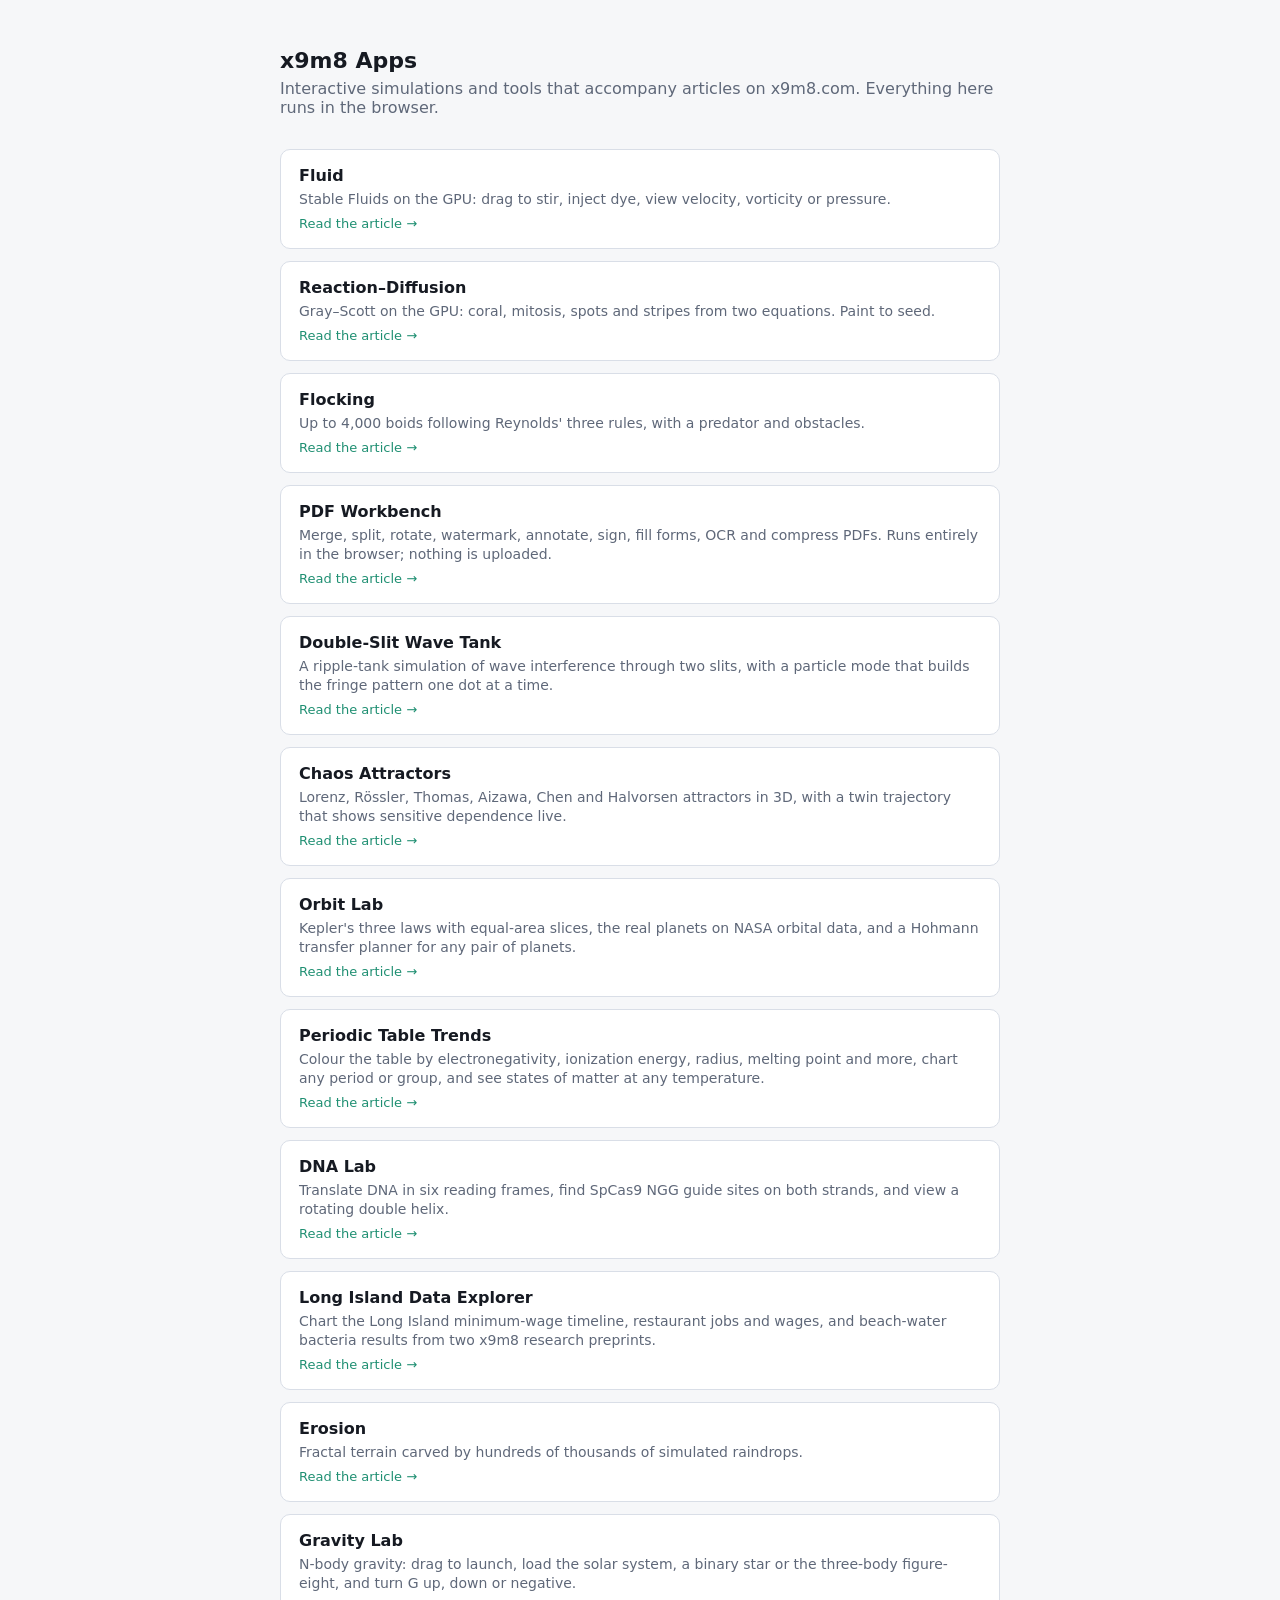
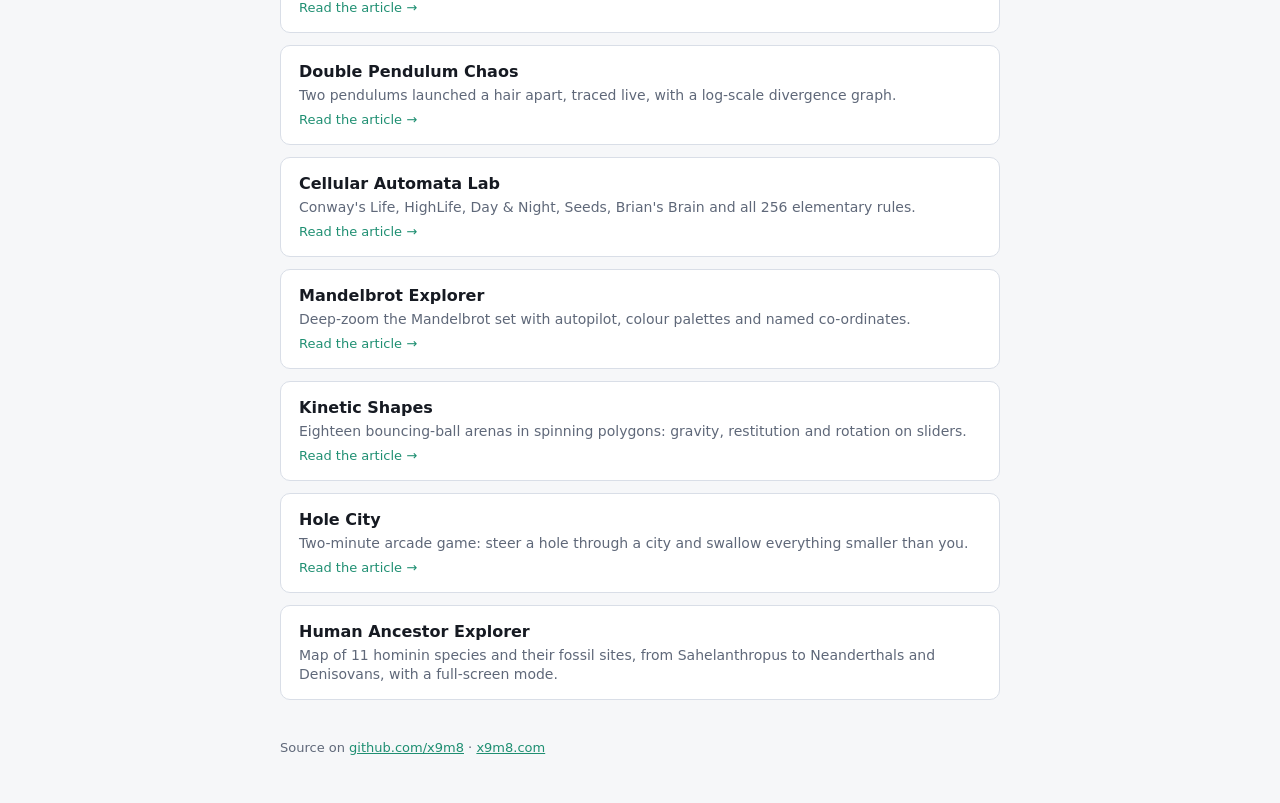
<file: index.html>
<!doctype html>
<html lang="en">
<head>
<meta charset="utf-8">
<meta name="viewport" content="width=device-width, initial-scale=1">
<title>x9m8 Apps</title>
<meta name="description" content="Browser apps and simulations built by Peter Kalafatis for x9m8.com.">
<style>
  :root { --bg:#0f1115; --panel:#171a21; --line:#2a3140; --text:#e6e9ef; --muted:#8b93a7; --accent:#5ad1b0; }
  @media (prefers-color-scheme: light) { :root { --bg:#f6f7f9; --panel:#fff; --line:#d9dee7; --text:#161a22; --muted:#5f6879; --accent:#1f8f72; } }
  body { margin:0; background:var(--bg); color:var(--text); font-family: ui-sans-serif, system-ui, -apple-system, "Segoe UI", Roboto, sans-serif; }
  main { max-width: 720px; margin: 0 auto; padding: 48px 16px; }
  h1 { font-size: 22px; margin: 0 0 6px; }
  p.lead { color: var(--muted); margin: 0 0 32px; }
  a.card { display:block; background:var(--panel); border:1px solid var(--line); border-radius:10px; padding:16px 18px; color:inherit; text-decoration:none; margin-bottom:12px; }
  a.card:hover, div.card:hover { border-color: var(--accent); }
  div.card { background:var(--panel); border:1px solid var(--line); border-radius:10px; padding:16px 18px; margin-bottom:12px; }
  div.card a.open { display:block; color:inherit; text-decoration:none; }
  div.card b { display:block; margin-bottom:4px; }
  div.card span { color: var(--muted); font-size: 14px; }
  div.card a.read { display:inline-block; margin-top:8px; font-size:13px; color:var(--accent); text-decoration:none; }
  div.card a.read:hover { text-decoration:underline; }
  a.card b { display:block; margin-bottom:4px; }
  a.card span { color: var(--muted); font-size: 14px; }
  footer { margin-top: 40px; color: var(--muted); font-size: 13px; }
  footer a { color: var(--accent); }
</style>
</head>
<body>
<main>
  <h1>x9m8 Apps</h1>
  <p class="lead">Interactive simulations and tools that accompany articles on x9m8.com. Everything here runs in the browser.</p>
  <div class="card"><a class="open" href="/fluid/"><b>Fluid</b><span>Stable Fluids on the GPU: drag to stir, inject dye, view velocity, vorticity or pressure.</span></a><a class="read" href="https://x9m8.com/fluid-simulator-navier-stokes-stable-fluids-browser/">Read the article &rarr;</a></div>
  <div class="card"><a class="open" href="/reaction-diffusion/"><b>Reaction–Diffusion</b><span>Gray–Scott on the GPU: coral, mitosis, spots and stripes from two equations. Paint to seed.</span></a><a class="read" href="https://x9m8.com/reaction-diffusion-simulator-turing-patterns-gray-scott/">Read the article &rarr;</a></div>
  <div class="card"><a class="open" href="/flocking/"><b>Flocking</b><span>Up to 4,000 boids following Reynolds' three rules, with a predator and obstacles.</span></a><a class="read" href="https://x9m8.com/flocking-simulation-boids-starling-murmuration/">Read the article &rarr;</a></div>
  <div class="card"><a class="open" href="/pdf-workbench/"><b>PDF Workbench</b><span>Merge, split, rotate, watermark, annotate, sign, fill forms, OCR and compress PDFs. Runs entirely in the browser; nothing is uploaded.</span></a><a class="read" href="https://x9m8.com/pdf-workbench-free-browser-pdf-editor-no-upload/">Read the article &rarr;</a></div>
  <div class="card"><a class="open" href="/double-slit/"><b>Double-Slit Wave Tank</b><span>A ripple-tank simulation of wave interference through two slits, with a particle mode that builds the fringe pattern one dot at a time.</span></a><a class="read" href="https://x9m8.com/double-slit-experiment-wave-interference-simulator/">Read the article &rarr;</a></div>
  <div class="card"><a class="open" href="/chaos-attractors/"><b>Chaos Attractors</b><span>Lorenz, R&ouml;ssler, Thomas, Aizawa, Chen and Halvorsen attractors in 3D, with a twin trajectory that shows sensitive dependence live.</span></a><a class="read" href="https://x9m8.com/lorenz-attractor-chaos-simulator-rossler-thomas-aizawa/">Read the article &rarr;</a></div>
  <div class="card"><a class="open" href="/orbit-lab/"><b>Orbit Lab</b><span>Kepler's three laws with equal-area slices, the real planets on NASA orbital data, and a Hohmann transfer planner for any pair of planets.</span></a><a class="read" href="https://x9m8.com/orbit-lab-kepler-laws-planets-hohmann-transfer-mars/">Read the article &rarr;</a></div>
  <div class="card"><a class="open" href="/periodic-trends/"><b>Periodic Table Trends</b><span>Colour the table by electronegativity, ionization energy, radius, melting point and more, chart any period or group, and see states of matter at any temperature.</span></a><a class="read" href="https://x9m8.com/periodic-table-trends-electronegativity-ionization-energy-radius/">Read the article &rarr;</a></div>
  <div class="card"><a class="open" href="/dna-lab/"><b>DNA Lab</b><span>Translate DNA in six reading frames, find SpCas9 NGG guide sites on both strands, and view a rotating double helix.</span></a><a class="read" href="https://x9m8.com/dna-lab-codon-translator-crispr-guide-finder-helix/">Read the article &rarr;</a></div>
  <div class="card"><a class="open" href="/long-island-explorer/"><b>Long Island Data Explorer</b><span>Chart the Long Island minimum-wage timeline, restaurant jobs and wages, and beach-water bacteria results from two x9m8 research preprints.</span></a><a class="read" href="https://x9m8.com/long-island-data-explorer-minimum-wage-restaurants-beach-water/">Read the article &rarr;</a></div>
  <div class="card"><a class="open" href="/erosion/"><b>Erosion</b><span>Fractal terrain carved by hundreds of thousands of simulated raindrops.</span></a><a class="read" href="https://x9m8.com/erosion-simulator-hydraulic-erosion-terrain-rain/">Read the article &rarr;</a></div>
  <div class="card"><a class="open" href="/gravity-lab/"><b>Gravity Lab</b><span>N-body gravity: drag to launch, load the solar system, a binary star or the three-body figure-eight, and turn G up, down or negative.</span></a><a class="read" href="https://x9m8.com/gravity-lab-n-body-simulator-three-body-figure-eight/">Read the article &rarr;</a></div>
  <div class="card"><a class="open" href="/double-pendulum/"><b>Double Pendulum Chaos</b><span>Two pendulums launched a hair apart, traced live, with a log-scale divergence graph.</span></a><a class="read" href="https://x9m8.com/double-pendulum-chaos-simulator-lyapunov/">Read the article &rarr;</a></div>
  <div class="card"><a class="open" href="/cellular-automata/"><b>Cellular Automata Lab</b><span>Conway's Life, HighLife, Day &amp; Night, Seeds, Brian's Brain and all 256 elementary rules.</span></a><a class="read" href="https://x9m8.com/cellular-automata-game-of-life-rule-30-rule-110-simulator/">Read the article &rarr;</a></div>
  <div class="card"><a class="open" href="/mandalbrot/"><b>Mandelbrot Explorer</b><span>Deep-zoom the Mandelbrot set with autopilot, colour palettes and named co-ordinates.</span></a><a class="read" href="https://x9m8.com/mandelbrot-set-explorer-zoom-fractal-browser/">Read the article &rarr;</a></div>
  <div class="card"><a class="open" href="/Shapes2/"><b>Kinetic Shapes</b><span>Eighteen bouncing-ball arenas in spinning polygons: gravity, restitution and rotation on sliders.</span></a><a class="read" href="https://x9m8.com/kinetic-shapes-physics-sandbox-coefficient-of-restitution/">Read the article &rarr;</a></div>
  <div class="card"><a class="open" href="/hole2/"><b>Hole City</b><span>Two-minute arcade game: steer a hole through a city and swallow everything smaller than you.</span></a><a class="read" href="https://x9m8.com/hole-city-browser-game-hole-io-donut-county/">Read the article &rarr;</a></div>
  <div class="card"><a class="open" href="/human-ancestor-explorer/"><b>Human Ancestor Explorer</b><span>Map of 11 hominin species and their fossil sites, from Sahelanthropus to Neanderthals and Denisovans, with a full-screen mode.</span></a></div>
  <footer>Source on <a href="https://github.com/x9m8">github.com/x9m8</a> · <a href="https://x9m8.com">x9m8.com</a></footer>
</main>
</body>
</html>
</file>
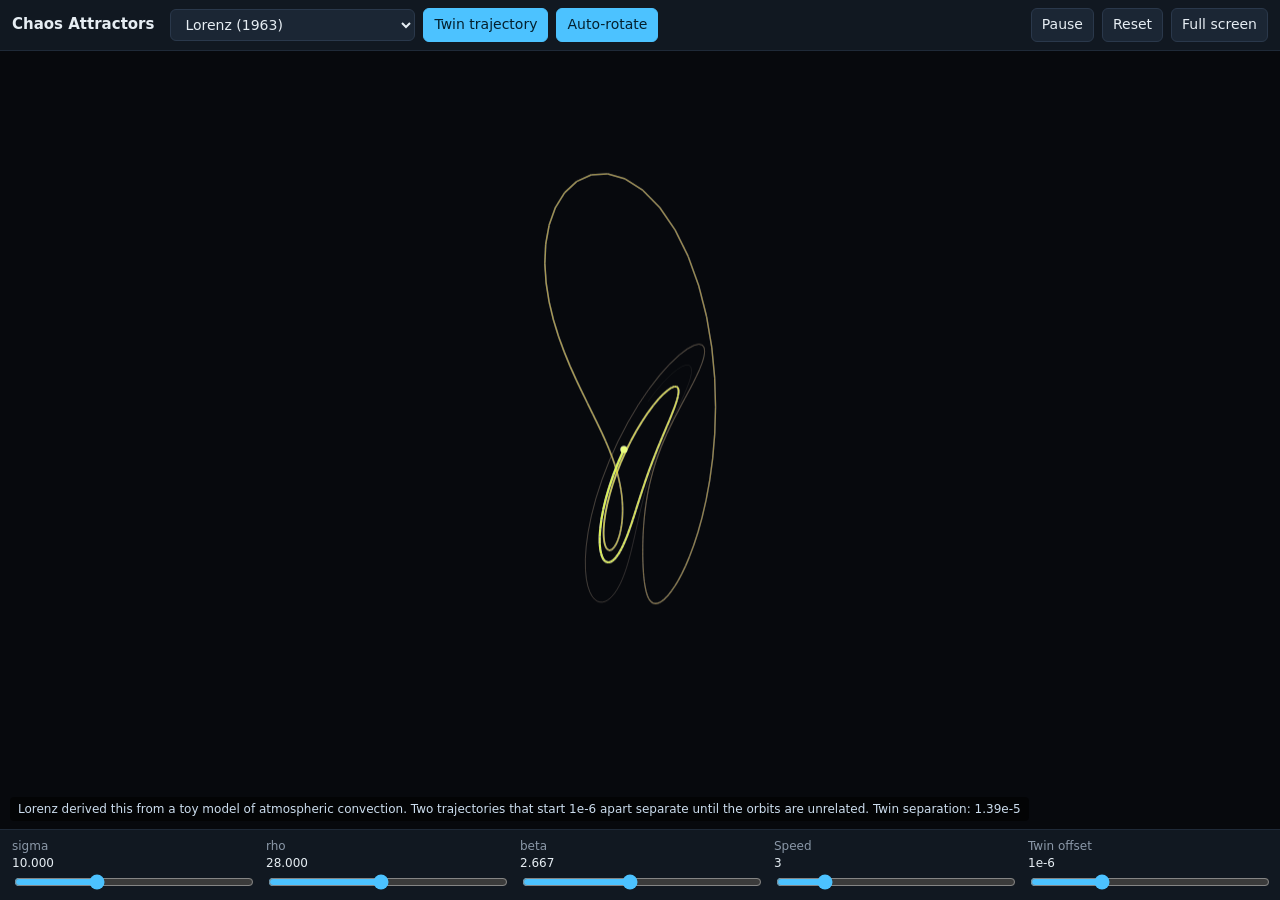
<file: chaos-attractors/index.html>
<!doctype html>
<html lang="en">
<head>
<meta charset="utf-8">
<meta name="viewport" content="width=device-width,initial-scale=1">
<title>Chaos Attractors | x9m8</title>
<style>
:root{--bg:#07090d;--panel:#111821;--ink:#e6edf3;--mute:#8b98a8;--acc:#4cc2ff}
*{box-sizing:border-box}
html,body{margin:0;height:100%;background:var(--bg);color:var(--ink);font:14px/1.4 system-ui,Segoe UI,Roboto,sans-serif}
#app{display:flex;flex-direction:column;height:100%}
header{display:flex;align-items:center;gap:8px;padding:8px 12px;background:var(--panel);border-bottom:1px solid #1f2a38;flex-wrap:wrap}
header h1{font-size:15px;margin:0 8px 0 0;font-weight:600}
.sp{flex:1}
button,select{background:#1b2634;color:var(--ink);border:1px solid #2a384b;border-radius:6px;padding:6px 10px;font:inherit;cursor:pointer}
button:hover,select:hover{border-color:var(--acc)}
button.on{background:var(--acc);color:#04202e;border-color:var(--acc)}
#stage{flex:1;position:relative;min-height:0;touch-action:none}
canvas{position:absolute;inset:0;width:100%;height:100%}
#info{position:absolute;left:10px;bottom:8px;font-size:12px;color:#cde;background:#0009;padding:4px 8px;border-radius:4px;pointer-events:none;max-width:90%}
#ctl{display:grid;grid-template-columns:repeat(auto-fit,minmax(140px,1fr));gap:6px 14px;padding:8px 12px;background:var(--panel);border-top:1px solid #1f2a38}
#ctl label{display:flex;flex-direction:column;font-size:12px;color:var(--mute)}
#ctl label b{color:var(--ink);font-weight:500}
input[type=range]{width:100%;accent-color:var(--acc)}
</style>
</head>
<body>
<div id="app">
<header>
<h1>Chaos Attractors</h1>
<select id="sys"></select>
<button id="bTwin" class="on">Twin trajectory</button>
<button id="bSpin" class="on">Auto-rotate</button>
<span class="sp"></span>
<button id="bPause">Pause</button>
<button id="bReset">Reset</button>
<button id="bFS">Full screen</button>
</header>
<div id="stage"><canvas id="c"></canvas><div id="info"></div></div>
<div id="ctl"></div>
</div>
<script>
(()=>{
const $=id=>document.getElementById(id);
// Each system: derivative function, parameters, start state, view scale and centre
const SYS={
 lorenz:{name:'Lorenz (1963)',p:{sigma:[10,0,30,.1],rho:[28,0,60,.1],beta:[8/3,0,6,.01]},x0:[1,1,1],scale:30,ctr:[0,0,25],dt:.005,
  f:(s,p)=>[p.sigma*(s[1]-s[0]),s[0]*(p.rho-s[2])-s[1],s[0]*s[1]-p.beta*s[2]],
  note:'Lorenz derived this from a toy model of atmospheric convection. Two trajectories that start 1e-6 apart separate until the orbits are unrelated.'},
 rossler:{name:'Rössler',p:{a:[.2,0,.5,.005],b:[.2,0,.5,.005],c:[5.7,2,14,.05]},x0:[1,1,1],scale:13,ctr:[0,0,8],dt:.01,
  f:(s,p)=>[-s[1]-s[2],s[0]+p.a*s[1],p.b+s[2]*(s[0]-p.c)],
  note:'Rössler designed this as the simplest flow with chaos: one spiral plus an occasional fold. Raise c to watch it go from a loop to a period-doubling cascade and chaos.'},
 thomas:{name:'Thomas cyclically symmetric',p:{b:[.208186,0,.4,.001]},x0:[.1,0,0],scale:4.2,ctr:[0,0,0],dt:.05,
  f:(s,p)=>[Math.sin(s[1])-p.b*s[0],Math.sin(s[2])-p.b*s[1],Math.sin(s[0])-p.b*s[2]],
  note:'The parameter b sets how dissipative the system is. At 0.208 the motion is chaotic; as b rises it calms into limit cycles and eventually a fixed point. At b near 0 it wanders the whole space.'},
 aizawa:{name:'Aizawa',p:{a:[.95,.5,1.2,.005],b:[.7,.2,1.2,.005],c:[.6,.2,1,.005],d:[3.5,1,6,.05],e:[.25,0,.6,.005],f:[.1,0,.3,.005]},x0:[.1,0,0],scale:1.9,ctr:[0,0,.3],dt:.01,
  f:(s,p)=>[(s[2]-p.b)*s[0]-p.d*s[1],p.d*s[0]+(s[2]-p.b)*s[1],p.c+p.a*s[2]-s[2]**3/3-(s[0]*s[0]+s[1]*s[1])*(1+p.e*s[2])+p.f*s[2]*s[0]**3],
  note:'A spherical, ball-with-a-tube attractor. The shape changes noticeably with a few of the sliders.'},
 chen:{name:'Chen',p:{a:[35,20,45,.1],b:[3,1,6,.05],c:[28,15,35,.1]},x0:[-3,2,20],scale:30,ctr:[0,0,25],dt:.002,
  f:(s,p)=>[p.a*(s[1]-s[0]),(p.c-p.a)*s[0]-s[0]*s[2]+p.c*s[1],s[0]*s[1]-p.b*s[2]],
  note:'A cousin of Lorenz with a different sign structure in one term: two lobes again, but the paths cross differently.'},
 halvorsen:{name:'Halvorsen',p:{a:[1.89,1,2.5,.01]},x0:[-1.48,-1.51,2.04],scale:14,ctr:[0,0,0],dt:.005,
  f:(s,p)=>[-p.a*s[0]-4*s[1]-4*s[2]-s[1]*s[1],-p.a*s[1]-4*s[2]-4*s[0]-s[2]*s[2],-p.a*s[2]-4*s[0]-4*s[1]-s[0]*s[0]],
  note:'Three-fold symmetric: the same equation rotated through x, y and z, so it winds three arms around the origin.'}
};
let cur='lorenz',params={},A,B,trailA=[],trailB=[],twin=true,spin=true,paused=false,yaw=.6,pitch=.35,zoom=1,sep0=1e-6;
const MAX=4500;
function loadSys(k){cur=k;const S=SYS[k];params={};for(const q in S.p)params[q]=S.p[q][0];buildCtl();resetState();$('info').textContent=S.note}
function resetState(){const S=SYS[cur];A=S.x0.slice();B=S.x0.slice();B[0]+=sep0;trailA=[];trailB=[];
  // run a short warm-up so the trajectory is on the attractor
  for(let i=0;i<4000;i++){A=rk4(A,S.dt);B=rk4(B,S.dt)} B=A.slice();B[0]+=sep0;}
function rk4(s,h){const S=SYS[cur],f=S.f,p=params;const k1=f(s,p);const s2=s.map((v,i)=>v+h/2*k1[i]);const k2=f(s2,p);const s3=s.map((v,i)=>v+h/2*k2[i]);const k3=f(s3,p);const s4=s.map((v,i)=>v+h*k3[i]);const k4=f(s4,p);return s.map((v,i)=>v+h/6*(k1[i]+2*k2[i]+2*k3[i]+k4[i]))}
function buildCtl(){const box=$('ctl');box.innerHTML='';const S=SYS[cur];
  for(const q in S.p){const [v,mn,mx,st]=S.p[q];const l=document.createElement('label');l.innerHTML=`${q} <b id="v_${q}">${(+v).toFixed(3)}</b>`;const r=document.createElement('input');r.type='range';r.min=mn;r.max=mx;r.step=st;r.value=v;r.oninput=()=>{params[q]=+r.value;$('v_'+q).textContent=(+r.value).toFixed(3);trailA=[];trailB=[]};l.appendChild(r);box.appendChild(l)}
  const l=document.createElement('label');l.innerHTML='Speed <b id="v_sp">3</b>';const r=document.createElement('input');r.type='range';r.min=1;r.max=12;r.step=1;r.value=3;r.oninput=()=>{speed=+r.value;$('v_sp').textContent=speed};l.appendChild(r);box.appendChild(l);
  const l2=document.createElement('label');l2.innerHTML='Twin offset <b id="v_sep">1e-6</b>';const r2=document.createElement('input');r2.type='range';r2.min=-8;r2.max=-1;r2.step=.5;r2.value=-6;r2.oninput=()=>{sep0=Math.pow(10,+r2.value);$('v_sep').textContent='1e'+r2.value;resetState()};l2.appendChild(r2);box.appendChild(l2)}
let speed=3;
const cv=$('c'),cx=cv.getContext('2d');
function proj(p){const S=SYS[cur];const x=p[0]-S.ctr[0],y=p[1]-S.ctr[1],z=p[2]-S.ctr[2];
  const cy=Math.cos(yaw),sy=Math.sin(yaw),cp=Math.cos(pitch),sp=Math.sin(pitch);
  const x1=x*cy-y*sy,y1=x*sy+y*cy;const y2=y1*cp-z*sp,z2=y1*sp+z*cp;
  const sc=Math.min(cv.width,cv.height)/(S.scale*3.2)*zoom;
  return [cv.width/2+x1*sc,cv.height/2-z2*sc*1+y2*0,z2]}
function proj2(p){ // top-down tilt: x on screen horizontal, z vertical, y depth for shading
  const S=SYS[cur];const x=p[0]-S.ctr[0],y=p[1]-S.ctr[1],z=p[2]-S.ctr[2];
  const cy=Math.cos(yaw),sy=Math.sin(yaw),cp=Math.cos(pitch),sp=Math.sin(pitch);
  const x1=x*cy-y*sy,y1=x*sy+y*cy;const vy=z*cp-y1*sp,depth=z*sp+y1*cp;
  const sc=Math.min(cv.width,cv.height)*0.44/S.scale*zoom;
  return [cv.width/2+x1*sc,cv.height/2-vy*sc,depth]}
function draw(){
  const r=cv.getBoundingClientRect(),dpr=devicePixelRatio||1;const w=Math.round(r.width*dpr),h=Math.round(r.height*dpr);if(cv.width!==w||cv.height!==h){cv.width=w;cv.height=h}
  cx.fillStyle='#07090d';cx.fillRect(0,0,cv.width,cv.height);
  const S=SYS[cur];
  const drawTrail=(t,hue)=>{
    const n=t.length;if(n<2)return;
    for(let i=1;i<n;i++){
      const a=proj2(t[i-1]),b=proj2(t[i]);const age=i/n;
      cx.strokeStyle=`hsla(${hue+age*50},90%,${40+age*25}%,${0.12+age*0.88})`;cx.lineWidth=(0.6+age*1.6)*dpr;
      cx.beginPath();cx.moveTo(a[0],a[1]);cx.lineTo(b[0],b[1]);cx.stroke();
    }
    const e=proj2(t[n-1]);cx.fillStyle=`hsl(${hue+50},100%,75%)`;cx.beginPath();cx.arc(e[0],e[1],3.5*dpr,0,6.3);cx.fill();
  };
  drawTrail(trailA,200);
  if(twin)drawTrail(trailB,20);
  if(twin){const d=Math.hypot(A[0]-B[0],A[1]-B[1],A[2]-B[2]);$('info').textContent=S.note+'  Twin separation: '+d.toExponential(2)}
}
let drag=null;
cv.addEventListener('pointerdown',e=>{drag=[e.clientX,e.clientY];cv.setPointerCapture(e.pointerId);spin=false;$('bSpin').classList.remove('on')});
cv.addEventListener('pointermove',e=>{if(!drag)return;yaw+=(e.clientX-drag[0])*.008;pitch=Math.max(-1.4,Math.min(1.4,pitch+(e.clientY-drag[1])*.008));drag=[e.clientX,e.clientY]});
cv.addEventListener('pointerup',()=>drag=null);
cv.addEventListener('wheel',e=>{e.preventDefault();zoom=Math.max(.3,Math.min(4,zoom*(e.deltaY<0?1.1:.9)))},{passive:false});
function frame(){
  if(!paused){const S=SYS[cur];
    for(let i=0;i<speed*4;i++){A=rk4(A,S.dt);if(twin)B=rk4(B,S.dt);
      if(i%2==0){trailA.push(A.slice());if(twin)trailB.push(B.slice())}}
    if(trailA.length>MAX)trailA.splice(0,trailA.length-MAX);if(trailB.length>MAX)trailB.splice(0,trailB.length-MAX);
    if(!isFinite(A[0])||Math.abs(A[0])>1e6){resetState()}
    if(spin)yaw+=.004}
  draw();requestAnimationFrame(frame)}
const sel=$('sys');for(const k in SYS){const o=document.createElement('option');o.value=k;o.textContent=SYS[k].name;sel.appendChild(o)}
sel.onchange=()=>loadSys(sel.value);
$('bTwin').onclick=e=>{twin=!twin;e.target.classList.toggle('on',twin);if(twin){B=A.slice();B[0]+=sep0;trailB=[]}};
$('bSpin').onclick=e=>{spin=!spin;e.target.classList.toggle('on',spin)};
$('bPause').onclick=e=>{paused=!paused;e.target.textContent=paused?'Play':'Pause'};
$('bReset').onclick=resetState;
$('bFS').onclick=()=>{const el=document.documentElement;if(document.fullscreenElement||document.webkitFullscreenElement){(document.exitFullscreen||document.webkitExitFullscreen).call(document)}else{(el.requestFullscreen||el.webkitRequestFullscreen).call(el)}};
loadSys('lorenz');frame();
})();
</script>
</body>
</html>
</file>
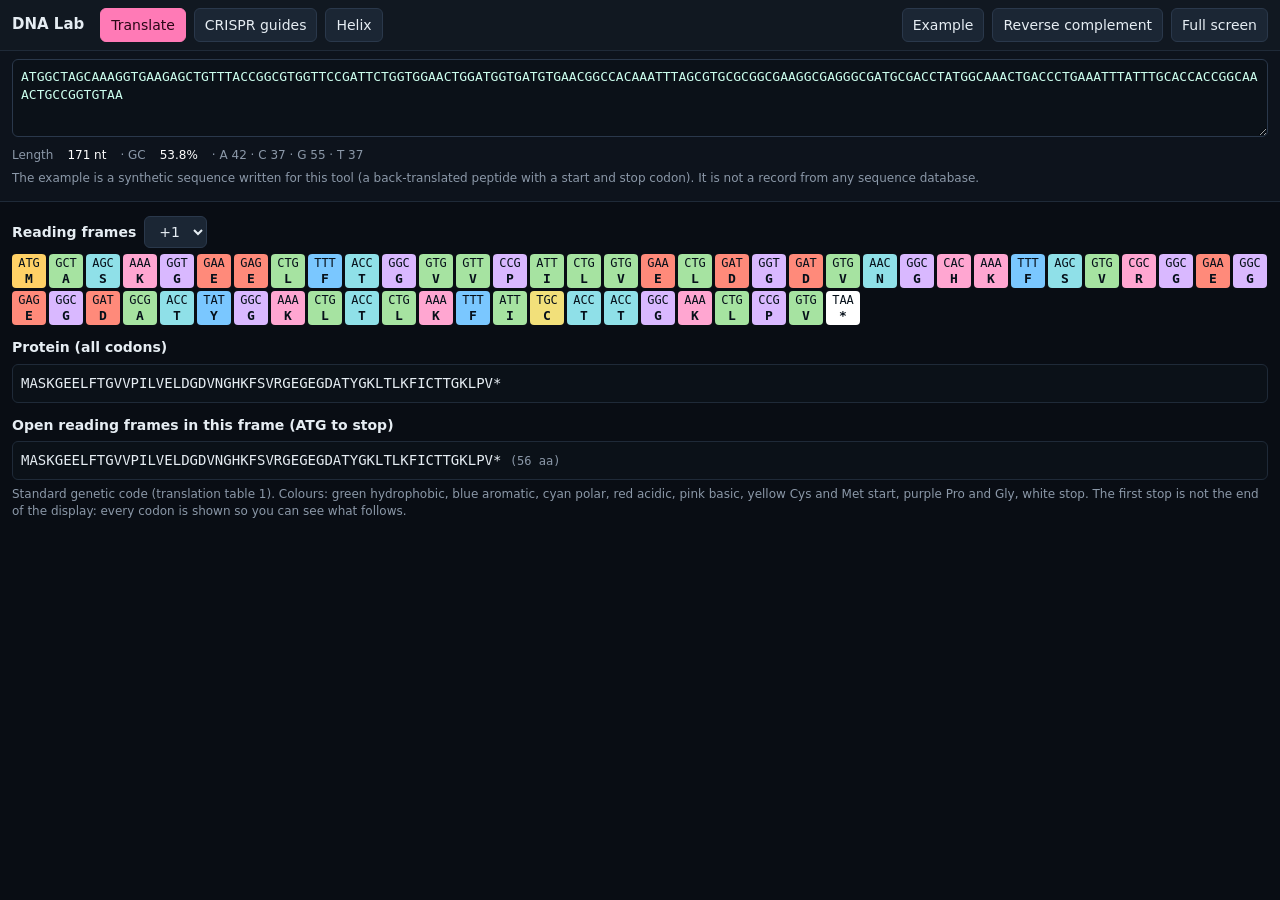
<file: dna-lab/index.html>
<!doctype html>
<html lang="en">
<head>
<meta charset="utf-8">
<meta name="viewport" content="width=device-width,initial-scale=1">
<title>DNA Lab | x9m8</title>
<style>
:root{--bg:#090d14;--panel:#111821;--ink:#e6edf3;--mute:#8b98a8;--acc:#ff7ab6}
*{box-sizing:border-box}
html,body{margin:0;height:100%;background:var(--bg);color:var(--ink);font:14px/1.45 system-ui,Segoe UI,Roboto,sans-serif}
#app{display:flex;flex-direction:column;height:100%}
header{display:flex;align-items:center;gap:8px;padding:8px 12px;background:var(--panel);border-bottom:1px solid #1f2a38;flex-wrap:wrap}
header h1{font-size:15px;margin:0 8px 0 0;font-weight:600}
.sp{flex:1}
button,select{background:#1b2634;color:var(--ink);border:1px solid #2a384b;border-radius:6px;padding:6px 10px;font:inherit;cursor:pointer}
button:hover{border-color:var(--acc)}
button.on{background:var(--acc);color:#2a0716;border-color:var(--acc)}
#seqbox{padding:8px 12px;background:#0d131c;border-bottom:1px solid #1f2a38}
textarea{width:100%;height:78px;background:#0b1118;color:#cfe;border:1px solid #2a384b;border-radius:6px;padding:8px;font:13px/1.4 ui-monospace,Consolas,monospace;resize:vertical}
#meta{font-size:12px;color:var(--mute);margin-top:4px;display:flex;gap:14px;flex-wrap:wrap}
#meta b{color:#fff;font-weight:500}
main{flex:1;overflow:auto;padding:10px 12px;min-height:0}
.mono{font-family:ui-monospace,Consolas,monospace}
.codons{display:flex;flex-wrap:wrap;gap:3px;margin:6px 0}
.cod{border-radius:4px;padding:2px 4px;text-align:center;font:12px/1.2 ui-monospace,Consolas,monospace;min-width:34px;color:#06101a}
.cod i{display:block;font-style:normal;font-weight:700;font-size:13px}
.protein{word-break:break-all;font:14px/1.5 ui-monospace,Consolas,monospace;background:#0b1118;border:1px solid #1f2a38;border-radius:6px;padding:8px;margin:6px 0}
table{border-collapse:collapse;width:100%;font-size:13px}
th,td{padding:4px 6px;border-bottom:1px solid #1b2634;text-align:left}
th{color:var(--mute);font-weight:500;font-size:11px;text-transform:uppercase;letter-spacing:.06em}
td.seq{font:12px ui-monospace,Consolas,monospace}
.pam{color:#ff7ab6;font-weight:700}
.warn{color:#ffb454}
.note{color:var(--mute);font-size:12px;margin:6px 0}
canvas{width:100%;height:340px;display:block;background:#0b1118;border-radius:8px}
h3{margin:12px 0 4px;font-size:14px}
.row{display:flex;gap:8px;align-items:center;flex-wrap:wrap;margin:4px 0}
</style>
</head>
<body>
<div id="app">
<header>
<h1>DNA Lab</h1>
<button id="tT" class="on">Translate</button>
<button id="tC">CRISPR guides</button>
<button id="tH">Helix</button>
<span class="sp"></span>
<button id="bEx">Example</button>
<button id="bRev">Reverse complement</button>
<button id="bFS">Full screen</button>
</header>
<div id="seqbox">
<textarea id="seq" spellcheck="false" placeholder="Paste DNA or RNA (A, C, G, T/U). FASTA headers and numbers are ignored."></textarea>
<div id="meta"></div>
<div class="note">The example is a synthetic sequence written for this tool (a back-translated peptide with a start and stop codon). It is not a record from any sequence database.</div>
</div>
<main id="out"></main>
</div>
<script>
(()=>{
const $=id=>document.getElementById(id);
// Standard genetic code (NCBI translation table 1); codon order T,C,A,G in each position
const AA='FFLLSSSSYY**CC*WLLLLPPPPHHQQRRRRIIIMTTTTNNKKSSRRVVVVAAAADDEEGGGG';
const B='TCAG';const CODE={};
for(let i=0;i<4;i++)for(let j=0;j<4;j++)for(let k=0;k<4;k++)CODE[B[i]+B[j]+B[k]]=AA[i*16+j*4+k];
const NAME={A:'Ala',R:'Arg',N:'Asn',D:'Asp',C:'Cys',E:'Glu',Q:'Gln',G:'Gly',H:'His',I:'Ile',L:'Leu',K:'Lys',M:'Met',F:'Phe',P:'Pro',S:'Ser',T:'Thr',W:'Trp',Y:'Tyr',V:'Val','*':'Stop'};
const CLS={A:'#a6e3a1',V:'#a6e3a1',L:'#a6e3a1',I:'#a6e3a1',M:'#ffd166',F:'#7ac7ff',W:'#7ac7ff',Y:'#7ac7ff',P:'#d9b8ff',G:'#d9b8ff',S:'#8fe0e8',T:'#8fe0e8',C:'#f2e07a',N:'#8fe0e8',Q:'#8fe0e8',D:'#ff8a7a',E:'#ff8a7a',K:'#ffa6d1',R:'#ffa6d1',H:'#ffa6d1','*':'#ffffff'};
const EX=(()=>{ // made-up example ORF built from a fixed codon list so it is reproducible
 const c=['ATG','GCT','AGC','AAA','GGT','GAA','GAG','CTG','TTT','ACC','GGC','GTG','GTT','CCG','ATT','CTG','GTG','GAA','CTG','GAT','GGT','GAT','GTG','AAC','GGC','CAC','AAA','TTT','AGC','GTG','CGC','GGC','GAA','GGC','GAG','GGC','GAT','GCG','ACC','TAT','GGC','AAA','CTG','ACC','CTG','AAA','TTT','ATT','TGC','ACC','ACC','GGC','AAA','CTG','CCG','GTG','TAA'];return c.join('')})();
let tab='T';
function clean(s){s=s.replace(/^>.*$/gm,'');return s.toUpperCase().replace(/U/g,'T').replace(/[^ACGT]/g,'')}
function rc(s){const m={A:'T',T:'A',C:'G',G:'C'};return s.split('').reverse().map(x=>m[x]).join('')}
function gc(s){if(!s.length)return 0;let n=0;for(const x of s)if(x==='G'||x==='C')n++;return n/s.length}
function trans(s,f){let p='';for(let i=f;i+3<=s.length;i+=3)p+=CODE[s.slice(i,i+3)];return p}
function tm(s){ // Wallace rule for short oligos (<14 nt), otherwise a basic GC-based estimate
 let a=0,t=0,g=0,c=0;for(const x of s){if(x==='A')a++;else if(x==='T')t++;else if(x==='G')g++;else c++}
 if(s.length<14)return 2*(a+t)+4*(g+c);return 64.9+41*(g+c-16.4)/s.length}
function meta(s){$('meta').innerHTML=`Length <b>${s.length} nt</b> &middot; GC <b>${(gc(s)*100).toFixed(1)}%</b> &middot; A ${[...s].filter(x=>x==='A').length} &middot; C ${[...s].filter(x=>x==='C').length} &middot; G ${[...s].filter(x=>x==='G').length} &middot; T ${[...s].filter(x=>x==='T').length}`}
function renderT(s){
 let h='<div class="row"><b>Reading frames</b> <select id="frame"><option value="0">+1</option><option value="1">+2</option><option value="2">+3</option><option value="3">&minus;1</option><option value="4">&minus;2</option><option value="5">&minus;3</option></select></div>';
 h+='<div id="frameout"></div><div class="note">Standard genetic code (translation table 1). Colours: green hydrophobic, blue aromatic, cyan polar, red acidic, pink basic, yellow Cys and Met start, purple Pro and Gly, white stop. The first stop is not the end of the display: every codon is shown so you can see what follows.</div>';
 $('out').innerHTML=h;
 const fr=$('frame');fr.onchange=()=>draw();
 function draw(){
  const f=+fr.value;const seq=f<3?s:rc(s);const off=f%3;
  let cods='';const prot=trans(seq,off);
  for(let i=off;i+3<=seq.length;i+=3){const c=seq.slice(i,i+3),a=CODE[c];cods+=`<div class="cod" style="background:${CLS[a]}" title="${NAME[a]}"><span>${c}</span><i>${a}</i></div>`}
  const orf=[];let cur='';let started=false;for(const a of prot){if(a==='M')started=true;if(started)cur+=a;if(a==='*'&&started){orf.push(cur);cur='';started=false}}
  $('frameout').innerHTML=`<div class="codons">${cods||'<span class="note">Need at least 3 nucleotides.</span>'}</div><h3>Protein (all codons)</h3><div class="protein">${prot||'&nbsp;'}</div><h3>Open reading frames in this frame (ATG to stop)</h3>`+(orf.length?orf.map(o=>`<div class="protein">${o} <span class="note">(${o.length-1} aa)</span></div>`).join(''):'<div class="note">None: no ATG followed by a stop codon in this frame.</div>')
 }
 draw();
}
function guides(s){
 const out=[];
 const scan=(seq,strand)=>{for(let i=21;i+2<seq.length;i++){ // protospacer seq[i-20..i-1], PAM seq[i..i+2]=NGG
   if(seq[i+1]==='G'&&seq[i+2]==='G'){const g=seq.slice(i-20,i),pam=seq.slice(i,i+3);
     const pos=strand==='+'?i-20:s.length-i; // start (1-based) in the forward sequence of the protospacer footprint
     out.push({strand,g,pam,start:strand==='+'?(i-20)+1:(s.length-i)+1,cut:strand==='+'?i-3:s.length-i+3,gc:gc(g)})}}};
 scan(s,'+');scan(rc(s),'-');
 return out.sort((a,b)=>a.start-b.start);
}
function renderC(s){
 const L=guides(s);
 let h='<div class="note">Finds 20-nt protospacers followed by an NGG PAM for <i>Streptococcus pyogenes</i> Cas9 on both strands. SpCas9 cuts about 3 bp upstream of the PAM. Only a few simple flags are applied below; there is no off-target or efficiency prediction, so these are starting points for design, not validated guides.</div>';
 if(!L.length){h+='<div class="note">No NGG sites with 20 nt of upstream sequence found. Try a longer sequence.</div>';$('out').innerHTML=h;return}
 h+=`<div class="row"><b>${L.length} candidate sites</b></div><table><tr><th>#</th><th>Strand</th><th>Start</th><th>Guide (5&prime;&rarr;3&prime;) + PAM</th><th>GC</th><th>Flags</th></tr>`;
 L.forEach((x,i)=>{const fl=[];if(x.gc<.4||x.gc>.7)fl.push('GC outside 40&ndash;70%');if(/TTTT/.test(x.g))fl.push('TTTT (U6 terminator)');if(/(.)\1{4,}/.test(x.g))fl.push('homopolymer run');if(x.g[0]!=='G')fl.push('5&prime; not G');
  h+=`<tr><td>${i+1}</td><td>${x.strand}</td><td>${x.start}</td><td class="seq">${x.g}<span class="pam">${x.pam}</span></td><td>${(x.gc*100).toFixed(0)}%</td><td class="warn">${fl.join('; ')||'<span style="color:#a6e3a1">none</span>'}</td></tr>`});
 h+='</table><div class="note">Start is the 1-based position of the guide in the forward sequence you entered. For minus-strand sites, the guide shown is the reverse complement of the forward sequence. The &ldquo;5&prime; not G&rdquo; flag reflects the common convention of a leading G for U6 promoter expression; it is a convention, not a rule.</div>';
 $('out').innerHTML=h;
}
// helix canvas
let raf=0,ph=0;
function renderH(s){
 $('out').innerHTML='<div class="note">A schematic double helix of the first 48 bases of your sequence. Base-pair colours: A-T pink and yellow, G-C blue and green. Real B-DNA turns once every roughly 10.5 base pairs; the picture uses that spacing.</div><canvas id="hx"></canvas>';
 const cv=$('hx');const cx=cv.getContext('2d');
 const seq=s.slice(0,48)||'ATGC';const col={A:'#ff7ab6',T:'#ffd166',G:'#6ec6ff',C:'#7ee0a8'};const comp={A:'T',T:'A',G:'C',C:'G'};
 cancelAnimationFrame(raf);
 const draw=()=>{if(tab!=='H')return;const d=devicePixelRatio||1,r=cv.getBoundingClientRect();if(cv.width!==Math.round(r.width*d)){cv.width=Math.round(r.width*d);cv.height=Math.round(r.height*d)}
  const W=cv.width,H=cv.height;cx.clearRect(0,0,W,H);const n=seq.length;const step=W/(n+2);const mid=H/2,amp=H*.3;ph+=.015;
  const pts=[];
  for(let i=0;i<n;i++){const a=i*2*Math.PI/10.5+ph;const x=step*(i+1);const y1=mid+Math.sin(a)*amp,y2=mid-Math.sin(a)*amp;const z=Math.cos(a);pts.push({x,y1,y2,z,b:seq[i]})}
  // backbones
  for(const k of ['y1','y2']){cx.strokeStyle='#8b98a8';cx.lineWidth=3*d;cx.beginPath();pts.forEach((p,i)=>i?cx.lineTo(p.x,p[k]):cx.moveTo(p.x,p[k]));cx.stroke()}
  // base pairs, back to front
  const ord=[...pts].sort((a,b)=>a.z-b.z);
  for(const p of ord){const m=(p.y1+p.y2)/2;cx.lineWidth=(4+2*p.z)*d;cx.globalAlpha=.55+.45*(p.z+1)/2;
   cx.strokeStyle=col[p.b];cx.beginPath();cx.moveTo(p.x,p.y1);cx.lineTo(p.x,m);cx.stroke();
   cx.strokeStyle=col[comp[p.b]];cx.beginPath();cx.moveTo(p.x,m);cx.lineTo(p.x,p.y2);cx.stroke();cx.globalAlpha=1;
   cx.fillStyle='#e6edf3';cx.font=`${11*d}px ui-monospace,Consolas,monospace`;cx.textAlign='center';
   if(step>14*d){cx.fillText(p.b,p.x,p.y1-8*d);cx.fillText(comp[p.b],p.x,p.y2+16*d)}}
  raf=requestAnimationFrame(draw)};
 draw();
}
function refresh(){const s=clean($('seq').value);meta(s);cancelAnimationFrame(raf);
 if(tab==='T')renderT(s);else if(tab==='C')renderC(s);else renderH(s)}
function setTab(t){tab=t;for(const [k,id] of [['T','tT'],['C','tC'],['H','tH']])$(id).classList.toggle('on',k===t);refresh()}
$('tT').onclick=()=>setTab('T');$('tC').onclick=()=>setTab('C');$('tH').onclick=()=>setTab('H');
$('seq').oninput=refresh;
$('bEx').onclick=()=>{$('seq').value=EX;refresh()};
$('bRev').onclick=()=>{$('seq').value=rc(clean($('seq').value));refresh()};
$('bFS').onclick=()=>{const el=document.documentElement;if(document.fullscreenElement||document.webkitFullscreenElement){(document.exitFullscreen||document.webkitExitFullscreen).call(document)}else{(el.requestFullscreen||el.webkitRequestFullscreen).call(el)}};
$('seq').value=EX;refresh();
})();
</script>
</body>
</html>
</file>
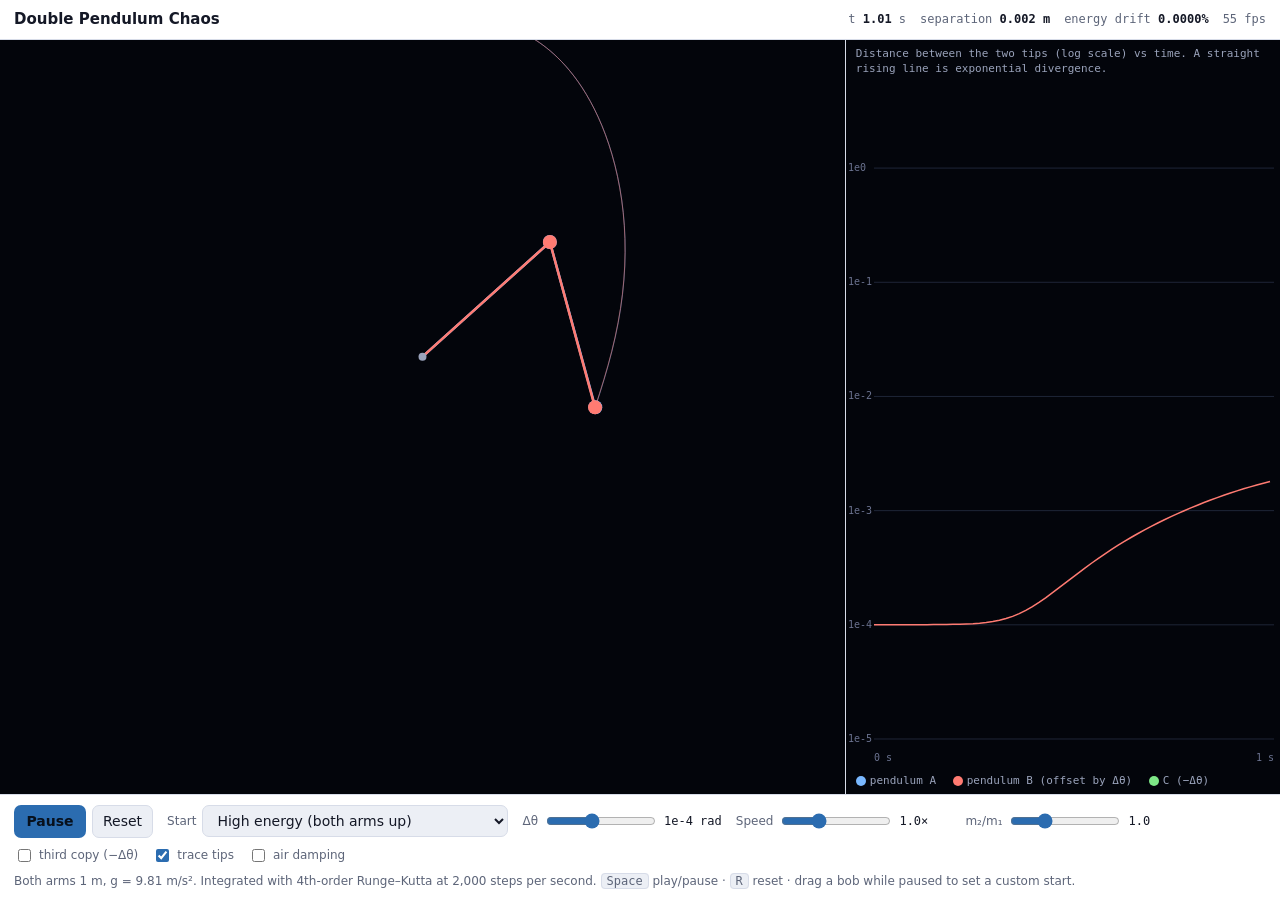
<file: double-pendulum/index.html>
<!doctype html>
<html lang="en">
<head>
<meta charset="utf-8">
<meta name="viewport" content="width=device-width, initial-scale=1">
<title>Double Pendulum Chaos</title>
<meta name="description" content="Two double pendulums launched a hair apart, traced live, with a divergence graph showing sensitive dependence on initial conditions. Drag to set the start.">
<style>
  :root{--bg:#070a12;--panel:#10141f;--panel2:#171c2b;--line:#262d40;--text:#e7eaf2;--muted:#8b93a9;--accent:#79b8ff;--a1:#79b8ff;--a2:#ff7b72;--a3:#7ee787;
    --font:ui-sans-serif,system-ui,-apple-system,"Segoe UI",Roboto,Helvetica,Arial,sans-serif;--mono:ui-monospace,SFMono-Regular,Menlo,Consolas,monospace}
  @media (prefers-color-scheme:light){:root:not([data-theme=dark]){--bg:#f4f6fa;--panel:#fff;--panel2:#eceff5;--line:#d7dce8;--text:#141826;--muted:#5d6579;--accent:#2b6cb0}}
  *{box-sizing:border-box}html,body{margin:0;height:100%}
  body{background:var(--bg);color:var(--text);font-family:var(--font);font-size:14px;line-height:1.4}
  .app{display:grid;grid-template-rows:auto 1fr auto;height:100%;min-height:540px}
  header{display:flex;align-items:center;gap:12px;padding:9px 14px;border-bottom:1px solid var(--line);background:var(--panel);flex-wrap:wrap}
  header h1{font-size:15px;margin:0;font-weight:600}
  .stats{margin-left:auto;font-family:var(--mono);font-size:12px;color:var(--muted);display:flex;gap:14px;flex-wrap:wrap}.stats b{color:var(--text);font-weight:600}
  .stage{display:grid;grid-template-columns:1fr minmax(220px,34%);background:#03050b;overflow:hidden}
  .stage canvas{display:block;width:100%;height:100%}
  #c{cursor:grab;touch-action:none}
  .graphwrap{border-left:1px solid var(--line);display:grid;grid-template-rows:auto 1fr auto;min-height:0}
  .graphwrap .cap{font-family:var(--mono);font-size:11px;color:#9aa3bb;padding:6px 10px}
  .controls{display:flex;flex-wrap:wrap;gap:8px 14px;align-items:center;padding:10px 14px;border-top:1px solid var(--line);background:var(--panel)}
  .group{display:flex;align-items:center;gap:6px}label{color:var(--muted);font-size:12px;white-space:nowrap}
  select,button{font:inherit;color:var(--text);background:var(--panel2);border:1px solid var(--line);border-radius:7px;padding:6px 10px;cursor:pointer}
  button.primary{background:var(--accent);color:#07101c;border-color:transparent;font-weight:600;min-width:72px}button:hover{filter:brightness(1.08)}
  select:focus,button:focus,input:focus{outline:2px solid var(--accent);outline-offset:1px}
  input[type=range]{accent-color:var(--accent);width:110px}.val{font-family:var(--mono);font-size:12px;min-width:52px}
  .toggle{display:flex;align-items:center;gap:5px;color:var(--muted);font-size:12px;cursor:pointer}.toggle input{accent-color:var(--accent)}
  .hint{width:100%;color:var(--muted);font-size:12px}.hint kbd{font-family:var(--mono);background:var(--panel2);border:1px solid var(--line);border-radius:4px;padding:0 5px}
  .sw{display:inline-block;width:10px;height:10px;border-radius:50%;vertical-align:middle;margin-right:4px}
  @media (max-width:700px){.stage{grid-template-columns:1fr;grid-template-rows:1fr 160px}.graphwrap{border-left:0;border-top:1px solid var(--line)}.stats{width:100%;margin-left:0}input[type=range]{width:80px}}
</style>
</head>
<body>
<div class="app">
  <header>
    <h1>Double Pendulum Chaos</h1>
    <div class="stats"><span>t <b id="time">0</b> s</span><span>separation <b id="sep">0</b></span><span>energy drift <b id="edrift">0</b></span><span id="fps"></span></div>
  </header>
  <div class="stage">
    <canvas id="c"></canvas>
    <div class="graphwrap">
      <div class="cap">Distance between the two tips (log scale) vs time. A straight rising line is exponential divergence.</div>
      <canvas id="g"></canvas>
      <div class="cap"><span class="sw" style="background:var(--a1)"></span>pendulum A <span class="sw" style="background:var(--a2);margin-left:10px"></span>pendulum B (offset by Δθ) <span class="sw" style="background:var(--a3);margin-left:10px"></span>C (−Δθ)</div>
    </div>
  </div>
  <div class="controls">
    <div class="group"><button class="primary" id="play">Pause</button><button id="reset">Reset</button></div>
    <div class="group"><label for="preset">Start</label>
      <select id="preset">
        <option value="high">High energy (both arms up)</option>
        <option value="mid">Medium (horizontal)</option>
        <option value="low">Low energy (small swing, regular)</option>
        <option value="custom">Custom (drag the bobs while paused)</option>
      </select></div>
    <div class="group"><label for="delta">Δθ</label><input type="range" id="delta" min="-6" max="-1" step="0.25" value="-4"><span class="val" id="deltaval">1e-4 rad</span></div>
    <div class="group"><label for="speed">Speed</label><input type="range" id="speed" min="0.1" max="3" step="0.1" value="1"><span class="val" id="speedval">1.0×</span></div>
    <div class="group"><label for="ratio">m₂/m₁</label><input type="range" id="ratio" min="0.2" max="3" step="0.1" value="1"><span class="val" id="ratioval">1.0</span></div>
    <label class="toggle"><input type="checkbox" id="three"> third copy (−Δθ)</label>
    <label class="toggle"><input type="checkbox" id="trace" checked> trace tips</label>
    <label class="toggle"><input type="checkbox" id="damp"> air damping</label>
    <div class="hint">Both arms 1 m, g = 9.81 m/s². Integrated with 4th-order Runge–Kutta at 2,000 steps per second. <kbd>Space</kbd> play/pause · <kbd>R</kbd> reset · drag a bob while paused to set a custom start.</div>
  </div>
</div>
<script>
(() => {
  const $=id=>document.getElementById(id);
  const ui={play:$('play'),reset:$('reset'),preset:$('preset'),delta:$('delta'),deltaval:$('deltaval'),speed:$('speed'),speedval:$('speedval'),ratio:$('ratio'),ratioval:$('ratioval'),
            three:$('three'),trace:$('trace'),damp:$('damp'),time:$('time'),sep:$('sep'),edrift:$('edrift'),fps:$('fps')};
  const c=$('c'),ctx=c.getContext('2d'),g=$('g'),gctx=g.getContext('2d');
  const dpr=Math.max(1,Math.min(2,devicePixelRatio||1));
  const L1=1,L2=1,G=9.81,H=1/2000; let m1=1,m2=1;
  const COL=['#79b8ff','#ff7b72','#7ee787'];
  let pend=[], t=0, running=true, E0=0, graph=[], custom=null, dragging=null;

  // state: [th1, w1, th2, w2]
  function deriv(s,damp){
    const [t1,w1,t2,w2]=s; const d=t1-t2; const sd=Math.sin(d), cd=Math.cos(d);
    const den=2*m1+m2-m2*Math.cos(2*d);
    const a1=(-G*(2*m1+m2)*Math.sin(t1)-m2*G*Math.sin(t1-2*t2)-2*sd*m2*(w2*w2*L2+w1*w1*L1*cd))/(L1*den);
    const a2=(2*sd*(w1*w1*L1*(m1+m2)+G*(m1+m2)*Math.cos(t1)+w2*w2*L2*m2*cd))/(L2*den);
    const k=damp?0.05:0;
    return [w1,a1-k*w1,w2,a2-k*w2];
  }
  function rk4(s,h,damp){
    const k1=deriv(s,damp), s2=s.map((v,i)=>v+h/2*k1[i]), k2=deriv(s2,damp), s3=s.map((v,i)=>v+h/2*k2[i]), k3=deriv(s3,damp), s4=s.map((v,i)=>v+h*k3[i]), k4=deriv(s4,damp);
    return s.map((v,i)=>v+h/6*(k1[i]+2*k2[i]+2*k3[i]+k4[i]));
  }
  function energy(s){const [t1,w1,t2,w2]=s; const v1=L1*L1*w1*w1; const v2=v1+L2*L2*w2*w2+2*L1*L2*w1*w2*Math.cos(t1-t2);
    const ke=0.5*m1*v1+0.5*m2*v2; const pe=-(m1+m2)*G*L1*Math.cos(t1)-m2*G*L2*Math.cos(t2); return ke+pe;}
  function tip(s){const x1=L1*Math.sin(s[0]),y1=L1*Math.cos(s[0]); return [x1+L2*Math.sin(s[2]),y1+L2*Math.cos(s[2]),x1,y1];}

  const STARTS={high:[Math.PI*0.95,0,Math.PI*0.9,0],mid:[Math.PI/2,0,Math.PI/2,0],low:[0.35,0,0.5,0]};
  function reset(){
    const base=ui.preset.value==='custom'&&custom?custom.slice():(STARTS[ui.preset.value]||STARTS.high).slice();
    const dth=Math.pow(10,+ui.delta.value); m2=+ui.ratio.value;
    pend=[{s:base.slice(),trail:[]},{s:[base[0]+dth,base[1],base[2],base[3]],trail:[]}];
    if(ui.three.checked) pend.push({s:[base[0]-dth,base[1],base[2],base[3]],trail:[]});
    t=0; E0=energy(pend[0].s); graph=[]; drawAll(true);
  }
  function stepAll(n){for(let i=0;i<n;i++){for(const p of pend)p.s=rk4(p.s,H,ui.damp.checked); t+=H;}
    if(ui.trace.checked)for(const p of pend){const [x,y]=tip(p.s); p.trail.push(x,y); if(p.trail.length>1600)p.trail.splice(0,2);}
    const [ax,ay]=tip(pend[0].s),[bx,by]=tip(pend[1].s); const sep=Math.hypot(ax-bx,ay-by); graph.push([t,sep]); if(graph.length>4000)graph.shift();
    ui.time.textContent=t.toFixed(2); ui.sep.textContent=sep<1e-3?sep.toExponential(1)+' m':sep.toFixed(3)+' m';
    ui.edrift.textContent=ui.damp.checked?'—':((energy(pend[0].s)-E0)/((m1+m2)*G*(L1+L2))*100).toFixed(4)+'%';}

  // ---------- drawing ----------
  function resize(){const st=c.parentElement; c.width=c.clientWidth*dpr; c.height=c.clientHeight*dpr; g.width=g.clientWidth*dpr; g.height=g.clientHeight*dpr; drawAll(true);}
  function geom(){const S=Math.min(c.width,c.height)/(2*(L1+L2)+0.4); return {ox:c.width/2,oy:c.height*0.42,S};}
  function drawAll(full){
    const {ox,oy,S}=geom();
    ctx.fillStyle='#03050b'; ctx.fillRect(0,0,c.width,c.height);
    pend.forEach((p,i)=>{ if(ui.trace.checked&&p.trail.length>4){ctx.strokeStyle=COL[i];ctx.globalAlpha=0.5;ctx.lineWidth=1*dpr;ctx.beginPath();
        for(let k=0;k<p.trail.length;k+=2){const X=ox+p.trail[k]*S,Y=oy+p.trail[k+1]*S;k?ctx.lineTo(X,Y):ctx.moveTo(X,Y);} ctx.stroke(); ctx.globalAlpha=1;}});
    pend.forEach((p,i)=>{const [x2,y2,x1,y1]=tip(p.s); const X1=ox+x1*S,Y1=oy+y1*S,X2=ox+x2*S,Y2=oy+y2*S;
      ctx.strokeStyle=COL[i];ctx.lineWidth=2.5*dpr;ctx.lineCap='round';ctx.beginPath();ctx.moveTo(ox,oy);ctx.lineTo(X1,Y1);ctx.lineTo(X2,Y2);ctx.stroke();
      ctx.fillStyle=COL[i]; ctx.beginPath();ctx.arc(X1,Y1,7*dpr*Math.cbrt(m1),0,Math.PI*2);ctx.fill(); ctx.beginPath();ctx.arc(X2,Y2,7*dpr*Math.cbrt(m2),0,Math.PI*2);ctx.fill();});
    ctx.fillStyle='#9aa3bb';ctx.beginPath();ctx.arc(ox,oy,4*dpr,0,Math.PI*2);ctx.fill();
    drawGraph();
  }
  function drawGraph(){
    const W=g.width,Hh=g.height; gctx.fillStyle='#03050b'; gctx.fillRect(0,0,W,Hh); if(graph.length<2)return;
    const pad=28*dpr; const t0=graph[0][0], t1=Math.max(graph[graph.length-1][0],t0+1);
    const lo=-5, hi=0.5; // log10 range: 1e-5 m .. ~3 m
    gctx.strokeStyle='#1e2537'; gctx.lineWidth=1; gctx.fillStyle='#6b7390'; gctx.font=`${10*dpr}px ${getComputedStyle(document.body).getPropertyValue('--mono')}`;
    for(let e=lo;e<=hi;e++){const y=pad+(hi-e)/(hi-lo)*(Hh-2*pad); gctx.beginPath();gctx.moveTo(pad,y);gctx.lineTo(W-6,y);gctx.stroke(); gctx.fillText(e<=0?'1e'+e:'3',2,y+3*dpr);}
    gctx.strokeStyle='#ff7b72'; gctx.lineWidth=1.5*dpr; gctx.beginPath();
    for(let i=0;i<graph.length;i++){const [tt,s]=graph[i]; const x=pad+(tt-t0)/(t1-t0)*(W-pad-6); const y=pad+(hi-Math.log10(Math.max(s,1e-6)))/(hi-lo)*(Hh-2*pad); i?gctx.lineTo(x,y):gctx.moveTo(x,y);} gctx.stroke();
    gctx.fillStyle='#6b7390'; gctx.fillText(t0.toFixed(0)+' s',pad,Hh-6); const lab=t1.toFixed(0)+' s'; gctx.fillText(lab,W-6-gctx.measureText(lab).width,Hh-6);
  }
  let frames=0,fpsT=performance.now();
  function loop(now){ if(running){const n=Math.round((+ui.speed.value)*(1/60)/H); stepAll(Math.max(1,n)); drawAll(false);} frames++; if(now-fpsT>1000){ui.fps.textContent=frames+' fps';frames=0;fpsT=now;} requestAnimationFrame(loop); }

  // ---------- dragging bobs while paused ----------
  c.addEventListener('pointerdown',e=>{ if(running)return; const {ox,oy,S}=geom(); const r=c.getBoundingClientRect(); const X=(e.clientX-r.left)*dpr,Y=(e.clientY-r.top)*dpr;
    const [x2,y2,x1,y1]=tip(pend[0].s); const d1=Math.hypot(X-(ox+x1*S),Y-(oy+y1*S)), d2=Math.hypot(X-(ox+x2*S),Y-(oy+y2*S));
    if(Math.min(d1,d2)<30*dpr){dragging=d1<d2?1:2; c.setPointerCapture(e.pointerId); c.style.cursor='grabbing';}});
  c.addEventListener('pointermove',e=>{ if(!dragging)return; const {ox,oy,S}=geom(); const r=c.getBoundingClientRect(); const X=(e.clientX-r.left)*dpr,Y=(e.clientY-r.top)*dpr; const s=pend[0].s;
    if(dragging===1){s[0]=Math.atan2(X-ox,Y-oy);} else {const x1=ox+L1*Math.sin(s[0])*S,y1=oy+L1*Math.cos(s[0])*S; s[2]=Math.atan2(X-x1,Y-y1);} s[1]=0;s[3]=0;
    custom=s.slice(); ui.preset.value='custom'; reset(); });
  const endDrag=()=>{dragging=null;c.style.cursor='grab';}; c.addEventListener('pointerup',endDrag); c.addEventListener('pointercancel',endDrag);

  ui.play.addEventListener('click',()=>{running=!running;ui.play.textContent=running?'Pause':'Play';});
  ui.reset.addEventListener('click',reset); ui.preset.addEventListener('change',reset);
  ui.delta.addEventListener('input',()=>{ui.deltaval.textContent='1e'+ui.delta.value+' rad';reset();});
  ui.speed.addEventListener('input',()=>ui.speedval.textContent=(+ui.speed.value).toFixed(1)+'×');
  ui.ratio.addEventListener('input',()=>{ui.ratioval.textContent=(+ui.ratio.value).toFixed(1);reset();});
  ui.three.addEventListener('change',reset); ui.trace.addEventListener('change',()=>drawAll(true)); ui.damp.addEventListener('change',reset);
  window.addEventListener('resize',resize);
  window.addEventListener('keydown',e=>{if(e.target.tagName==='INPUT'||e.target.tagName==='SELECT')return; if(e.code==='Space'){e.preventDefault();ui.play.click();} else if(e.key.toLowerCase()==='r')reset();});

  // ?start=high|mid|low&delta=-4&three=1&autoplay=0
  const q=new URLSearchParams(location.search);
  if(q.has('start')&&STARTS[q.get('start')])ui.preset.value=q.get('start');
  if(q.has('delta')){ui.delta.value=Math.max(-6,Math.min(-1,+q.get('delta')||-4)); ui.deltaval.textContent='1e'+ui.delta.value+' rad';}
  if(q.get('three')==='1')ui.three.checked=true;
  if(q.get('autoplay')==='0'){running=false;ui.play.textContent='Play';}
  resize(); reset(); requestAnimationFrame(loop);
})();
</script>
</body>
</html>
</file>
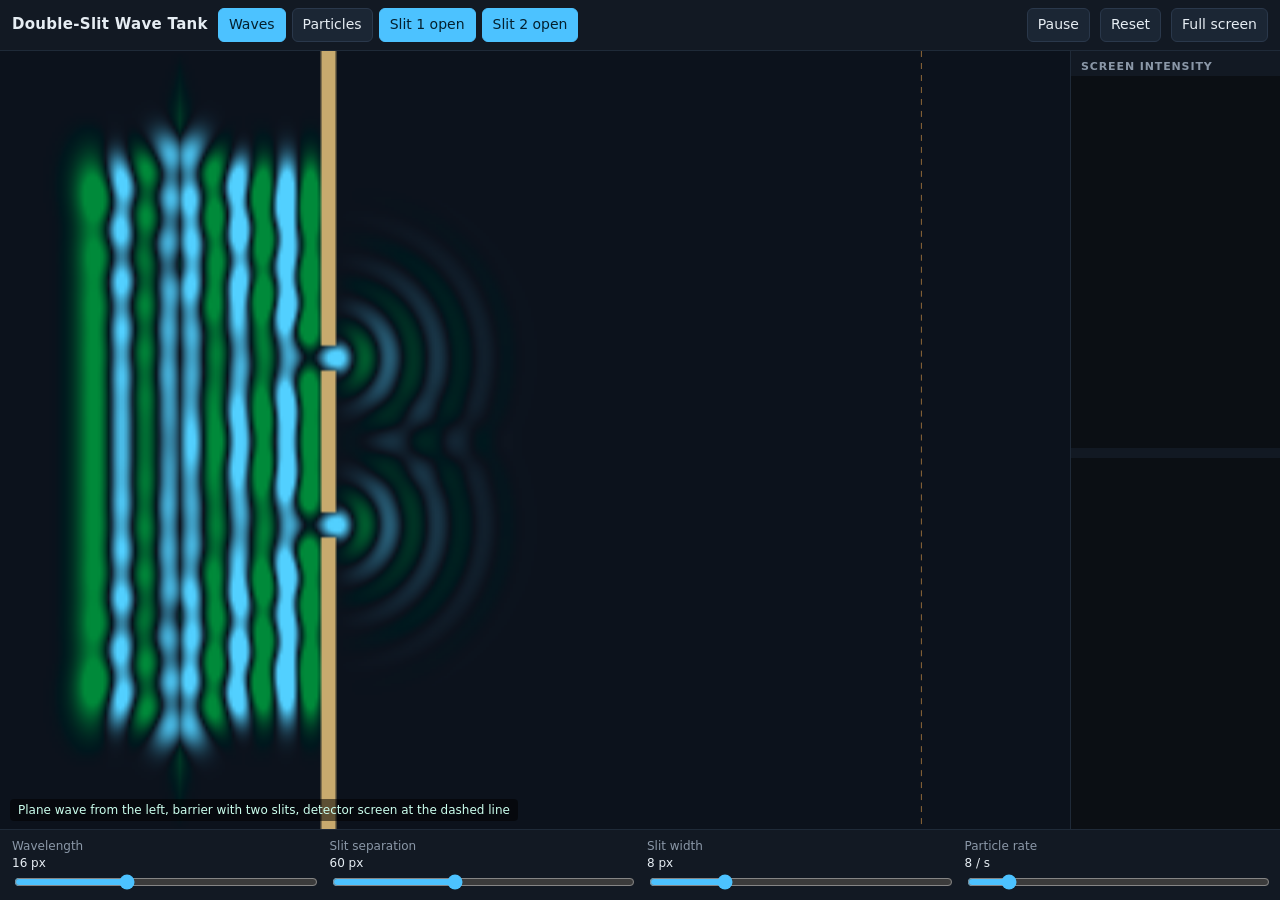
<file: double-slit/index.html>
<!doctype html>
<html lang="en">
<head>
<meta charset="utf-8">
<meta name="viewport" content="width=device-width,initial-scale=1">
<title>Double-Slit Wave Tank | x9m8</title>
<style>
:root{--bg:#0b0f14;--panel:#121923;--ink:#e6edf3;--mute:#8b98a8;--acc:#4cc2ff;--acc2:#ffb454}
*{box-sizing:border-box}
html,body{margin:0;height:100%;background:var(--bg);color:var(--ink);font:14px/1.4 system-ui,Segoe UI,Roboto,sans-serif}
#app{display:flex;flex-direction:column;height:100%;min-height:0}
header{display:flex;align-items:center;gap:10px;padding:8px 12px;background:var(--panel);border-bottom:1px solid #1f2a38;flex-wrap:wrap}
header h1{font-size:15px;margin:0;font-weight:600;letter-spacing:.02em}
header .sp{flex:1}
button{background:#1b2634;color:var(--ink);border:1px solid #2a384b;border-radius:6px;padding:6px 10px;font:inherit;cursor:pointer}
button:hover{border-color:var(--acc)}
button.on{background:var(--acc);color:#04202e;border-color:var(--acc)}
main{flex:1;display:flex;min-height:0}
#stage{flex:1;position:relative;min-width:0;min-height:0}
canvas{display:block}
#wave{position:absolute;left:0;top:0;width:100%;height:100%}
#side{width:210px;background:var(--panel);border-left:1px solid #1f2a38;display:flex;flex-direction:column;min-height:0}
#side h2{font-size:11px;text-transform:uppercase;letter-spacing:.08em;color:var(--mute);margin:8px 10px 2px}
#prof,#hits{width:100%;height:50%}
#ctl{display:grid;grid-template-columns:repeat(auto-fit,minmax(150px,1fr));gap:6px 14px;padding:8px 12px;background:var(--panel);border-top:1px solid #1f2a38}
#ctl label{display:flex;flex-direction:column;font-size:12px;color:var(--mute)}
#ctl label b{color:var(--ink);font-weight:500}
input[type=range]{width:100%;accent-color:var(--acc)}
.row{display:flex;gap:6px;align-items:center;flex-wrap:wrap}
#note{position:absolute;left:10px;bottom:8px;font-size:12px;color:#cfe;background:#0008;padding:3px 8px;border-radius:4px;pointer-events:none}
@media(max-width:640px){#side{width:120px}}
</style>
</head>
<body>
<div id="app">
<header>
<h1>Double-Slit Wave Tank</h1>
<div class="row">
<button id="bWave" class="on">Waves</button>
<button id="bPart">Particles</button>
<button id="bS1" class="on">Slit 1 open</button>
<button id="bS2" class="on">Slit 2 open</button>
</div>
<span class="sp"></span>
<button id="bPause">Pause</button>
<button id="bReset">Reset</button>
<button id="bFS">Full screen</button>
</header>
<main>
<div id="stage"><canvas id="wave"></canvas><div id="note"></div></div>
<aside id="side">
<h2>Screen intensity</h2><canvas id="prof"></canvas>
<h2 id="hTitle">Time-averaged</h2><canvas id="hits"></canvas>
</aside>
</main>
<div id="ctl">
<label>Wavelength <b id="vL"></b><input id="rL" type="range" min="8" max="30" step="1" value="16"></label>
<label>Slit separation <b id="vD"></b><input id="rD" type="range" min="20" max="120" step="1" value="60"></label>
<label>Slit width <b id="vA"></b><input id="rA" type="range" min="3" max="24" step="1" value="8"></label>
<label>Particle rate <b id="vR"></b><input id="rR" type="range" min="1" max="60" step="1" value="8"></label>
</div>
</div>
<script>
(()=>{
const $=id=>document.getElementById(id);
const W=360,H=280;               // simulation grid
const BX=110;                     // barrier column
const SX=W-50;                   // screen column
let u0=new Float32Array(W*H),u1=new Float32Array(W*H),u2=new Float32Array(W*H);
let wall=new Uint8Array(W*H);
let damp=new Float32Array(W*H);
let acc=new Float32Array(H);     // time-averaged intensity at screen column
let accN=0,t=0,paused=false,mode='wave';
let slit1=true,slit2=true;
const P={L:16,D:60,A:8,R:8};
const c2=0.25;                   // (c dt/dx)^2 , stable < 0.5 in 2D

function build(){
  wall.fill(0);
  const mid=H>>1;
  for(let y=0;y<H;y++){
    let open=false;
    const y1=mid-P.D/2,y2=mid+P.D/2;
    if(slit1&&Math.abs(y-y1)<=P.A/2)open=true;
    if(slit2&&Math.abs(y-y2)<=P.A/2)open=true;
    if(!open)for(let x=BX-2;x<=BX+2;x++)wall[y*W+x]=1;
  }
  // sponge boundary
  const S=44;
  for(let y=0;y<H;y++)for(let x=0;x<W;x++){
    const d=Math.min(x,W-1-x,y,H-1-y);
    damp[y*W+x]=d>=S?1:1-0.22*Math.pow((S-d)/S,2);
  }
}
function reset(){u0.fill(0);u1.fill(0);u2.fill(0);acc.fill(0);accN=0;t=0;hitsClear()}
function step(){
  const w=2*Math.PI*c2**0.5/P.L;  // omega per step : k=2pi/L, c=sqrt(c2)
  for(let y=1;y<H-1;y++){
    const r=y*W;
    for(let x=1;x<W-1;x++){
      const i=r+x;
      if(wall[i]){u2[i]=0;continue}
      const lap=u1[i-1]+u1[i+1]+u1[i-W]+u1[i+W]-4*u1[i];
      u2[i]=(2*u1[i]-u0[i]+c2*lap)*damp[i];
    }
  }
  // plane-wave source (soft, ramped) along column 30
  const ramp=Math.min(1,t/120);
  for(let y=1;y<H-1;y++){const tp=Math.min(1,Math.min(y,H-1-y)/50);const i=y*W+60;u2[i]+=Math.sin(w*t)*0.07*ramp*tp}
  const tmp=u0;u0=u1;u1=u2;u2=tmp;t++;
  if(t>700){for(let y=0;y<H;y++){const v=u1[y*W+SX];acc[y]=acc[y]*0.996+v*v}accN++}
}
const cv=$('wave'),cx=cv.getContext('2d');
const off=document.createElement('canvas');off.width=W;off.height=H;
const ox=off.getContext('2d');const img=ox.createImageData(W,H);
function draw(){
  const d=img.data;
  for(let i=0;i<W*H;i++){
    const v=u1[i]*2.2,p=i*4;
    if(wall[i]){d[p]=200;d[p+1]=170;d[p+2]=110;d[p+3]=255;continue}
    const a=Math.max(-1,Math.min(1,v));
    if(a>=0){d[p]=12+a*70;d[p+1]=18+a*190;d[p+2]=28+a*227}
    else{d[p]=12-a*-240;d[p+1]=18+(-a)*120;d[p+2]=28+(-a)*30}
    d[p+3]=255;
  }
  ox.putImageData(img,0,0);
  const r=cv.getBoundingClientRect(),dpr=devicePixelRatio||1;
  if(cv.width!==Math.round(r.width*dpr)){cv.width=Math.round(r.width*dpr);cv.height=Math.round(r.height*dpr)}
  cx.imageSmoothingEnabled=true;
  cx.drawImage(off,0,0,cv.width,cv.height);
  // screen line
  const sx=SX/W*cv.width;
  cx.strokeStyle='#ffb45488';cx.setLineDash([6,6]);cx.beginPath();cx.moveTo(sx,0);cx.lineTo(sx,cv.height);cx.stroke();cx.setLineDash([]);
}
// profile + hits
const pc=$('prof'),pctx=pc.getContext('2d'),hc=$('hits'),hctx=hc.getContext('2d');
let hits=[],hitBins=new Float32Array(H),nHits=0;
function hitsClear(){hits=[];hitBins.fill(0);nHits=0}
function sizeSide(){for(const c of [pc,hc]){const r=c.getBoundingClientRect(),dpr=devicePixelRatio||1;const w=Math.round(r.width*dpr),h=Math.round(r.height*dpr);if(c.width!==w||c.height!==h){c.width=w;c.height=h}}}
function smoothed(){const o=new Float32Array(H);for(let y=0;y<H;y++){let s=0,n=0;for(let k=-2;k<=2;k++){const yy=y+k;if(yy>=0&&yy<H){s+=acc[yy];n++}}o[y]=s/n}return o}
function drawProf(){
  const w=pc.width,h=pc.height;pctx.fillStyle='#0b0f14';pctx.fillRect(0,0,w,h);
  if(!accN)return;
  const s=smoothed();let m=0;for(let y=0;y<H;y++)m=Math.max(m,s[y]);if(m<=0)return;
  pctx.strokeStyle='#4cc2ff';pctx.lineWidth=2;pctx.beginPath();
  for(let y=0;y<H;y++){const px=s[y]/m*(w-8)+2,py=y/H*h;y?pctx.lineTo(px,py):pctx.moveTo(px,py)}
  pctx.stroke();
}
function sample(){
  const s=smoothed();let tot=0;for(let y=30;y<H-30;y++)tot+=s[y];if(tot<=0)return -1;
  let r=Math.random()*tot;for(let y=30;y<H-30;y++){r-=s[y];if(r<=0)return y}return H>>1;
}
function emit(n){
  if(accN<600)return;
  for(let k=0;k<n;k++){const y=sample();if(y<0)return;hits.push([Math.random()*0.9+0.05,y/H+ (Math.random()-.5)/H]);hitBins[y]++;nHits++}
  if(hits.length>40000)hits.splice(0,2000);
}
function drawHits(){
  const w=hc.width,h=hc.height;hctx.fillStyle='#0b0f14';hctx.fillRect(0,0,w,h);
  if(mode!=='part')return;
  // detector screen dots
  hctx.fillStyle='rgba(255,200,110,.85)';
  const half=w*0.5;
  for(const [rx,ry] of hits){hctx.fillRect(rx*half*0.9,ry*h,2,2)}
  // histogram on right half
  let m=0;for(let y=0;y<H;y++)m=Math.max(m,hitBins[y]);
  if(m>0){hctx.strokeStyle='#4cc2ff';hctx.beginPath();for(let y=0;y<H;y++){let s=0,n=0;for(let k=-3;k<=3;k++){const yy=y+k;if(yy>=0&&yy<H){s+=hitBins[yy];n++}}const px=half+ (s/n/m)*(w-half-4),py=y/H*h;y?hctx.lineTo(px,py):hctx.moveTo(px,py)}hctx.stroke()}
}
let last=performance.now(),carry=0;
function frame(now){
  if(!paused){for(let i=0;i<6;i++)step();
    if(mode==='part'){carry+=P.R*(now-last)/1000*4;const n=Math.floor(carry);carry-=n;emit(n)}}
  last=now;draw();sizeSide();drawProf();drawHits();
  $('note').textContent=mode==='wave'?'Plane wave from the left, barrier with two slits, detector screen at the dashed line':'Each dot is one particle landing; the pattern builds from the wave intensity. Hits: '+nHits;
  requestAnimationFrame(frame);
}
function sync(){
  $('vL').textContent=P.L+' px';$('vD').textContent=P.D+' px';$('vA').textContent=P.A+' px';$('vR').textContent=P.R+' / s';
  $('hTitle').textContent=mode==='part'?'Particle hits and histogram':'';
}
function setP(k,id){$(id).addEventListener('input',e=>{P[k]=+e.target.value;build();reset();sync()})}
setP('L','rL');setP('D','rD');setP('A','rA');setP('R','rR');
$('rR').addEventListener('input',()=>{build();reset()}); // harmless; rate needs no rebuild
$('rR').oninput=e=>{P.R=+e.target.value;sync()};
$('bWave').onclick=()=>{mode='wave';$('bWave').classList.add('on');$('bPart').classList.remove('on');sync()};
$('bPart').onclick=()=>{mode='part';$('bPart').classList.add('on');$('bWave').classList.remove('on');sync()};
$('bS1').onclick=e=>{slit1=!slit1;e.target.classList.toggle('on',slit1);e.target.textContent='Slit 1 '+(slit1?'open':'closed');build();reset()};
$('bS2').onclick=e=>{slit2=!slit2;e.target.classList.toggle('on',slit2);e.target.textContent='Slit 2 '+(slit2?'open':'closed');build();reset()};
$('bPause').onclick=e=>{paused=!paused;e.target.textContent=paused?'Play':'Pause'};
$('bReset').onclick=reset;
$('bFS').onclick=()=>{const el=document.documentElement;if(document.fullscreenElement||document.webkitFullscreenElement){(document.exitFullscreen||document.webkitExitFullscreen).call(document)}else{(el.requestFullscreen||el.webkitRequestFullscreen).call(el)}};
build();reset();sync();requestAnimationFrame(frame);
})();
</script>
</body>
</html>
</file>
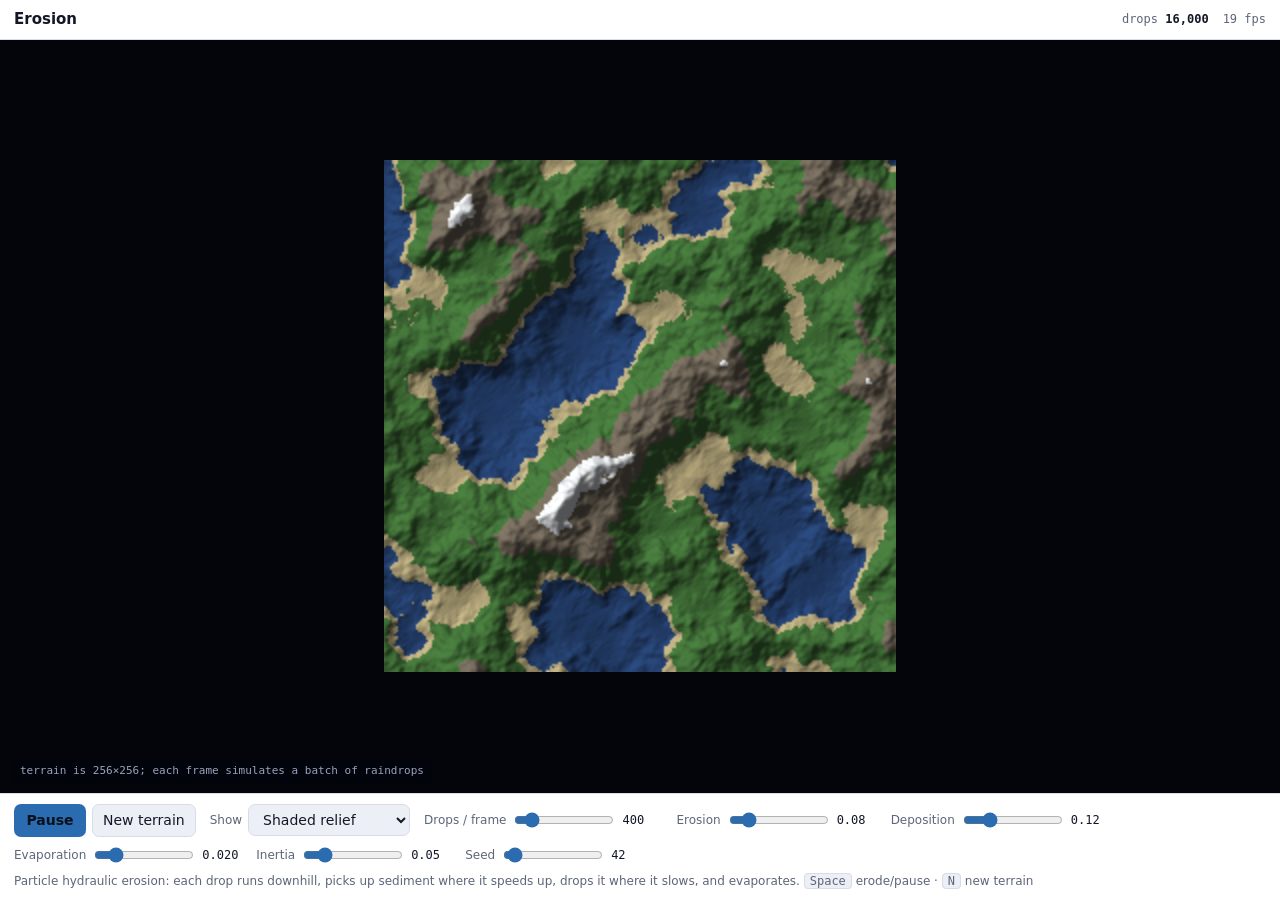
<file: erosion/index.html>
<!doctype html>
<html lang="en">
<head>
<meta charset="utf-8">
<meta name="viewport" content="width=device-width, initial-scale=1">
<title>Erosion</title>
<meta name="description" content="Procedural terrain carved by hydraulic erosion: fractal noise heightmap, then hundreds of thousands of simulated raindrops picking up and depositing sediment.">
<style>
  :root{--bg:#070a12;--panel:#10141f;--panel2:#171c2b;--line:#262d40;--text:#e7eaf2;--muted:#8b93a9;--accent:#79b8ff;
    --font:ui-sans-serif,system-ui,-apple-system,"Segoe UI",Roboto,Helvetica,Arial,sans-serif;--mono:ui-monospace,SFMono-Regular,Menlo,Consolas,monospace}
  @media (prefers-color-scheme:light){:root:not([data-theme=dark]){--bg:#f4f6fa;--panel:#fff;--panel2:#eceff5;--line:#d7dce8;--text:#141826;--muted:#5d6579;--accent:#2b6cb0}}
  *{box-sizing:border-box}html,body{margin:0;height:100%}
  body{background:var(--bg);color:var(--text);font-family:var(--font);font-size:14px;line-height:1.4}
  .app{display:grid;grid-template-rows:auto 1fr auto;height:100%;min-height:520px}
  header{display:flex;align-items:center;gap:12px;padding:9px 14px;border-bottom:1px solid var(--line);background:var(--panel);flex-wrap:wrap}
  header h1{font-size:15px;margin:0;font-weight:600}
  .stats{margin-left:auto;font-family:var(--mono);font-size:12px;color:var(--muted);display:flex;gap:14px}.stats b{color:var(--text);font-weight:600}
  .stage{position:relative;background:#03050b;overflow:hidden;display:grid;place-items:center}canvas{display:block;max-width:100%;max-height:100%;image-rendering:auto}
  .hud{position:absolute;left:12px;bottom:10px;font-family:var(--mono);font-size:11px;color:#9aa3bb;pointer-events:none;background:rgba(3,5,11,.55);padding:4px 8px;border-radius:6px}
  .controls{display:flex;flex-wrap:wrap;gap:8px 14px;align-items:center;padding:10px 14px;border-top:1px solid var(--line);background:var(--panel)}
  .group{display:flex;align-items:center;gap:6px}label{color:var(--muted);font-size:12px;white-space:nowrap}
  select,button{font:inherit;color:var(--text);background:var(--panel2);border:1px solid var(--line);border-radius:7px;padding:6px 10px;cursor:pointer}
  button.primary{background:var(--accent);color:#07101c;border-color:transparent;font-weight:600;min-width:72px}button:hover{filter:brightness(1.08)}
  input[type=range]{accent-color:var(--accent);width:100px}.val{font-family:var(--mono);font-size:12px;min-width:40px}
  .hint{width:100%;color:var(--muted);font-size:12px}.hint kbd{font-family:var(--mono);background:var(--panel2);border:1px solid var(--line);border-radius:4px;padding:0 5px}
  @media (max-width:640px){.stats{width:100%;margin-left:0}input[type=range]{width:80px}}
</style>
</head>
<body>
<div class="app">
  <header><h1>Erosion</h1><div class="stats"><span>drops <b id="drops">0</b></span><span id="fps"></span></div></header>
  <div class="stage"><canvas id="c"></canvas><div class="hud">terrain is 256×256; each frame simulates a batch of raindrops</div></div>
  <div class="controls">
    <div class="group"><button class="primary" id="play">Erode</button><button id="regen">New terrain</button></div>
    <div class="group"><label for="view">Show</label><select id="view"><option value="0">Shaded relief</option><option value="1">Height</option><option value="2">Sediment moved</option></select></div>
    <div class="group"><label for="rate">Drops / frame</label><input type="range" id="rate" min="50" max="3000" step="50" value="400"><span class="val" id="rateval">400</span></div>
    <div class="group"><label for="erode">Erosion</label><input type="range" id="erode" min="0.01" max="0.5" step="0.01" value="0.08"><span class="val" id="erodeval">0.08</span></div>
    <div class="group"><label for="deposit">Deposition</label><input type="range" id="deposit" min="0.01" max="0.5" step="0.01" value="0.12"><span class="val" id="depositval">0.12</span></div>
    <div class="group"><label for="evap">Evaporation</label><input type="range" id="evap" min="0.005" max="0.1" step="0.005" value="0.02"><span class="val" id="evapval">0.020</span></div>
    <div class="group"><label for="inertia">Inertia</label><input type="range" id="inertia" min="0" max="0.3" step="0.01" value="0.05"><span class="val" id="inertiaval">0.05</span></div>
    <div class="group"><label for="seed">Seed</label><input type="range" id="seed" min="1" max="999" step="1" value="42"><span class="val" id="seedval">42</span></div>
    <div class="hint">Particle hydraulic erosion: each drop runs downhill, picks up sediment where it speeds up, drops it where it slows, and evaporates. <kbd>Space</kbd> erode/pause · <kbd>N</kbd> new terrain</div>
  </div>
</div>
<script>
(() => {
  const $=id=>document.getElementById(id);
  const ui={play:$('play'),regen:$('regen'),view:$('view'),rate:$('rate'),erode:$('erode'),deposit:$('deposit'),evap:$('evap'),inertia:$('inertia'),seed:$('seed'),drops:$('drops'),fps:$('fps')};
  for(const k of ['rate','erode','deposit','evap','inertia','seed']) ui[k].addEventListener('input',()=>{$(k+'val').textContent=(k==='rate'||k==='seed')?ui[k].value:(+ui[k].value).toFixed(k==='evap'?3:2); if(k==='seed')regen();});
  const N=256; const c=$('c'); c.width=N*2; c.height=N*2; const ctx=c.getContext('2d'); const img=ctx.createImageData(N,N); const off=document.createElement('canvas'); off.width=N; off.height=N; const octx=off.getContext('2d');
  let h=new Float32Array(N*N), h0=new Float32Array(N*N), running=false, drops=0; 
  // ---- fractal value noise ----
  function rng(seed){let s=seed>>>0||1; return ()=>{s=(s*1664525+1013904223)>>>0; return s/4294967296;};}
  function makeNoise(seed){const r=rng(seed); const P=new Uint8Array(512); const perm=[...Array(256).keys()]; for(let i=255;i>0;i--){const j=(r()*(i+1))|0;[perm[i],perm[j]]=[perm[j],perm[i]];} for(let i=0;i<512;i++)P[i]=perm[i&255];
    const g=[[1,1],[-1,1],[1,-1],[-1,-1],[1,0],[-1,0],[0,1],[0,-1]]; const fade=t=>t*t*t*(t*(t*6-15)+10);
    return (x,y)=>{const X=Math.floor(x)&255,Y=Math.floor(y)&255; x-=Math.floor(x);y-=Math.floor(y); const u=fade(x),v=fade(y); const d=(hash,px,py)=>{const gg=g[hash&7];return gg[0]*px+gg[1]*py;};
      const aa=P[(P[X]+Y)&511],ab=P[(P[X]+Y+1)&511],ba=P[(P[X+1]+Y)&511],bb=P[(P[X+1]+Y+1)&511];
      const l=(a,b,t)=>a+(b-a)*t; return l(l(d(aa,x,y),d(ba,x-1,y),u),l(d(ab,x,y-1),d(bb,x-1,y-1),u),v);};}
  function regen(){const noise=makeNoise(+ui.seed.value); let mn=1e9,mx=-1e9;
    for(let y=0;y<N;y++)for(let x=0;x<N;x++){let v=0,a=1,f=3/N; for(let o=0;o<6;o++){v+=noise(x*f+7.3,y*f+2.1)*a; a*=0.5; f*=2;} h[y*N+x]=v; if(v<mn)mn=v; if(v>mx)mx=v;}
    for(let i=0;i<N*N;i++){let v=(h[i]-mn)/(mx-mn); if(!isFinite(v))v=0.5; v=Math.min(1,Math.max(0,v)); h[i]=Math.pow(v,1.4);} h0.set(h); drops=0; ui.drops.textContent=0; draw();}
  // ---- particle erosion (after Hans Beyer, "Implementation of Hydraulic Erosion", 2015) ----
  function gradAt(x,y){const xi=Math.floor(x),yi=Math.floor(y); const fx=x-xi,fy=y-yi; const i=yi*N+xi; const a=h[i],b=h[i+1],cc=h[i+N],d=h[i+N+1];
    return [(b-a)*(1-fy)+(d-cc)*fy,(cc-a)*(1-fx)+(d-b)*fx, a*(1-fx)*(1-fy)+b*fx*(1-fy)+cc*(1-fx)*fy+d*fx*fy];}
  function erodeBatch(n){const inertia=+ui.inertia.value, erodeK=+ui.erode.value, depositK=+ui.deposit.value, evap=+ui.evap.value; const capacityK=4, minSlope=0.01, gravity=4, maxLife=40, radius=2;
    for(let k=0;k<n;k++){let x=1+Math.random()*(N-3), y=1+Math.random()*(N-3), dx=0,dy=0, speed=1, water=1, sediment=0;
      for(let life=0;life<maxLife;life++){const xi=Math.floor(x),yi=Math.floor(y); const [gx,gy,hOld]=gradAt(x,y);
        dx=dx*inertia-gx*(1-inertia); dy=dy*inertia-gy*(1-inertia); const len=Math.hypot(dx,dy); if(len<1e-6){const a=Math.random()*Math.PI*2; dx=Math.cos(a);dy=Math.sin(a);} else {dx/=len;dy/=len;}
        const nx=x+dx, ny=y+dy; if(nx<1||ny<1||nx>=N-2||ny>=N-2) break;
        const hNew=gradAt(nx,ny)[2]; const dh=hNew-hOld;
        const cap=Math.max(-dh,minSlope)*speed*water*capacityK;
        if(sediment>cap||dh>0){ const amt=dh>0?Math.min(dh,sediment):(sediment-cap)*depositK; sediment-=amt; // deposit at old cell bilinearly
          const fx=x-xi,fy=y-yi; const i=yi*N+xi; h[i]+=amt*(1-fx)*(1-fy); h[i+1]+=amt*fx*(1-fy); h[i+N]+=amt*(1-fx)*fy; h[i+N+1]+=amt*fx*fy; }
        else { const amt=Math.min((cap-sediment)*erodeK,-dh*0.5); // erode in a radius
          let wsum=0; for(let oy=-radius;oy<=radius;oy++)for(let ox=-radius;ox<=radius;ox++){const px=xi+ox,py=yi+oy; if(px<0||py<0||px>=N||py>=N)continue; const w=Math.max(0,radius-Math.hypot(ox,oy)); wsum+=w;}
          for(let oy=-radius;oy<=radius;oy++)for(let ox=-radius;ox<=radius;ox++){const px=xi+ox,py=yi+oy; if(px<0||py<0||px>=N||py>=N)continue; const w=Math.max(0,radius-Math.hypot(ox,oy))/wsum; const take=Math.min(amt*w,h[py*N+px]); h[py*N+px]-=take; sediment+=take;} }
        speed=Math.sqrt(Math.max(0,speed*speed+dh*gravity*-1)); water*=(1-evap); x=nx;y=ny; if(water<0.01)break; }
      drops++; }}
  function draw(){const mode=+ui.view.value; const d=img.data; const light=[-0.6,-0.5,0.62];
    for(let y=0;y<N;y++)for(let x=0;x<N;x++){const i=y*N+x; let r,g,b;
      if(mode===1){const v=h[i]; r=g=b=v*255;}
      else if(mode===2){const dlt=(h[i]-h0[i])*6; r=dlt<0?200:60; g=100; b=dlt>0?220:70; const a=Math.min(1,Math.abs(dlt)); r=r*a+20*(1-a); g=g*a+24*(1-a); b=b*a+32*(1-a);}
      else { const xl=h[y*N+Math.max(0,x-1)],xr=h[y*N+Math.min(N-1,x+1)],yu=h[Math.max(0,y-1)*N+x],yd=h[Math.min(N-1,y+1)*N+x]; const nx=(xl-xr)*20,ny=(yu-yd)*20; const nl=Math.hypot(nx,ny,1); const shade=Math.max(0,(nx*light[0]+ny*light[1]+light[2])/nl); const v=h[i];
        let cr,cg,cb; if(v<0.28){cr=40;cg=70;cb=120;} else if(v<0.34){cr=190;cg=175;cb=130;} else if(v<0.6){cr=70;cg=120;cb=60;} else if(v<0.8){cr=120;cg=110;cb=95;} else {cr=235;cg=238;cb=240;}
        const s=0.35+0.75*shade; r=cr*s;g=cg*s;b=cb*s; }
      d[i*4]=r;d[i*4+1]=g;d[i*4+2]=b;d[i*4+3]=255;}
    octx.putImageData(img,0,0); ctx.imageSmoothingEnabled=true; ctx.drawImage(off,0,0,N*2,N*2);}
  let frames=0,fpsT=performance.now();
  function loop(now){ if(running){erodeBatch(+ui.rate.value); ui.drops.textContent=drops.toLocaleString(); draw();} frames++; if(now-fpsT>1000){ui.fps.textContent=frames+' fps';frames=0;fpsT=now;} requestAnimationFrame(loop); }
  ui.play.addEventListener('click',()=>{running=!running;ui.play.textContent=running?'Pause':'Erode';}); ui.regen.addEventListener('click',regen); ui.view.addEventListener('change',draw);
  window.addEventListener('keydown',e=>{if(e.target.tagName==='INPUT'||e.target.tagName==='SELECT')return; if(e.code==='Space'){e.preventDefault();ui.play.click();} else if(e.key.toLowerCase()==='n')regen();});
  const q=new URLSearchParams(location.search); if(q.has('seed')){ui.seed.value=+q.get('seed');$('seedval').textContent=ui.seed.value;} if(q.has('view'))ui.view.value=q.get('view');
  regen(); if(q.get('autoplay')!=='0'){running=true;ui.play.textContent='Pause';} requestAnimationFrame(loop);
})();
</script>
</body>
</html>
</file>
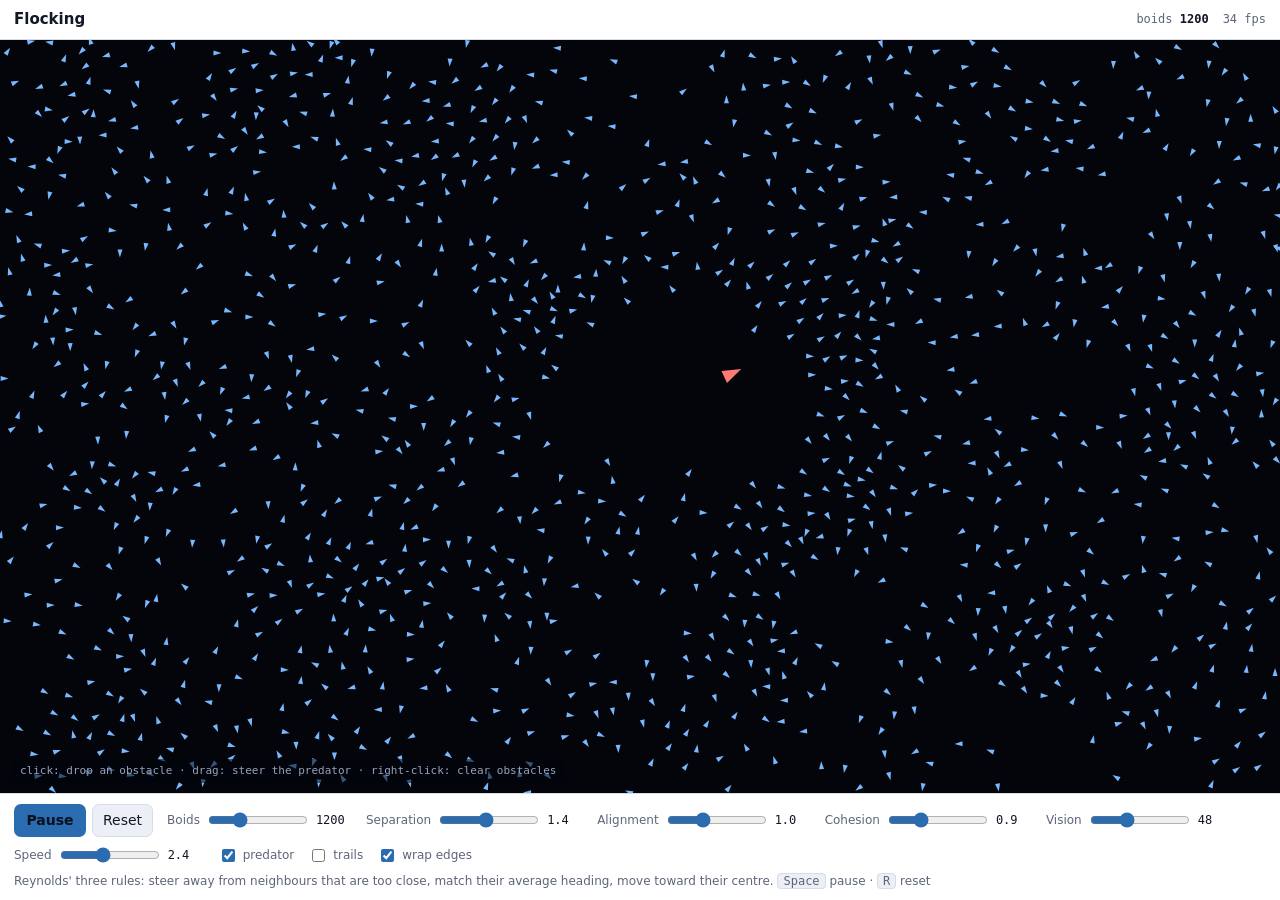
<file: flocking/index.html>
<!doctype html>
<html lang="en">
<head>
<meta charset="utf-8">
<meta name="viewport" content="width=device-width, initial-scale=1">
<title>Flocking</title>
<meta name="description" content="Boids: thousands of agents following three local rules (separation, alignment, cohesion) produce flocks, with a predator, obstacles and live sliders.">
<style>
  :root{--bg:#070a12;--panel:#10141f;--panel2:#171c2b;--line:#262d40;--text:#e7eaf2;--muted:#8b93a9;--accent:#79b8ff;
    --font:ui-sans-serif,system-ui,-apple-system,"Segoe UI",Roboto,Helvetica,Arial,sans-serif;--mono:ui-monospace,SFMono-Regular,Menlo,Consolas,monospace}
  @media (prefers-color-scheme:light){:root:not([data-theme=dark]){--bg:#f4f6fa;--panel:#fff;--panel2:#eceff5;--line:#d7dce8;--text:#141826;--muted:#5d6579;--accent:#2b6cb0}}
  *{box-sizing:border-box}html,body{margin:0;height:100%}
  body{background:var(--bg);color:var(--text);font-family:var(--font);font-size:14px;line-height:1.4}
  .app{display:grid;grid-template-rows:auto 1fr auto;height:100%;min-height:520px}
  header{display:flex;align-items:center;gap:12px;padding:9px 14px;border-bottom:1px solid var(--line);background:var(--panel);flex-wrap:wrap}
  header h1{font-size:15px;margin:0;font-weight:600}
  .stats{margin-left:auto;font-family:var(--mono);font-size:12px;color:var(--muted);display:flex;gap:14px}.stats b{color:var(--text);font-weight:600}
  .stage{position:relative;background:#03050b;overflow:hidden}canvas{display:block;width:100%;height:100%;touch-action:none;cursor:crosshair}
  .hud{position:absolute;left:12px;bottom:10px;font-family:var(--mono);font-size:11px;color:#9aa3bb;pointer-events:none;background:rgba(3,5,11,.55);padding:4px 8px;border-radius:6px}
  .controls{display:flex;flex-wrap:wrap;gap:8px 14px;align-items:center;padding:10px 14px;border-top:1px solid var(--line);background:var(--panel)}
  .group{display:flex;align-items:center;gap:6px}label{color:var(--muted);font-size:12px;white-space:nowrap}
  select,button{font:inherit;color:var(--text);background:var(--panel2);border:1px solid var(--line);border-radius:7px;padding:6px 10px;cursor:pointer}
  button.primary{background:var(--accent);color:#07101c;border-color:transparent;font-weight:600;min-width:72px}button:hover{filter:brightness(1.08)}
  input[type=range]{accent-color:var(--accent);width:100px}.val{font-family:var(--mono);font-size:12px;min-width:36px}
  .toggle{display:flex;align-items:center;gap:5px;color:var(--muted);font-size:12px;cursor:pointer}.toggle input{accent-color:var(--accent)}
  .hint{width:100%;color:var(--muted);font-size:12px}.hint kbd{font-family:var(--mono);background:var(--panel2);border:1px solid var(--line);border-radius:4px;padding:0 5px}
  @media (max-width:640px){.stats{width:100%;margin-left:0}input[type=range]{width:80px}}
</style>
</head>
<body>
<div class="app">
  <header><h1>Flocking</h1><div class="stats"><span>boids <b id="nb">0</b></span><span id="fps"></span></div></header>
  <div class="stage"><canvas id="c"></canvas><div class="hud">click: drop an obstacle · drag: steer the predator · right-click: clear obstacles</div></div>
  <div class="controls">
    <div class="group"><button class="primary" id="play">Pause</button><button id="reset">Reset</button></div>
    <div class="group"><label for="count">Boids</label><input type="range" id="count" min="50" max="4000" step="50" value="1200"><span class="val" id="countval">1200</span></div>
    <div class="group"><label for="sep">Separation</label><input type="range" id="sep" min="0" max="3" step="0.05" value="1.4"><span class="val" id="sepval">1.4</span></div>
    <div class="group"><label for="ali">Alignment</label><input type="range" id="ali" min="0" max="3" step="0.05" value="1.0"><span class="val" id="alival">1.0</span></div>
    <div class="group"><label for="coh">Cohesion</label><input type="range" id="coh" min="0" max="3" step="0.05" value="0.9"><span class="val" id="cohval">0.9</span></div>
    <div class="group"><label for="radius">Vision</label><input type="range" id="radius" min="10" max="120" step="2" value="48"><span class="val" id="radiusval">48</span></div>
    <div class="group"><label for="speed">Speed</label><input type="range" id="speed" min="0.5" max="5" step="0.1" value="2.4"><span class="val" id="speedval">2.4</span></div>
    <label class="toggle"><input type="checkbox" id="predator" checked> predator</label>
    <label class="toggle"><input type="checkbox" id="trails"> trails</label>
    <label class="toggle"><input type="checkbox" id="wrap" checked> wrap edges</label>
    <div class="hint">Reynolds' three rules: steer away from neighbours that are too close, match their average heading, move toward their centre. <kbd>Space</kbd> pause · <kbd>R</kbd> reset</div>
  </div>
</div>
<script>
(() => {
  const $=id=>document.getElementById(id);
  const ui={play:$('play'),reset:$('reset'),count:$('count'),sep:$('sep'),ali:$('ali'),coh:$('coh'),radius:$('radius'),speed:$('speed'),predator:$('predator'),trails:$('trails'),wrap:$('wrap'),nb:$('nb'),fps:$('fps')};
  for(const k of ['count','sep','ali','coh','radius','speed']) ui[k].addEventListener('input',()=>{$(k+'val').textContent=ui[k].value; if(k==='count') init();});
  const c=$('c'),ctx=c.getContext('2d'); const dpr=Math.max(1,Math.min(2,devicePixelRatio||1));
  let W=0,H=0,running=true;
  let px,py,vx,vy,N=0; let obstacles=[]; let pred={x:0,y:0,vx:1,vy:0,drag:false};
  function resize(){const st=c.parentElement; W=st.clientWidth; H=st.clientHeight; c.width=W*dpr; c.height=H*dpr; ctx.setTransform(dpr,0,0,dpr,0,0);}
  function init(){N=+ui.count.value; px=new Float32Array(N);py=new Float32Array(N);vx=new Float32Array(N);vy=new Float32Array(N);
    for(let i=0;i<N;i++){px[i]=Math.random()*W;py[i]=Math.random()*H;const a=Math.random()*Math.PI*2;vx[i]=Math.cos(a);vy[i]=Math.sin(a);} pred.x=W/2;pred.y=H/2; ui.nb.textContent=N; ctx.fillStyle='#03050b';ctx.fillRect(0,0,W,H);}
  // spatial hash
  let cell=48, cols=0, rows=0, heads, next;
  function buildGrid(){cell=Math.max(16,+ui.radius.value); cols=Math.ceil(W/cell)+1; rows=Math.ceil(H/cell)+1;
    if(!heads||heads.length!==cols*rows) heads=new Int32Array(cols*rows); heads.fill(-1); if(!next||next.length!==N) next=new Int32Array(N);
    for(let i=0;i<N;i++){const cx=Math.min(cols-1,Math.max(0,(px[i]/cell)|0)),cy=Math.min(rows-1,Math.max(0,(py[i]/cell)|0)); const h=cy*cols+cx; next[i]=heads[h]; heads[h]=i;}}
  function step(){
    const R=+ui.radius.value, R2=R*R, sepR2=(R*0.45)*(R*0.45); const wS=+ui.sep.value*0.08, wA=+ui.ali.value*0.05, wC=+ui.coh.value*0.0025; const maxV=+ui.speed.value; const wrap=ui.wrap.checked; const usePred=ui.predator.checked;
    buildGrid();
    const nvx=new Float32Array(N), nvy=new Float32Array(N);
    for(let i=0;i<N;i++){
      let sx=0,sy=0,ax=0,ay=0,cx=0,cy=0,n=0; const x=px[i],y=py[i];
      const gx=(x/cell)|0, gy=(y/cell)|0;
      for(let oy=-1;oy<=1;oy++)for(let ox=-1;ox<=1;ox++){let cxx=gx+ox,cyy=gy+oy; if(wrap){cxx=(cxx+cols)%cols;cyy=(cyy+rows)%rows;} else if(cxx<0||cyy<0||cxx>=cols||cyy>=rows) continue;
        for(let j=heads[cyy*cols+cxx];j!==-1;j=next[j]){ if(j===i)continue; let dx=px[j]-x, dy=py[j]-y; if(wrap){if(dx>W/2)dx-=W;else if(dx<-W/2)dx+=W; if(dy>H/2)dy-=H;else if(dy<-H/2)dy+=H;}
          const d2=dx*dx+dy*dy; if(d2>R2||d2===0)continue; n++; ax+=vx[j];ay+=vy[j]; cx+=dx;cy+=dy; if(d2<sepR2){const inv=1/d2; sx-=dx*inv; sy-=dy*inv;} }}
      let fx=0,fy=0;
      if(n){ fx+=sx*wS*R; fy+=sy*wS*R; ax/=n;ay/=n; fx+=(ax-vx[i])*wA; fy+=(ay-vy[i])*wA; fx+=cx/n*wC; fy+=cy/n*wC; }
      for(const o of obstacles){let dx=x-o.x,dy=y-o.y; const d2=dx*dx+dy*dy; const rr=o.r+R*0.6; if(d2<rr*rr){const d=Math.sqrt(d2)+1e-6; const k=(rr-d)/rr; fx+=dx/d*k*0.6; fy+=dy/d*k*0.6;}}
      if(usePred){let dx=x-pred.x,dy=y-pred.y; const d2=dx*dx+dy*dy; const rr=R*2.2; if(d2<rr*rr){const d=Math.sqrt(d2)+1e-6; const k=(rr-d)/rr; fx+=dx/d*k*1.2; fy+=dy/d*k*1.2;}}
      if(!wrap){const m=40; if(x<m)fx+=(m-x)*0.01; if(x>W-m)fx-=(x-W+m)*0.01; if(y<m)fy+=(m-y)*0.01; if(y>H-m)fy-=(y-H+m)*0.01;}
      let nx=vx[i]+fx, ny=vy[i]+fy; const sp=Math.hypot(nx,ny)||1; const want=Math.min(maxV,Math.max(maxV*0.5,sp)); nvx[i]=nx/sp*want; nvy[i]=ny/sp*want;
    }
    for(let i=0;i<N;i++){vx[i]=nvx[i];vy[i]=nvy[i]; px[i]+=vx[i]; py[i]+=vy[i]; if(wrap){if(px[i]<0)px[i]+=W;else if(px[i]>=W)px[i]-=W; if(py[i]<0)py[i]+=H;else if(py[i]>=H)py[i]-=H;} else {px[i]=Math.min(W-1,Math.max(0,px[i]));py[i]=Math.min(H-1,Math.max(0,py[i]));}}
    if(usePred&&!pred.drag){ // predator chases the local centre of mass
      let bx=0,by=0,bn=0; for(let i=0;i<N;i+=7){const dx=px[i]-pred.x,dy=py[i]-pred.y; if(dx*dx+dy*dy<160*160){bx+=dx;by+=dy;bn++;}}
      if(bn){const d=Math.hypot(bx,by)||1; pred.vx+= bx/d*0.08; pred.vy+=by/d*0.08;} else {pred.vx+=(Math.random()-.5)*0.2;pred.vy+=(Math.random()-.5)*0.2;}
      const s=Math.hypot(pred.vx,pred.vy)||1; const ps=maxV*0.85; pred.vx=pred.vx/s*ps; pred.vy=pred.vy/s*ps; pred.x+=pred.vx; pred.y+=pred.vy; if(pred.x<0)pred.x+=W;if(pred.x>=W)pred.x-=W;if(pred.y<0)pred.y+=H;if(pred.y>=H)pred.y-=H;}
  }
  function draw(){
    ctx.fillStyle=ui.trails.checked?'rgba(3,5,11,0.22)':'#03050b'; ctx.fillRect(0,0,W,H);
    ctx.fillStyle='#223049'; for(const o of obstacles){ctx.beginPath();ctx.arc(o.x,o.y,o.r,0,Math.PI*2);ctx.fill();}
    ctx.fillStyle='#79b8ff';
    for(let i=0;i<N;i++){const x=px[i],y=py[i],dx=vx[i],dy=vy[i]; const s=Math.hypot(dx,dy)||1; const ux=dx/s*5,uy=dy/s*5; ctx.beginPath(); ctx.moveTo(x+ux,y+uy); ctx.lineTo(x-ux*0.6-uy*0.5,y-uy*0.6+ux*0.5); ctx.lineTo(x-ux*0.6+uy*0.5,y-uy*0.6-ux*0.5); ctx.fill();}
    if(ui.predator.checked){ctx.fillStyle='#ff7b72'; const s=Math.hypot(pred.vx,pred.vy)||1; const ux=pred.vx/s*11,uy=pred.vy/s*11; ctx.beginPath(); ctx.moveTo(pred.x+ux,pred.y+uy); ctx.lineTo(pred.x-ux*0.7-uy*0.6,pred.y-uy*0.7+ux*0.6); ctx.lineTo(pred.x-ux*0.7+uy*0.6,pred.y-uy*0.7-ux*0.6); ctx.fill();}
  }
  let frames=0,fpsT=performance.now();
  function loop(now){ if(running){step();draw();} frames++; if(now-fpsT>1000){ui.fps.textContent=frames+' fps';frames=0;fpsT=now;} requestAnimationFrame(loop); }
  c.addEventListener('contextmenu',e=>{e.preventDefault(); obstacles=[];});
  c.addEventListener('pointerdown',e=>{if(e.button===2)return; const r=c.getBoundingClientRect(); const x=e.clientX-r.left,y=e.clientY-r.top;
    if(ui.predator.checked&&Math.hypot(x-pred.x,y-pred.y)<30){pred.drag=true;c.setPointerCapture(e.pointerId);return;} obstacles.push({x,y,r:18+Math.random()*22}); if(obstacles.length>30)obstacles.shift();});
  c.addEventListener('pointermove',e=>{if(!pred.drag)return; const r=c.getBoundingClientRect(); const x=e.clientX-r.left,y=e.clientY-r.top; pred.vx=x-pred.x;pred.vy=y-pred.y; pred.x=x;pred.y=y;});
  c.addEventListener('pointerup',()=>pred.drag=false);
  ui.play.addEventListener('click',()=>{running=!running;ui.play.textContent=running?'Pause':'Play';});
  ui.reset.addEventListener('click',()=>{obstacles=[];init();});
  window.addEventListener('resize',()=>{resize();init();});
  window.addEventListener('keydown',e=>{if(e.target.tagName==='INPUT')return; if(e.code==='Space'){e.preventDefault();ui.play.click();} else if(e.key.toLowerCase()==='r')ui.reset.click();});
  const q=new URLSearchParams(location.search);
  if(q.has('n')){ui.count.value=Math.max(50,Math.min(4000,+q.get('n')||1200)); $('countval').textContent=ui.count.value;}
  if(q.get('predator')==='0')ui.predator.checked=false; if(q.get('trails')==='1')ui.trails.checked=true;
  resize(); init(); requestAnimationFrame(loop);
})();
</script>
</body>
</html>
</file>
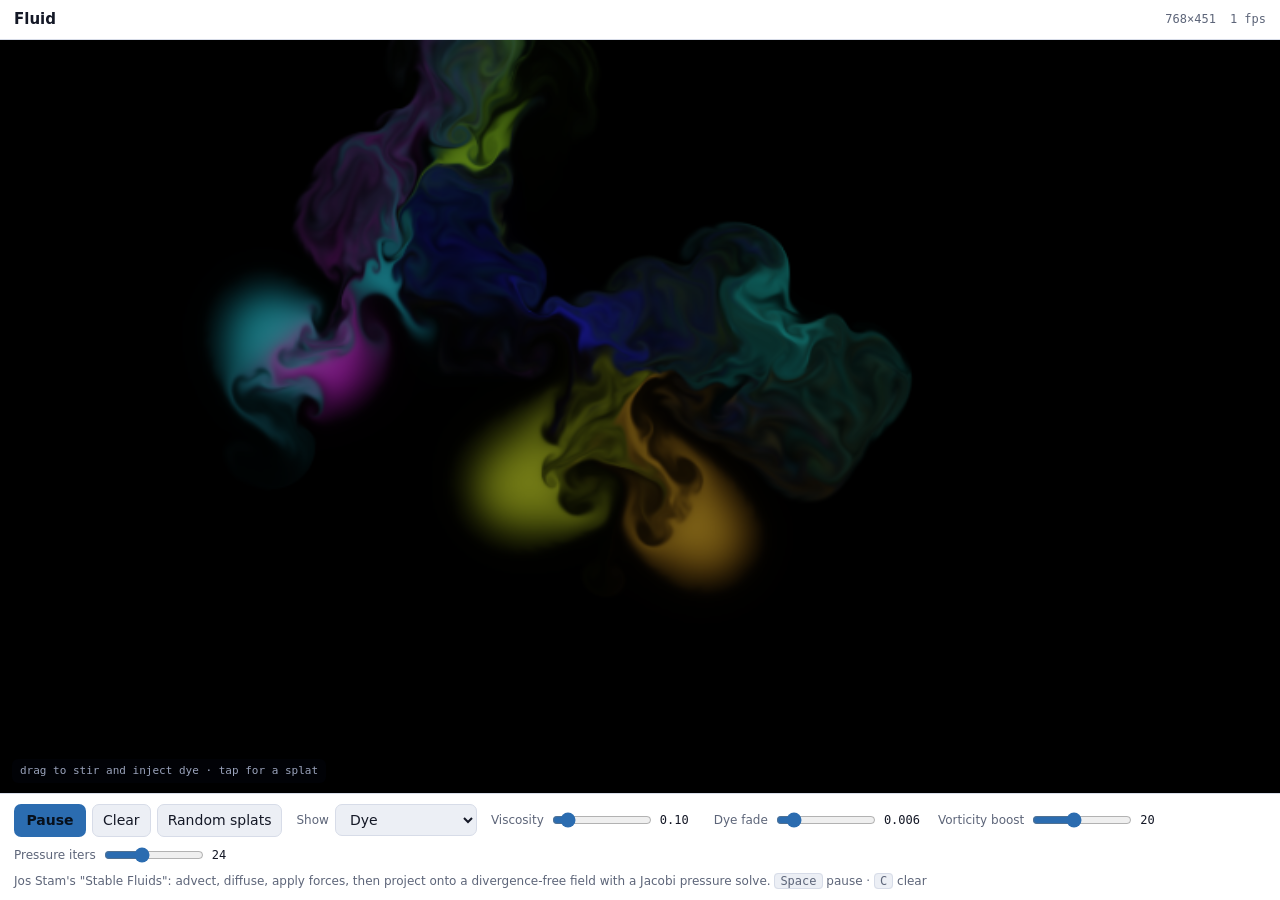
<file: fluid/index.html>
<!doctype html>
<html lang="en">
<head>
<meta charset="utf-8">
<meta name="viewport" content="width=device-width, initial-scale=1">
<title>Fluid</title>
<meta name="description" content="Stable Fluids on the GPU: drag to stir incompressible fluid, inject dye, and watch vorticity, with viscosity, dissipation and pressure-solve iterations on sliders.">
<style>
  :root{--bg:#070a12;--panel:#10141f;--panel2:#171c2b;--line:#262d40;--text:#e7eaf2;--muted:#8b93a9;--accent:#79b8ff;
    --font:ui-sans-serif,system-ui,-apple-system,"Segoe UI",Roboto,Helvetica,Arial,sans-serif;--mono:ui-monospace,SFMono-Regular,Menlo,Consolas,monospace}
  @media (prefers-color-scheme:light){:root:not([data-theme=dark]){--bg:#f4f6fa;--panel:#fff;--panel2:#eceff5;--line:#d7dce8;--text:#141826;--muted:#5d6579;--accent:#2b6cb0}}
  *{box-sizing:border-box}html,body{margin:0;height:100%}
  body{background:var(--bg);color:var(--text);font-family:var(--font);font-size:14px;line-height:1.4}
  .app{display:grid;grid-template-rows:auto 1fr auto;height:100%;min-height:520px}
  header{display:flex;align-items:center;gap:12px;padding:9px 14px;border-bottom:1px solid var(--line);background:var(--panel);flex-wrap:wrap}
  header h1{font-size:15px;margin:0;font-weight:600}
  .stats{margin-left:auto;font-family:var(--mono);font-size:12px;color:var(--muted);display:flex;gap:14px}
  .stage{position:relative;background:#03050b;overflow:hidden}canvas{display:block;width:100%;height:100%;touch-action:none;cursor:crosshair}
  .hud{position:absolute;left:12px;bottom:10px;font-family:var(--mono);font-size:11px;color:#9aa3bb;pointer-events:none;background:rgba(3,5,11,.55);padding:4px 8px;border-radius:6px}
  .controls{display:flex;flex-wrap:wrap;gap:8px 14px;align-items:center;padding:10px 14px;border-top:1px solid var(--line);background:var(--panel)}
  .group{display:flex;align-items:center;gap:6px}label{color:var(--muted);font-size:12px;white-space:nowrap}
  select,button{font:inherit;color:var(--text);background:var(--panel2);border:1px solid var(--line);border-radius:7px;padding:6px 10px;cursor:pointer}
  button.primary{background:var(--accent);color:#07101c;border-color:transparent;font-weight:600;min-width:72px}button:hover{filter:brightness(1.08)}
  input[type=range]{accent-color:var(--accent);width:100px}.val{font-family:var(--mono);font-size:12px;min-width:40px}
  .toggle{display:flex;align-items:center;gap:5px;color:var(--muted);font-size:12px;cursor:pointer}.toggle input{accent-color:var(--accent)}
  .hint{width:100%;color:var(--muted);font-size:12px}.hint kbd{font-family:var(--mono);background:var(--panel2);border:1px solid var(--line);border-radius:4px;padding:0 5px}
  @media (max-width:640px){.stats{width:100%;margin-left:0}input[type=range]{width:80px}}
</style>
</head>
<body>
<div class="app">
  <header><h1>Fluid</h1><div class="stats"><span id="res"></span><span id="fps"></span></div></header>
  <div class="stage"><canvas id="c"></canvas><div class="hud">drag to stir and inject dye · tap for a splat</div></div>
  <div class="controls">
    <div class="group"><button class="primary" id="play">Pause</button><button id="clear">Clear</button><button id="splat">Random splats</button></div>
    <div class="group"><label for="view">Show</label><select id="view"><option value="0">Dye</option><option value="1">Velocity</option><option value="2">Vorticity (curl)</option><option value="3">Pressure</option></select></div>
    <div class="group"><label for="visc">Viscosity</label><input type="range" id="visc" min="0" max="1" step="0.01" value="0.1"><span class="val" id="viscval">0.10</span></div>
    <div class="group"><label for="diss">Dye fade</label><input type="range" id="diss" min="0" max="0.05" step="0.001" value="0.006"><span class="val" id="dissval">0.006</span></div>
    <div class="group"><label for="curl">Vorticity boost</label><input type="range" id="curl" min="0" max="50" step="1" value="20"><span class="val" id="curlval">20</span></div>
    <div class="group"><label for="iters">Pressure iters</label><input type="range" id="iters" min="4" max="60" step="2" value="24"><span class="val" id="itersval">24</span></div>
    <div class="hint">Jos Stam's "Stable Fluids": advect, diffuse, apply forces, then project onto a divergence-free field with a Jacobi pressure solve. <kbd>Space</kbd> pause · <kbd>C</kbd> clear</div>
  </div>
</div>
<script>
(() => {
  const $=id=>document.getElementById(id);
  const ui={play:$('play'),clear:$('clear'),splat:$('splat'),view:$('view'),visc:$('visc'),diss:$('diss'),curl:$('curl'),iters:$('iters'),res:$('res'),fps:$('fps')};
  for(const k of ['visc','diss','curl','iters']) ui[k].addEventListener('input',()=>$(k+'val').textContent=(k==='curl'||k==='iters')?ui[k].value:(+ui[k].value).toFixed(k==='diss'?3:2));
  const c=$('c'); const gl=c.getContext('webgl',{alpha:false,antialias:false,preserveDrawingBuffer:false}); if(!gl){document.querySelector('.hud').textContent='WebGL not available.';return;}
  const hf=gl.getExtension('OES_texture_half_float'); gl.getExtension('OES_texture_half_float_linear'); const ft=gl.getExtension('OES_texture_float'); gl.getExtension('OES_texture_float_linear');
  function renderable(type){const t=gl.createTexture();gl.bindTexture(gl.TEXTURE_2D,t);gl.texImage2D(gl.TEXTURE_2D,0,gl.RGBA,4,4,0,gl.RGBA,type,null);gl.texParameteri(gl.TEXTURE_2D,gl.TEXTURE_MIN_FILTER,gl.LINEAR);gl.texParameteri(gl.TEXTURE_2D,gl.TEXTURE_MAG_FILTER,gl.LINEAR);const fb=gl.createFramebuffer();gl.bindFramebuffer(gl.FRAMEBUFFER,fb);gl.framebufferTexture2D(gl.FRAMEBUFFER,gl.COLOR_ATTACHMENT0,gl.TEXTURE_2D,t,0);const ok=gl.checkFramebufferStatus(gl.FRAMEBUFFER)===gl.FRAMEBUFFER_COMPLETE;gl.bindFramebuffer(gl.FRAMEBUFFER,null);return ok;}
  const TYPE= (hf&&renderable(hf.HALF_FLOAT_OES))?hf.HALF_FLOAT_OES : (ft&&renderable(gl.FLOAT))?gl.FLOAT : null;
  if(!TYPE){document.querySelector('.hud').textContent='This browser cannot render to float textures; fluid simulation needs them.';return;}
  const quad=gl.createBuffer(); gl.bindBuffer(gl.ARRAY_BUFFER,quad); gl.bufferData(gl.ARRAY_BUFFER,new Float32Array([-1,-1,1,-1,-1,1,1,1]),gl.STATIC_DRAW);
  const VS=`attribute vec2 p; varying vec2 uv; void main(){uv=p*.5+.5; gl_Position=vec4(p,0.,1.);}`;
  const H='precision highp float; varying vec2 uv; uniform vec2 px;';
  const S={
    advect:H+`uniform sampler2D vel,src; uniform float dt,diss; void main(){ vec2 v=texture2D(vel,uv).xy; vec2 p=uv-dt*v*px; gl_FragColor=texture2D(src,p)*(1.0-diss); }`,
    jacobi:H+`uniform sampler2D x,b; uniform float alpha,rBeta; void main(){ float l=texture2D(x,uv-vec2(px.x,0.)).x,r=texture2D(x,uv+vec2(px.x,0.)).x,d=texture2D(x,uv-vec2(0.,px.y)).x,u=texture2D(x,uv+vec2(0.,px.y)).x; float bc=texture2D(b,uv).x; gl_FragColor=vec4((l+r+d+u+alpha*bc)*rBeta,0.,0.,1.); }`,
    jacobi2:H+`uniform sampler2D x,b; uniform float alpha,rBeta; void main(){ vec2 l=texture2D(x,uv-vec2(px.x,0.)).xy,r=texture2D(x,uv+vec2(px.x,0.)).xy,d=texture2D(x,uv-vec2(0.,px.y)).xy,u=texture2D(x,uv+vec2(0.,px.y)).xy; vec2 bc=texture2D(b,uv).xy; gl_FragColor=vec4((l+r+d+u+alpha*bc)*rBeta,0.,1.); }`,
    divergence:H+`uniform sampler2D vel; void main(){ float l=texture2D(vel,uv-vec2(px.x,0.)).x,r=texture2D(vel,uv+vec2(px.x,0.)).x,d=texture2D(vel,uv-vec2(0.,px.y)).y,u=texture2D(vel,uv+vec2(0.,px.y)).y; gl_FragColor=vec4(0.5*(r-l+u-d),0.,0.,1.); }`,
    gradient:H+`uniform sampler2D p,vel; void main(){ float l=texture2D(p,uv-vec2(px.x,0.)).x,r=texture2D(p,uv+vec2(px.x,0.)).x,d=texture2D(p,uv-vec2(0.,px.y)).x,u=texture2D(p,uv+vec2(0.,px.y)).x; vec2 v=texture2D(vel,uv).xy; gl_FragColor=vec4(v-0.5*vec2(r-l,u-d),0.,1.); }`,
    curl:H+`uniform sampler2D vel; void main(){ float l=texture2D(vel,uv-vec2(px.x,0.)).y,r=texture2D(vel,uv+vec2(px.x,0.)).y,d=texture2D(vel,uv-vec2(0.,px.y)).x,u=texture2D(vel,uv+vec2(0.,px.y)).x; gl_FragColor=vec4(0.5*((r-l)-(u-d)),0.,0.,1.); }`,
    vort:H+`uniform sampler2D vel,curlTex; uniform float eps,dt; void main(){ float l=texture2D(curlTex,uv-vec2(px.x,0.)).x,r=texture2D(curlTex,uv+vec2(px.x,0.)).x,d=texture2D(curlTex,uv-vec2(0.,px.y)).x,u=texture2D(curlTex,uv+vec2(0.,px.y)).x,cc=texture2D(curlTex,uv).x; vec2 f=vec2(abs(u)-abs(d),abs(r)-abs(l)); f=f/(length(f)+1e-5); f=vec2(f.x,-f.y)*eps*cc; vec2 v=texture2D(vel,uv).xy+f*dt; gl_FragColor=vec4(v,0.,1.); }`,
    splat:H+`uniform sampler2D src; uniform vec2 point; uniform vec3 color; uniform float radius,aspect; void main(){ vec2 d=uv-point; d.x*=aspect; float g=exp(-dot(d,d)/radius); vec3 base=texture2D(src,uv).xyz; gl_FragColor=vec4(base+color*g,1.); }`,
    clear:H+`uniform sampler2D src; uniform float value; void main(){ gl_FragColor=value*texture2D(src,uv); }`,
    display:H+`uniform sampler2D dye,vel,curlTex,pres; uniform int mode; void main(){ vec3 col; if(mode==0){ col=texture2D(dye,uv).xyz; col=col/(1.0+col); } else if(mode==1){ vec2 v=texture2D(vel,uv).xy*0.08; col=vec3(0.5)+vec3(v.x,v.y,-v.x); } else if(mode==2){ float w=texture2D(curlTex,uv).x*0.6; col=w>0.0?vec3(0.1+w,0.15,0.3):vec3(0.1,0.15-w*0.5,0.3-w); } else { float p=texture2D(pres,uv).x*2.0; col=vec3(0.5+p,0.5,0.5-p); } gl_FragColor=vec4(col,1.); }`
  };
  function prog(fs){const p=gl.createProgram(); for(const [t,s] of [[gl.VERTEX_SHADER,VS],[gl.FRAGMENT_SHADER,fs]]){const sh=gl.createShader(t);gl.shaderSource(sh,s);gl.compileShader(sh); if(!gl.getShaderParameter(sh,gl.COMPILE_STATUS)) throw new Error(gl.getShaderInfoLog(sh)); gl.attachShader(p,sh);} gl.linkProgram(p); const u={}; const n=gl.getProgramParameter(p,gl.ACTIVE_UNIFORMS); for(let i=0;i<n;i++){const nm=gl.getActiveUniform(p,i).name; u[nm]=gl.getUniformLocation(p,nm);} return {p,u,loc:gl.getAttribLocation(p,'p')};}
  const P={}; for(const k in S) P[k]=prog(S[k]);
  let W=0,Hh=0,running=true; let dye,vel,pres,div,curl,tmp;
  function fbo(filter){const t=gl.createTexture();gl.bindTexture(gl.TEXTURE_2D,t);gl.texParameteri(gl.TEXTURE_2D,gl.TEXTURE_MIN_FILTER,filter);gl.texParameteri(gl.TEXTURE_2D,gl.TEXTURE_MAG_FILTER,filter);gl.texParameteri(gl.TEXTURE_2D,gl.TEXTURE_WRAP_S,gl.CLAMP_TO_EDGE);gl.texParameteri(gl.TEXTURE_2D,gl.TEXTURE_WRAP_T,gl.CLAMP_TO_EDGE);gl.texImage2D(gl.TEXTURE_2D,0,gl.RGBA,W,Hh,0,gl.RGBA,TYPE,null);const fb=gl.createFramebuffer();gl.bindFramebuffer(gl.FRAMEBUFFER,fb);gl.framebufferTexture2D(gl.FRAMEBUFFER,gl.COLOR_ATTACHMENT0,gl.TEXTURE_2D,t,0);gl.clearColor(0,0,0,1);gl.clear(gl.COLOR_BUFFER_BIT);return {t,fb};}
  function dfbo(filter){return {a:fbo(filter),b:fbo(filter),swap(){[this.a,this.b]=[this.b,this.a];}};}
  function resize(){const st=c.parentElement; const scale=Math.min(1,768/Math.max(st.clientWidth,1)); W=Math.max(64,Math.floor(st.clientWidth*scale)); Hh=Math.max(64,Math.floor(st.clientHeight*scale)); c.width=W;c.height=Hh; ui.res.textContent=W+'×'+Hh;
    const lin=(gl.getExtension('OES_texture_half_float_linear')||gl.getExtension('OES_texture_float_linear'))?gl.LINEAR:gl.NEAREST;
    dye=dfbo(lin); vel=dfbo(lin); pres=dfbo(gl.NEAREST); div=fbo(gl.NEAREST); curl=fbo(gl.NEAREST);}
  function run(prog,target,binds,uniforms){gl.useProgram(prog.p); gl.bindBuffer(gl.ARRAY_BUFFER,quad); gl.enableVertexAttribArray(prog.loc); gl.vertexAttribPointer(prog.loc,2,gl.FLOAT,false,0,0); let unit=0; for(const [name,tex] of binds){gl.activeTexture(gl.TEXTURE0+unit); gl.bindTexture(gl.TEXTURE_2D,tex); gl.uniform1i(prog.u[name],unit); unit++;} if(prog.u.px) gl.uniform2f(prog.u.px,1/W,1/Hh); for(const [k,v] of Object.entries(uniforms||{})){ if(Array.isArray(v)) (v.length===2?gl.uniform2f:gl.uniform3f).call(gl,prog.u[k],...v); else if(Number.isInteger(v)&&k==='mode') gl.uniform1i(prog.u[k],v); else gl.uniform1f(prog.u[k],v);} gl.bindFramebuffer(gl.FRAMEBUFFER,target?target.fb:null); gl.viewport(0,0,W,Hh); gl.drawArrays(gl.TRIANGLE_STRIP,0,4);}
  const dt=1.0;
  function step(){
    // vorticity confinement
    run(P.curl,curl,[['vel',vel.a.t]]);
    run(P.vort,vel.b,[['vel',vel.a.t],['curlTex',curl.t]],{eps:+ui.curl.value*0.02,dt}); vel.swap();
    // viscous diffusion (implicit Jacobi) when viscosity > 0
    const nu=+ui.visc.value; if(nu>0){const alpha=1/(nu*dt), rBeta=1/(4+alpha); for(let i=0;i<8;i++){run(P.jacobi2,vel.b,[['x',vel.a.t],['b',vel.a.t]],{alpha,rBeta}); vel.swap();}}
    // advect velocity and dye
    run(P.advect,vel.b,[['vel',vel.a.t],['src',vel.a.t]],{dt,diss:0.001}); vel.swap();
    run(P.advect,dye.b,[['vel',vel.a.t],['src',dye.a.t]],{dt,diss:+ui.diss.value}); dye.swap();
    // project
    run(P.divergence,div,[['vel',vel.a.t]]);
    run(P.clear,pres.b,[['src',pres.a.t]],{value:0.8}); pres.swap();
    const it=+ui.iters.value; for(let i=0;i<it;i++){run(P.jacobi,pres.b,[['x',pres.a.t],['b',div.t]],{alpha:-1,rBeta:0.25}); pres.swap();}
    run(P.gradient,vel.b,[['p',pres.a.t],['vel',vel.a.t]]); vel.swap();
  }
  function show(){ if(+ui.view.value===2) run(P.curl,curl,[['vel',vel.a.t]]); run(P.display,null,[['dye',dye.a.t],['vel',vel.a.t],['curlTex',curl.t],['pres',pres.a.t]],{mode:+ui.view.value}); }
  function splat(x,y,dx,dy,color,r=0.0025){ run(P.splat,vel.b,[['src',vel.a.t]],{point:[x,y],color:[dx,dy,0],radius:r,aspect:W/Hh}); vel.swap(); run(P.splat,dye.b,[['src',dye.a.t]],{point:[x,y],color,radius:r,aspect:W/Hh}); dye.swap(); }
  function hsv(h){const i=Math.floor(h*6),f=h*6-i; const q=1-f; const r=[[1,f,0],[q,1,0],[0,1,f],[0,q,1],[f,0,1],[1,0,q]][i%6]; return r.map(v=>v*0.9+0.1);}
  let last=null, hue=Math.random(); const pt=e=>{const r=c.getBoundingClientRect(); return [(e.clientX-r.left)/r.width, 1-(e.clientY-r.top)/r.height];};
  c.addEventListener('pointerdown',e=>{c.setPointerCapture(e.pointerId); const [x,y]=pt(e); last={x,y,t:performance.now()}; hue=(hue+0.13)%1; splat(x,y,0,0,hsv(hue));});
  c.addEventListener('pointermove',e=>{if(!last)return; const [x,y]=pt(e); const dx=(x-last.x)*W*10, dy=(y-last.y)*Hh*10; splat(x,y,dx,dy,hsv(hue)); last={x,y,t:performance.now()};});
  const up=()=>last=null; c.addEventListener('pointerup',up); c.addEventListener('pointercancel',up);
  function randomSplats(n=6){for(let i=0;i<n;i++){const a=Math.random()*Math.PI*2; const sp=250+Math.random()*250; splat(0.2+Math.random()*0.6,0.2+Math.random()*0.6,Math.cos(a)*sp,Math.sin(a)*sp,hsv(Math.random()),0.003);}}
  ui.splat.addEventListener('click',()=>randomSplats()); ui.clear.addEventListener('click',()=>resize()); ui.play.addEventListener('click',()=>{running=!running;ui.play.textContent=running?'Pause':'Play';});
  window.addEventListener('resize',resize);
  window.addEventListener('keydown',e=>{if(e.target.tagName==='INPUT'||e.target.tagName==='SELECT')return; if(e.code==='Space'){e.preventDefault();ui.play.click();} else if(e.key.toLowerCase()==='c')resize();});
  let frames=0,fpsT=performance.now();
  function loop(now){ if(running) step(); show(); frames++; if(now-fpsT>1000){ui.fps.textContent=frames+' fps';frames=0;fpsT=now;} requestAnimationFrame(loop); }
  const q=new URLSearchParams(location.search);
  resize(); if(q.get('splats')!=='0') randomSplats(8); if(q.has('view')) ui.view.value=q.get('view');
  requestAnimationFrame(loop);
})();
</script>
</body>
</html>
</file>
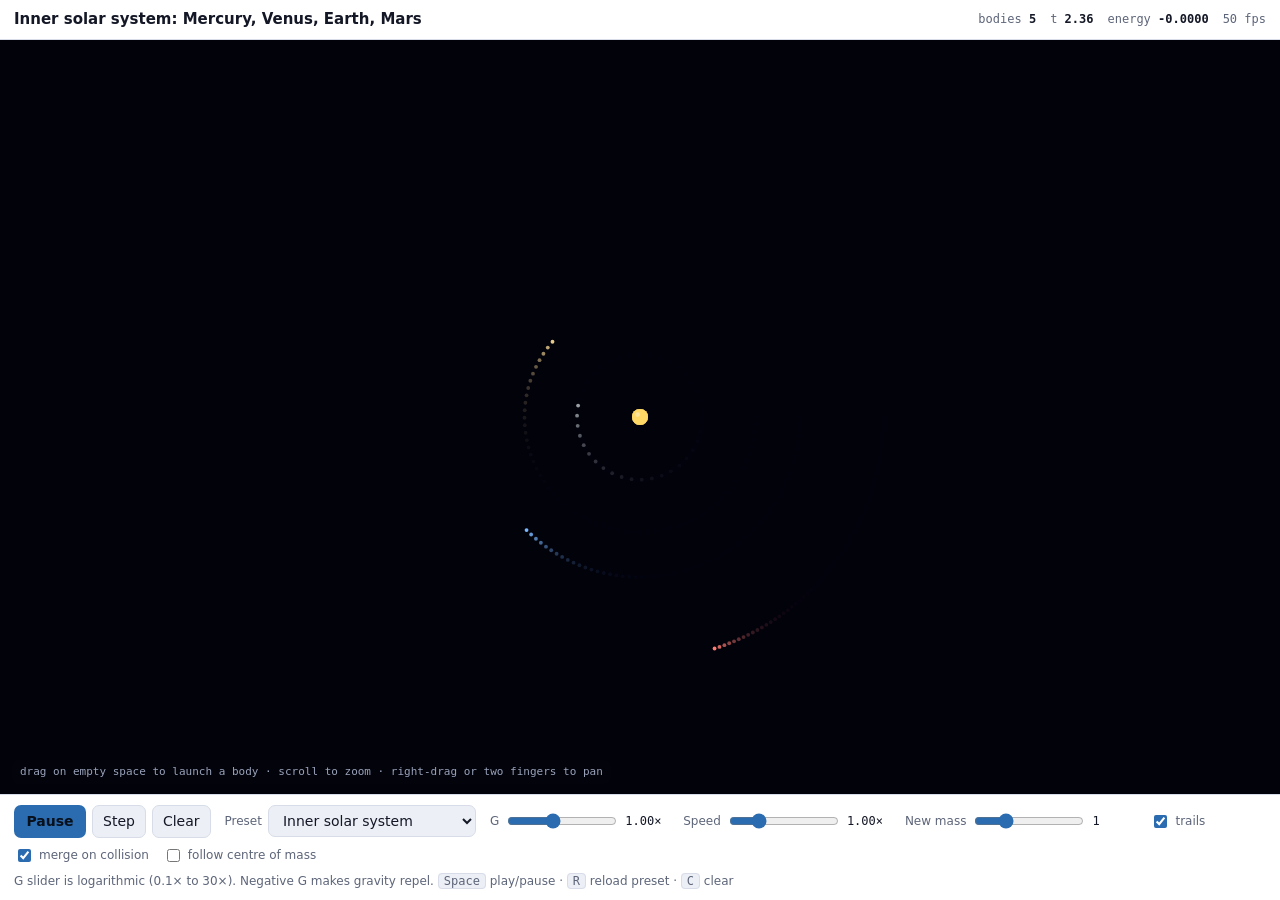
<file: gravity-lab/index.html>
<!doctype html>
<html lang="en">
<head>
<meta charset="utf-8">
<meta name="viewport" content="width=device-width, initial-scale=1">
<title>Gravity Lab</title>
<meta name="description" content="N-body gravity sandbox: drag to launch bodies, load the solar system, a binary star or the three-body figure-eight, and change Newton's constant live.">
<style>
  :root{--bg:#070a12;--panel:#10141f;--panel2:#171c2b;--line:#262d40;--text:#e7eaf2;--muted:#8b93a9;--accent:#79b8ff;--accent2:#ffb454;--radius:10px;
    --font:ui-sans-serif,system-ui,-apple-system,"Segoe UI",Roboto,Helvetica,Arial,sans-serif;--mono:ui-monospace,SFMono-Regular,Menlo,Consolas,monospace}
  @media (prefers-color-scheme:light){:root:not([data-theme=dark]){--bg:#f4f6fa;--panel:#fff;--panel2:#eceff5;--line:#d7dce8;--text:#141826;--muted:#5d6579;--accent:#2b6cb0;--accent2:#c27413}}
  *{box-sizing:border-box}html,body{margin:0;height:100%}
  body{background:var(--bg);color:var(--text);font-family:var(--font);font-size:14px;line-height:1.4}
  .app{display:grid;grid-template-rows:auto 1fr auto;height:100%;min-height:520px}
  header{display:flex;align-items:center;gap:12px;padding:9px 14px;border-bottom:1px solid var(--line);background:var(--panel);flex-wrap:wrap}
  header h1{font-size:15px;margin:0;font-weight:600}
  .stats{margin-left:auto;font-family:var(--mono);font-size:12px;color:var(--muted);display:flex;gap:14px;flex-wrap:wrap}.stats b{color:var(--text);font-weight:600}
  .stage{position:relative;background:#03050b;overflow:hidden}
  canvas{display:block;width:100%;height:100%;cursor:crosshair;touch-action:none}
  .hud{position:absolute;left:12px;bottom:10px;font-family:var(--mono);font-size:11px;color:#9aa3bb;pointer-events:none;background:rgba(3,5,11,.55);padding:4px 8px;border-radius:6px}
  .controls{display:flex;flex-wrap:wrap;gap:8px 14px;align-items:center;padding:10px 14px;border-top:1px solid var(--line);background:var(--panel)}
  .group{display:flex;align-items:center;gap:6px}label{color:var(--muted);font-size:12px;white-space:nowrap}
  select,button{font:inherit;color:var(--text);background:var(--panel2);border:1px solid var(--line);border-radius:7px;padding:6px 10px;cursor:pointer}
  button.primary{background:var(--accent);color:#07101c;border-color:transparent;font-weight:600;min-width:72px}
  button:hover{filter:brightness(1.08)}select:focus,button:focus,input:focus{outline:2px solid var(--accent);outline-offset:1px}
  input[type=range]{accent-color:var(--accent);width:110px}
  .toggle{display:flex;align-items:center;gap:5px;color:var(--muted);font-size:12px;cursor:pointer}.toggle input{accent-color:var(--accent)}
  .hint{width:100%;color:var(--muted);font-size:12px}.hint kbd{font-family:var(--mono);background:var(--panel2);border:1px solid var(--line);border-radius:4px;padding:0 5px}
  .val{font-family:var(--mono);font-size:12px;color:var(--text);min-width:44px}
  @media (max-width:640px){.stats{width:100%;margin-left:0}input[type=range]{width:80px}}
</style>
</head>
<body>
<div class="app">
  <header>
    <h1 id="title">Gravity Lab</h1>
    <div class="stats"><span>bodies <b id="nb">0</b></span><span>t <b id="time">0</b></span><span>energy <b id="energy">0</b></span><span id="fps"></span></div>
  </header>
  <div class="stage"><canvas id="c"></canvas><div class="hud" id="hud">drag on empty space to launch a body · scroll to zoom · right-drag or two fingers to pan</div></div>
  <div class="controls">
    <div class="group">
      <button class="primary" id="play">Pause</button>
      <button id="step" title="Advance one step">Step</button>
      <button id="clear">Clear</button>
    </div>
    <div class="group"><label for="preset">Preset</label>
      <select id="preset">
        <option value="solar">Inner solar system</option>
        <option value="binary">Binary star with planet</option>
        <option value="figure8">Three-body figure-eight</option>
        <option value="cluster">Random cluster (200)</option>
        <option value="galaxy">Disc galaxy (600)</option>
        <option value="moon">Earth and Moon</option>
        <option value="empty">Empty</option>
      </select></div>
    <div class="group"><label for="g">G</label><input type="range" id="g" min="-1" max="1.5" step="0.01" value="0"><span class="val" id="gval">1.00×</span></div>
    <div class="group"><label for="dt">Speed</label><input type="range" id="dt" min="0.05" max="4" step="0.05" value="1"><span class="val" id="dtval">1.00×</span></div>
    <div class="group"><label for="mass">New mass</label><input type="range" id="mass" min="-1" max="3" step="0.05" value="0"><span class="val" id="massval">1</span></div>
    <label class="toggle"><input type="checkbox" id="trails" checked> trails</label>
    <label class="toggle"><input type="checkbox" id="merge" checked> merge on collision</label>
    <label class="toggle"><input type="checkbox" id="com"> follow centre of mass</label>
    <div class="hint">G slider is logarithmic (0.1× to 30×). Negative G makes gravity repel. <kbd>Space</kbd> play/pause · <kbd>R</kbd> reload preset · <kbd>C</kbd> clear</div>
  </div>
</div>
<script>
(() => {
  // ---------- state ----------
  const canvas=document.getElementById('c'), ctx=canvas.getContext('2d');
  const $=id=>document.getElementById(id);
  const ui={play:$('play'),step:$('step'),clear:$('clear'),preset:$('preset'),g:$('g'),gval:$('gval'),dt:$('dt'),dtval:$('dtval'),mass:$('mass'),massval:$('massval'),
            trails:$('trails'),merge:$('merge'),com:$('com'),nb:$('nb'),time:$('time'),energy:$('energy'),fps:$('fps'),hud:$('hud')};
  let bodies=[], running=true, t=0, dpr=Math.max(1,Math.min(2,devicePixelRatio||1));
  let view={x:0,y:0,scale:1};         // world->screen: screen = (world - view.xy)*scale + centre
  let G=1, dt=0.01, BASE_G=1;
  let colors=['#79b8ff','#ffb454','#ff7b72','#7ee787','#d2a8ff','#ffa657','#56d4dd','#f778ba'];
  const softening=0.02;               // Plummer softening (world units)

  function body(x,y,vx,vy,m,color,r){return {x,y,vx,vy,ax:0,ay:0,m,color:color||colors[bodies.length%colors.length],r:r||radiusFor(m),trail:[]}}
  function radiusFor(m){return 0.012*Math.cbrt(m)+0.004}

  // ---------- presets (world units: 1 = 1 AU-ish; velocities tuned for G=1, M_sun=1) ----------
  const PRESETS={
    solar(){ // circular orbits around a unit mass; distances in AU, periods scale as Kepler
      const list=[body(0,0,0,0,1,'#ffd866',0.05)];
      const planets=[['#9aa0a6',0.39,1.7e-7],['#e6c88a',0.72,2.4e-6],['#79b8ff',1.0,3.0e-6],['#ff7b72',1.52,3.2e-7]];
      for(const [c,a,m] of planets){const v=Math.sqrt(1/a); list.push(body(a,0,0,v,m,c,0.012));}
      return {list,scale:160,title:'Inner solar system: Mercury, Venus, Earth, Mars'};
    },
    binary(){
      const m1=0.6,m2=0.4,d=0.5; const M=m1+m2; const v=Math.sqrt(M/d);
      const list=[body(-d*m2/M,0,0,-v*m2/M,m1,'#ffd866',0.045), body(d*m1/M,0,0,v*m1/M,m2,'#ff9f5a',0.038)];
      const a=1.8; list.push(body(a,0,0,Math.sqrt(M/a),1e-4,'#79b8ff',0.012));
      return {list,scale:150,title:'Binary star with a circumbinary planet'};
    },
    figure8(){ // Chenciner–Montgomery initial conditions (G=1, m=1)
      const x1=0.97000436,y1=-0.24308753,vx3=-0.93240737,vy3=-0.86473146;
      const list=[body(x1,y1,-vx3/2,-vy3/2,1,'#79b8ff',0.03), body(-x1,-y1,-vx3/2,-vy3/2,1,'#ffb454',0.03), body(0,0,vx3,vy3,1,'#ff7b72',0.03)];
      return {list,scale:180,title:'Three-body figure-eight (Chenciner & Montgomery)',dt:0.004};
    },
    cluster(){
      const list=[]; for(let i=0;i<200;i++){const r=Math.sqrt(Math.random())*1.2, a=Math.random()*Math.PI*2; const m=0.002+Math.random()*0.004;
        list.push(body(r*Math.cos(a),r*Math.sin(a),(Math.random()-.5)*0.15,(Math.random()-.5)*0.15,m,null,0.006));}
      return {list,scale:160,title:'Random cluster of 200 bodies collapsing under its own gravity'};
    },
    galaxy(){
      const list=[body(0,0,0,0,3,'#ffd866',0.06)]; const N=600;
      for(let i=0;i<N;i++){const r=0.25+Math.pow(Math.random(),0.7)*1.6, a=Math.random()*Math.PI*2; const v=Math.sqrt(3/r)*(0.98+Math.random()*0.04);
        list.push(body(r*Math.cos(a),r*Math.sin(a),-v*Math.sin(a),v*Math.cos(a),0.0005,colors[(i%4)+4],0.004));}
      return {list,scale:120,title:'Disc of 600 test bodies around a central mass',dt:0.006};
    },
    moon(){
      const mE=1, mM=0.0123, d=0.6; const M=mE+mM; const v=Math.sqrt(M/d);
      return {list:[body(-d*mM/M,0,0,-v*mM/M,mE,'#79b8ff',0.05), body(d*mE/M,0,0,v*mE/M,mM,'#c9c9c9',0.018)],scale:260,title:'Earth and Moon (mass ratio 81:1, distance exaggerated)'};
    },
    empty(){return {list:[],scale:160,title:'Empty: drag to launch bodies'}}
  };

  function load(name){
    const p=PRESETS[name](); bodies=p.list; view={x:0,y:0,scale:p.scale}; t=0; dt=p.dt||0.01; ui.dt.value=1; ui.dtval.textContent='1.00×';
    ui.title.textContent=p.title; ui.g.value=0; G=BASE_G; ui.gval.textContent='1.00×'; computeAccel(); draw(true);
  }
  ui.title=$('title');

  // ---------- physics: velocity Verlet with O(n²) direct summation, Barnes–Hut for n>150 ----------
  function computeAccel(){
    const n=bodies.length; for(const b of bodies){b.ax=0;b.ay=0;}
    if(n>150){ bhAccel(); return; }
    for(let i=0;i<n;i++){const a=bodies[i];
      for(let j=i+1;j<n;j++){const b=bodies[j];
        let dx=b.x-a.x, dy=b.y-a.y; const d2=dx*dx+dy*dy+softening*softening; const inv=1/Math.sqrt(d2); const inv3=inv*inv*inv;
        const f=G*inv3; a.ax+=f*b.m*dx; a.ay+=f*b.m*dy; b.ax-=f*a.m*dx; b.ay-=f*a.m*dy; }}
  }
  // Barnes–Hut quadtree
  function bhAccel(){
    let minx=Infinity,miny=Infinity,maxx=-Infinity,maxy=-Infinity;
    for(const b of bodies){if(b.x<minx)minx=b.x;if(b.x>maxx)maxx=b.x;if(b.y<miny)miny=b.y;if(b.y>maxy)maxy=b.y;}
    const size=Math.max(maxx-minx,maxy-miny)*1.01+1e-6, cx=(minx+maxx)/2, cy=(miny+maxy)/2;
    const nodes=[]; // flat arrays for speed
    function mk(x,y,s){nodes.push({x,y,s,m:0,cx:0,cy:0,b:null,kids:null});return nodes.length-1;}
    const root=mk(cx,cy,size);
    function insert(ni,b){const nd=nodes[ni];
      if(nd.m===0&&!nd.kids){nd.b=b;nd.m=b.m;nd.cx=b.x;nd.cy=b.y;return;}
      if(!nd.kids){nd.kids=[-1,-1,-1,-1]; const ob=nd.b; nd.b=null; place(ni,ob);}
      place(ni,b); nd.cx=(nd.cx*nd.m+b.x*b.m)/(nd.m+b.m); nd.cy=(nd.cy*nd.m+b.y*b.m)/(nd.m+b.m); nd.m+=b.m;
    }
    function place(ni,b){const nd=nodes[ni]; const q=(b.x>nd.x?1:0)+(b.y>nd.y?2:0); const h=nd.s/4;
      if(nd.kids[q]<0){nd.kids[q]=mk(nd.x+(q&1?h:-h),nd.y+(q&2?h:-h),nd.s/2);} insert(nd.kids[q],b);}
    for(const b of bodies) insert(root,b);
    const theta=0.6;
    for(const b of bodies){ const stack=[root];
      while(stack.length){const nd=nodes[stack.pop()]; if(nd.m===0)continue;
        let dx=nd.cx-b.x, dy=nd.cy-b.y; const d2=dx*dx+dy*dy;
        if(!nd.kids || nd.s*nd.s < theta*theta*d2){ if(nd.b===b)continue; const inv=1/Math.sqrt(d2+softening*softening); const f=G*nd.m*inv*inv*inv; b.ax+=f*dx; b.ay+=f*dy; }
        else for(const k of nd.kids) if(k>=0) stack.push(k); } }
  }
  function step(){
    const h=dt*(+ui.dt.value);
    for(const b of bodies){b.vx+=0.5*h*b.ax;b.vy+=0.5*h*b.ay;b.x+=h*b.vx;b.y+=h*b.vy;}
    computeAccel();
    for(const b of bodies){b.vx+=0.5*h*b.ax;b.vy+=0.5*h*b.ay;}
    if(ui.merge.checked) mergeCollisions();
    if(ui.trails.checked){for(const b of bodies){b.trail.push(b.x,b.y); if(b.trail.length>400)b.trail.splice(0,2);}}
    t+=h;
  }
  function mergeCollisions(){
    const n=bodies.length; if(n>400) return; // skip for big swarms
    for(let i=0;i<n;i++){const a=bodies[i]; if(!a)continue;
      for(let j=i+1;j<n;j++){const b=bodies[j]; if(!b)continue;
        const dx=b.x-a.x,dy=b.y-a.y; const rr=a.r+b.r; if(dx*dx+dy*dy<rr*rr*0.6){
          const M=a.m+b.m; a.x=(a.x*a.m+b.x*b.m)/M; a.y=(a.y*a.m+b.y*b.m)/M; a.vx=(a.vx*a.m+b.vx*b.m)/M; a.vy=(a.vy*a.m+b.vy*b.m)/M;
          if(b.m>a.m){a.color=b.color;} a.m=M; a.r=Math.max(a.r,b.r,radiusFor(M)); bodies[j]=null; }}}
    bodies=bodies.filter(Boolean);
  }
  function energy(){ let ke=0,pe=0; const n=bodies.length; if(n>300) return NaN;
    for(let i=0;i<n;i++){const a=bodies[i]; ke+=0.5*a.m*(a.vx*a.vx+a.vy*a.vy);
      for(let j=i+1;j<n;j++){const b=bodies[j]; const d=Math.hypot(b.x-a.x,b.y-a.y)+softening; pe-=G*a.m*b.m/d;}} return ke+pe; }

  // ---------- rendering ----------
  function resize(){const st=canvas.parentElement; canvas.width=st.clientWidth*dpr; canvas.height=st.clientHeight*dpr; draw(true);}
  function toScreen(x,y){return [(x-view.x)*view.scale*dpr+canvas.width/2,(y-view.y)*view.scale*dpr+canvas.height/2];}
  function toWorld(sx,sy){return [(sx*dpr-canvas.width/2)/(view.scale*dpr)+view.x,(sy*dpr-canvas.height/2)/(view.scale*dpr)+view.y];}
  function draw(full){
    if(ui.com.checked&&bodies.length){let M=0,cx=0,cy=0;for(const b of bodies){M+=b.m;cx+=b.x*b.m;cy+=b.y*b.m;} view.x=cx/M; view.y=cy/M;}
    ctx.fillStyle=ui.trails.checked&&!full?'rgba(3,5,11,0.18)':'#03050b'; ctx.fillRect(0,0,canvas.width,canvas.height);
    if(full&&ui.trails.checked){ // redraw stored trails after a full clear
      ctx.lineWidth=1*dpr; for(const b of bodies){ if(b.trail.length<4)continue; ctx.strokeStyle=b.color; ctx.globalAlpha=0.35; ctx.beginPath();
        for(let i=0;i<b.trail.length;i+=2){const [sx,sy]=toScreen(b.trail[i],b.trail[i+1]); i?ctx.lineTo(sx,sy):ctx.moveTo(sx,sy);} ctx.stroke();} ctx.globalAlpha=1; }
    for(const b of bodies){const [sx,sy]=toScreen(b.x,b.y); const r=Math.max(1.2*dpr,b.r*view.scale*dpr);
      ctx.fillStyle=b.color; ctx.beginPath(); ctx.arc(sx,sy,r,0,Math.PI*2); ctx.fill();
      if(r>4*dpr){ctx.fillStyle='rgba(255,255,255,.35)'; ctx.beginPath(); ctx.arc(sx-r*0.3,sy-r*0.3,r*0.3,0,Math.PI*2); ctx.fill();}}
    if(drag){const [sx,sy]=toScreen(drag.x,drag.y); ctx.strokeStyle='#fff'; ctx.lineWidth=1.5*dpr; ctx.setLineDash([6*dpr,4*dpr]); ctx.beginPath(); ctx.moveTo(sx,sy); ctx.lineTo(drag.cx*dpr,drag.cy*dpr); ctx.stroke(); ctx.setLineDash([]);
      ctx.fillStyle='rgba(255,255,255,.6)'; ctx.beginPath(); ctx.arc(sx,sy,Math.max(3*dpr,radiusFor(newMass())*view.scale*dpr),0,Math.PI*2); ctx.fill();}
    ui.nb.textContent=bodies.length; ui.time.textContent=t.toFixed(2); const e=energy(); ui.energy.textContent=isNaN(e)?'—':e.toFixed(4);
  }
  let frames=0,fpsT=performance.now();
  function loop(now){ if(running){const substeps=bodies.length>300?1:4; for(let i=0;i<substeps;i++)step(); draw(false);} else if(drag) draw(true);
    frames++; if(now-fpsT>1000){ui.fps.textContent=frames+' fps'; frames=0; fpsT=now;} requestAnimationFrame(loop); }

  // ---------- input ----------
  let drag=null, pan=null, pointers=new Map(), pinch=null;
  function newMass(){return Math.pow(10,+ui.mass.value);}
  canvas.addEventListener('contextmenu',e=>e.preventDefault());
  canvas.addEventListener('pointerdown',e=>{canvas.setPointerCapture(e.pointerId); pointers.set(e.pointerId,[e.clientX,e.clientY]);
    const rect=canvas.getBoundingClientRect(); const cx=e.clientX-rect.left, cy=e.clientY-rect.top;
    if(pointers.size===2){drag=null; const pts=[...pointers.values()]; pinch={d:Math.hypot(pts[0][0]-pts[1][0],pts[0][1]-pts[1][1]),scale:view.scale,mid:[(pts[0][0]+pts[1][0])/2,(pts[0][1]+pts[1][1])/2],vx:view.x,vy:view.y}; return;}
    if(e.button===2||e.shiftKey){pan={sx:cx,sy:cy,vx:view.x,vy:view.y}; return;}
    const [wx,wy]=toWorld(cx,cy); drag={x:wx,y:wy,cx,cy}; });
  canvas.addEventListener('pointermove',e=>{ if(!pointers.has(e.pointerId))return; pointers.set(e.pointerId,[e.clientX,e.clientY]);
    const rect=canvas.getBoundingClientRect(); const cx=e.clientX-rect.left, cy=e.clientY-rect.top;
    if(pinch&&pointers.size===2){const pts=[...pointers.values()]; const d=Math.hypot(pts[0][0]-pts[1][0],pts[0][1]-pts[1][1]); view.scale=pinch.scale*d/pinch.d;
      const mid=[(pts[0][0]+pts[1][0])/2,(pts[0][1]+pts[1][1])/2]; view.x=pinch.vx-(mid[0]-pinch.mid[0])/view.scale; view.y=pinch.vy-(mid[1]-pinch.mid[1])/view.scale; draw(true); return;}
    if(pan){view.x=pan.vx-(cx-pan.sx)/view.scale; view.y=pan.vy-(cy-pan.sy)/view.scale; draw(true); return;}
    if(drag){drag.cx=cx;drag.cy=cy; if(!running)draw(true);} });
  function up(e){ pointers.delete(e.pointerId); pinch=null;
    if(pan){pan=null;return;}
    if(drag){const [wx,wy]=toWorld(drag.cx,drag.cy); const k=0.9; // velocity = drag vector scaled
      bodies.push(body(drag.x,drag.y,(wx-drag.x)*k*Math.sqrt(view.scale/160),(wy-drag.y)*k*Math.sqrt(view.scale/160),newMass(),null,radiusFor(newMass()))); computeAccel(); drag=null; draw(true);} }
  canvas.addEventListener('pointerup',up); canvas.addEventListener('pointercancel',up);
  canvas.addEventListener('wheel',e=>{e.preventDefault(); const rect=canvas.getBoundingClientRect(); const [wx,wy]=toWorld(e.clientX-rect.left,e.clientY-rect.top);
    const f=Math.exp(-e.deltaY*0.0015); view.scale*=f; const [wx2,wy2]=toWorld(e.clientX-rect.left,e.clientY-rect.top); view.x+=wx-wx2; view.y+=wy-wy2; draw(true);},{passive:false});

  ui.play.addEventListener('click',()=>{running=!running; ui.play.textContent=running?'Pause':'Play';});
  ui.step.addEventListener('click',()=>{step();draw(true);});
  ui.clear.addEventListener('click',()=>{bodies=[];t=0;draw(true);});
  ui.preset.addEventListener('change',()=>load(ui.preset.value));
  ui.g.addEventListener('input',()=>{const v=+ui.g.value; G=v<0?-Math.pow(10,-v-1)*BASE_G*10:Math.pow(10,v)*BASE_G; // negative side: repulsive
    ui.gval.textContent=(G/BASE_G).toFixed(2)+'×'; computeAccel();});
  ui.dt.addEventListener('input',()=>ui.dtval.textContent=(+ui.dt.value).toFixed(2)+'×');
  ui.mass.addEventListener('input',()=>ui.massval.textContent=newMass()<0.01?newMass().toExponential(1):newMass().toFixed(2));
  ui.trails.addEventListener('change',()=>draw(true)); ui.com.addEventListener('change',()=>draw(true));
  window.addEventListener('resize',resize);
  window.addEventListener('keydown',e=>{if(e.target.tagName==='INPUT'||e.target.tagName==='SELECT')return;
    if(e.code==='Space'){e.preventDefault();ui.play.click();} else if(e.key.toLowerCase()==='r')load(ui.preset.value); else if(e.key.toLowerCase()==='c')ui.clear.click();});

  // ---------- query params: ?preset=figure8&g=1&speed=1&trails=0&autoplay=0 ----------
  const q=new URLSearchParams(location.search);
  if(q.has('preset')&&PRESETS[q.get('preset')]) ui.preset.value=q.get('preset');
  if(q.has('trails')) ui.trails.checked=q.get('trails')!=='0';
  if(q.get('autoplay')==='0'){running=false; ui.play.textContent='Play';}
  resize(); load(ui.preset.value);
  if(q.has('speed')){ui.dt.value=Math.max(0.05,Math.min(4,+q.get('speed')||1)); ui.dtval.textContent=(+ui.dt.value).toFixed(2)+'×';}
  requestAnimationFrame(loop);
})();
</script>
</body>
</html>
</file>
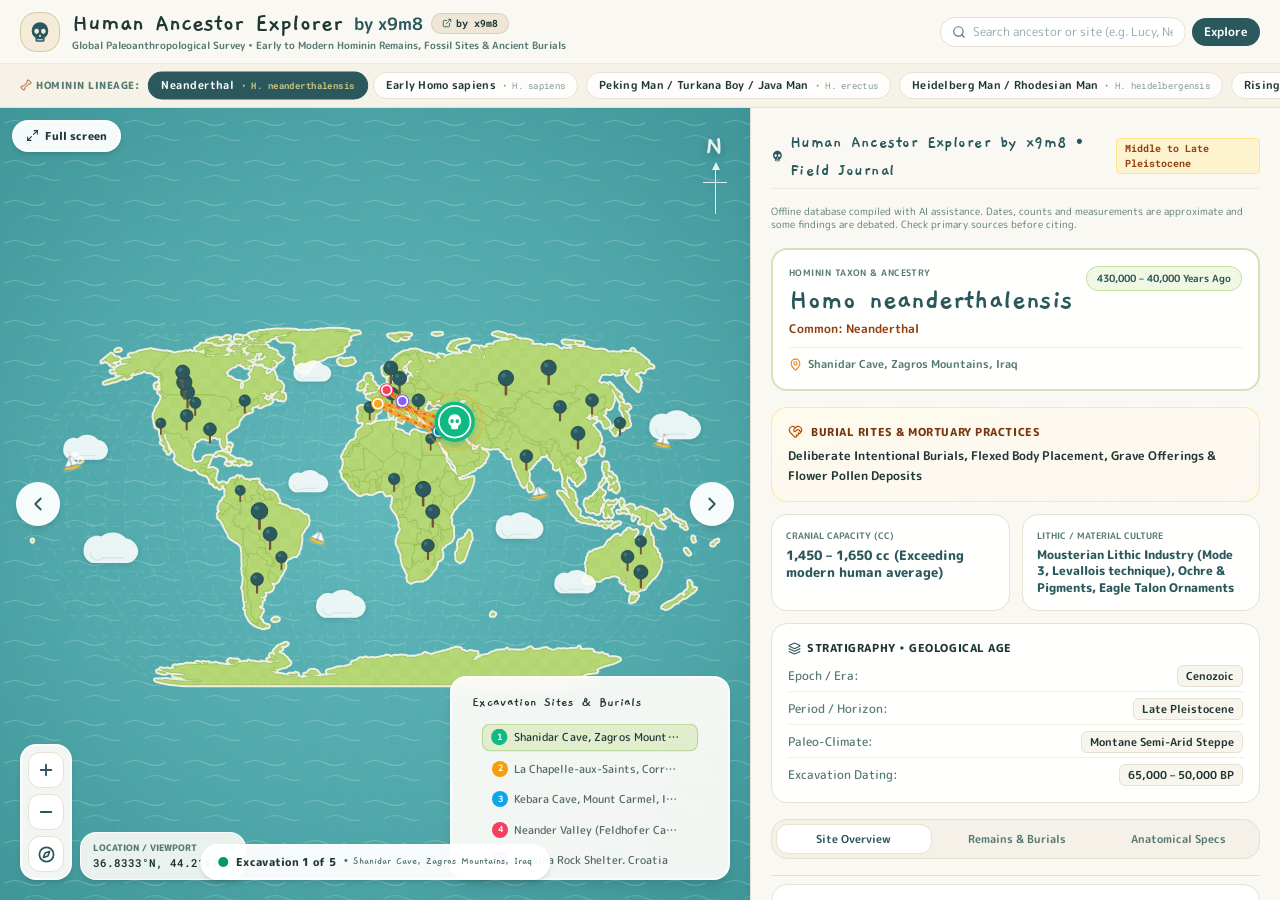
<file: human-ancestor-explorer/index.html>
<!DOCTYPE html>
<html lang="en">
  <head>
    <meta charset="UTF-8" />
    <meta name="viewport" content="width=device-width, initial-scale=1.0" />
    <title>Human Ancestor Explorer by x9m8 | Early to Modern Hominin Remains & Burials</title>
    <meta name="description" content="Human Ancestor Explorer by x9m8 — Interactive global survey mapping early to modern hominin fossil remains, ancient burials, cranial capacities, and archaeological excavation sites." />
    <meta property="og:title" content="Human Ancestor Explorer by x9m8" />
    <meta property="og:description" content="Explore early to modern human ancestor remains, burials, cranial capacities, and excavation sites on an interactive global archaeological map." />
    <link rel="preconnect" href="https://fonts.googleapis.com">
    <link rel="preconnect" href="https://fonts.gstatic.com" crossorigin>
    <link href="https://fonts.googleapis.com/css2?family=Gaegu:wght@400;700&family=M+PLUS+Rounded+1c:wght@400;500;700;800;900&family=Nunito:ital,wght@0,400;0,600;0,700;0,800;0,900;1,400&family=Quicksand:wght@500;600;700&family=Roboto+Mono:wght@400;500;600&display=swap" rel="stylesheet">
    <style>
      body, html {
        margin: 0;
        padding: 0;
        height: 100%;
        width: 100%;
        overflow: hidden;
        font-family: 'Nunito', 'M PLUS Rounded 1c', sans-serif;
      }
    </style>
    <script type="module" crossorigin src="./assets/index-CYBG0XVD.js"></script>
    <link rel="stylesheet" crossorigin href="./assets/index-Bv-X-o0b.css">
  </head>
  <body class="bg-park-card text-park-ink selection:bg-park-accent-yellow/30 selection:text-park-ink">
    <div id="root" class="h-full w-full"></div>
</body>
</html>
</file>
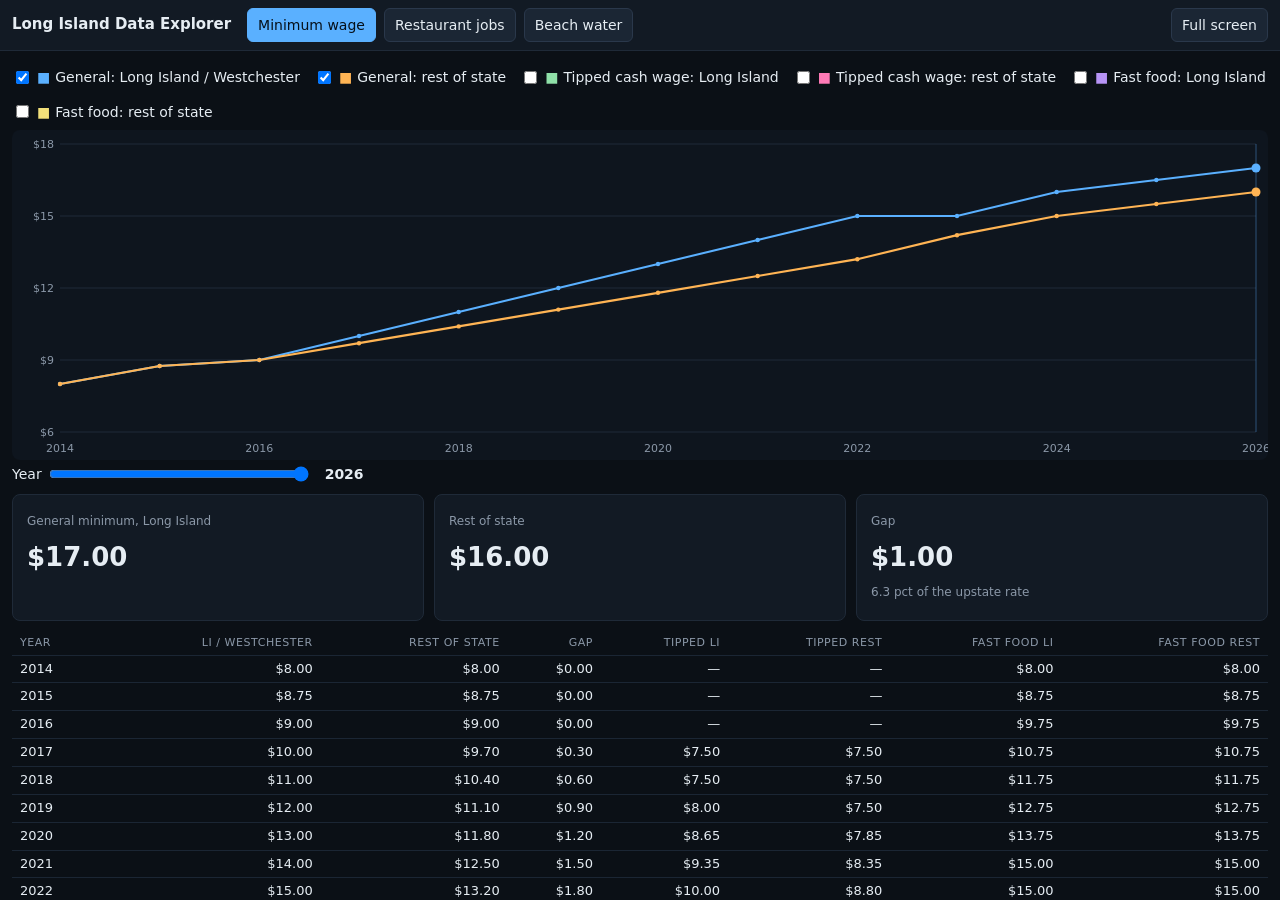
<file: long-island-explorer/index.html>
<!doctype html>
<html lang="en">
<head>
<meta charset="utf-8">
<meta name="viewport" content="width=device-width,initial-scale=1">
<title>Long Island Data Explorer | x9m8</title>
<style>
:root{--bg:#0b1016;--panel:#121a24;--ink:#e6edf3;--mute:#8b98a8;--a:#5ab0ff;--b:#ffb454;--c:#8fe0a8;--d:#ff7ab6}
*{box-sizing:border-box}
html,body{margin:0;height:100%;background:var(--bg);color:var(--ink);font:14px/1.45 system-ui,Segoe UI,Roboto,sans-serif}
#app{display:flex;flex-direction:column;height:100%}
header{display:flex;gap:8px;align-items:center;padding:8px 12px;background:var(--panel);border-bottom:1px solid #1f2a38;flex-wrap:wrap}
h1{font-size:15px;margin:0 8px 0 0;font-weight:600}
.sp{flex:1}
button{background:#1b2634;color:var(--ink);border:1px solid #2a384b;border-radius:6px;padding:6px 10px;font:inherit;cursor:pointer}
button:hover{border-color:var(--a)}button.on{background:var(--a);color:#06101a;border-color:var(--a)}
main{flex:1;overflow:auto;padding:12px}
.row{display:flex;gap:14px;flex-wrap:wrap;align-items:center;margin:4px 0 8px}
label{display:flex;gap:5px;align-items:center;cursor:pointer}
canvas{width:100%;height:330px;display:block;background:#0e151e;border-radius:8px}
table{border-collapse:collapse;width:100%;font-size:13px;margin-top:10px}
th,td{padding:4px 8px;border-bottom:1px solid #1b2634;text-align:right}th:first-child,td:first-child{text-align:left}
th{color:var(--mute);font-weight:500;font-size:11px;text-transform:uppercase;letter-spacing:.05em}
tr.hl td{background:#17283a}
.note{color:var(--mute);font-size:12px;margin:8px 0}
.big{font-size:26px;font-weight:600}
.card{background:var(--panel);border:1px solid #1f2a38;border-radius:8px;padding:10px 14px}
.grid{display:grid;grid-template-columns:repeat(auto-fit,minmax(200px,1fr));gap:10px;margin:10px 0}
input[type=range]{width:260px}
</style>
</head>
<body>
<div id="app">
<header>
<h1>Long Island Data Explorer</h1>
<button id="tW" class="on">Minimum wage</button>
<button id="tE">Restaurant jobs</button>
<button id="tB">Beach water</button>
<span class="sp"></span>
<button id="bFS">Full screen</button>
</header>
<main id="out"></main>
</div>
<script>
(()=>{
const $=id=>document.getElementById(id);
// Data below is transcribed from the tables of two x9m8.com preprints (see the Sources note in each tab).
// Table 1, Kalafatis 2026, "Regional minimum wages and restaurant employment on Long Island, New York"
const W=[ // year, LI/Westchester, rest of state, gap, tipped LI, tipped rest, fast food LI, fast food rest
[2014,8.00,8.00,0,null,null,8.00,8.00],[2015,8.75,8.75,0,null,null,8.75,8.75],[2016,9.00,9.00,0,null,null,9.75,9.75],
[2017,10.00,9.70,.30,7.50,7.50,10.75,10.75],[2018,11.00,10.40,.60,7.50,7.50,11.75,11.75],[2019,12.00,11.10,.90,8.00,7.50,12.75,12.75],
[2020,13.00,11.80,1.20,8.65,7.85,13.75,13.75],[2021,14.00,12.50,1.50,9.35,8.35,15.00,15.00],[2022,15.00,13.20,1.80,10.00,8.80,15.00,15.00],
[2023,15.00,14.20,.80,10.00,9.45,15.00,15.00],[2024,16.00,15.00,1.00,10.65,10.00,16.00,15.00],[2025,16.50,15.50,1.00,11.00,10.35,16.50,15.50],[2026,17.00,16.00,1.00,11.35,10.70,17.00,16.00]];
const WS=[['General: Long Island / Westchester',1,'#5ab0ff'],['General: rest of state',2,'#ffb454'],['Tipped cash wage: Long Island',4,'#8fe0a8'],['Tipped cash wage: rest of state',5,'#ff7ab6'],['Fast food: Long Island',6,'#b794f6'],['Fast food: rest of state',7,'#f2e07a']];
// Table 2, same paper
const E=[['All food services and drinking places (722)',48,92837,225439,9.4,-4.6,432,341,661,526],
['Full-service restaurants (722511)',42,46395,103683,2.9,-13.0,483,368,729,572],
['Limited-service restaurants (722513)',42,25647,69350,16.6,1.6,347,307,558,474],
['Total private employment (all industries)',54,1094011,2540435,4.0,1.2,1085,864,1493,1244]];
// Table 1 and abstract, Kalafatis 2026, "Enterococcus at New York State Park beaches on Long Island"
const B=[['Great South Bay',2,312,23,7.4,1.040],['Long Island Sound',4,741,40,5.4,0.957],['Atlantic Ocean',9,2095,80,3.8,1.020],['All Long Island (pooled)',15,3148,143,4.5,1.006]];
let tab='W',yr=2026,show=[true,true,false,false,false,false];
const f2=v=>v==null?'—':'$'+v.toFixed(2);
function chart(cv,series,xs,ymin,ymax,hi,fmt){
 const d=devicePixelRatio||1,r=cv.getBoundingClientRect();cv.width=Math.round(r.width*d);cv.height=Math.round(r.height*d);
 const c=cv.getContext('2d');c.scale(d,d);const w=r.width,h=r.height,L=48,R=12,T=14,Bt=28;
 c.clearRect(0,0,w,h);c.font='11px system-ui';c.fillStyle='#8b98a8';c.strokeStyle='#1f2a38';
 const X=i=>L+(w-L-R)*i/(xs.length-1),Y=v=>T+(h-T-Bt)*(1-(v-ymin)/(ymax-ymin));
 for(let k=0;k<=4;k++){const v=ymin+(ymax-ymin)*k/4,y=Y(v);c.beginPath();c.moveTo(L,y);c.lineTo(w-R,y);c.stroke();c.textAlign='right';c.fillText(fmt(v),L-6,y+4)}
 c.textAlign='center';xs.forEach((x,i)=>{if(i%2===0||xs.length<8)c.fillText(x,X(i),h-8)});
 if(hi>=0){c.strokeStyle='#5ab0ff66';c.beginPath();c.moveTo(X(hi),T);c.lineTo(X(hi),h-Bt);c.stroke()}
 for(const s of series){c.strokeStyle=s.col;c.lineWidth=2.2;c.beginPath();let st=false;s.v.forEach((v,i)=>{if(v==null){st=false;return}st?c.lineTo(X(i),Y(v)):c.moveTo(X(i),Y(v));st=true});c.stroke();
  c.fillStyle=s.col;s.v.forEach((v,i)=>{if(v!=null){c.beginPath();c.arc(X(i),Y(v),i===hi?4.5:2.2,0,7);c.fill()}})}
 return {X,Y}
}
function renderW(){
 const o=$('out');
 let h='<div class="row">'+WS.map((s,i)=>`<label><input type="checkbox" data-i="${i}" ${show[i]?'checked':''}><span style="color:${s[2]}">&#9632;</span> ${s[0]}</label>`).join('')+'</div>';
 h+='<canvas id="cv"></canvas><div class="row"><label>Year <input id="yr" type="range" min="2014" max="2026" step="1" value="'+yr+'"></label><b id="yl">'+yr+'</b></div><div class="grid" id="cards"></div>';
 h+='<table><tr><th>Year</th><th>LI / Westchester</th><th>Rest of state</th><th>Gap</th><th>Tipped LI</th><th>Tipped rest</th><th>Fast food LI</th><th>Fast food rest</th></tr>'+W.map(r=>`<tr data-y="${r[0]}" class="${r[0]===yr?'hl':''}"><td>${r[0]}</td><td>${f2(r[1])}</td><td>${f2(r[2])}</td><td>${f2(r[3])}</td><td>${f2(r[4])}</td><td>${f2(r[5])}</td><td>${f2(r[6])}</td><td>${f2(r[7])}</td></tr>`).join('')+'</table>';
 h+='<div class="note">Source: Table 1 of the x9m8.com preprint &ldquo;Regional minimum wages and restaurant employment on Long Island, New York&rdquo; (Kalafatis, 2026, not peer reviewed): minimum hourly rates in force for most of each year. Fast-food rates are the effective rates as listed in that table. A dash means the table gives no value.</div>';
 o.innerHTML=h;
 const draw=()=>{const ser=WS.map((s,i)=>show[i]?{col:s[2],v:W.map(r=>r[s[1]])}:null).filter(Boolean);
  chart($('cv'),ser,W.map(r=>r[0]),6,18,yr-2014,v=>'$'+v.toFixed(0));
  const r=W.find(x=>x[0]===yr);$('yl').textContent=yr;
  $('cards').innerHTML=`<div class="card"><div class="note">General minimum, Long Island</div><div class="big">${f2(r[1])}</div></div><div class="card"><div class="note">Rest of state</div><div class="big">${f2(r[2])}</div></div><div class="card"><div class="note">Gap</div><div class="big">${f2(r[3])}</div><div class="note">${r[2]>0?(100*r[3]/r[2]).toFixed(1)+' pct of the upstate rate':''}</div></div>`;
  o.querySelectorAll('tr[data-y]').forEach(t=>t.classList.toggle('hl',+t.dataset.y===yr))};
 draw();
 $('yr').oninput=e=>{yr=+e.target.value;draw()};
 o.querySelectorAll('input[type=checkbox]').forEach(cb=>cb.onchange=()=>{show[+cb.dataset.i]=cb.checked;draw()});
 o.querySelectorAll('tr[data-y]').forEach(t=>t.onclick=()=>{yr=+t.dataset.y;$('yr').value=yr;draw()});
 window.onresize=draw;
}
let mode='emp';
function renderE(){
 const o=$('out');
 const sel=(k,t)=>`<button data-m="${k}" class="${mode===k?'on':''}">${t}</button>`;
 let h='<div class="row">'+sel('emp','Employment change 2016&ndash;2025')+sel('wage','Average weekly wage 2025')+sel('lvl','Weekly wage growth 2016&ndash;2025')+'</div><canvas id="cv"></canvas>';
 h+='<table><tr><th>Industry</th><th>Comparison counties</th><th>Employment 2016 (LI / comp.)</th><th>Change 2016&ndash;2025 (LI / comp.)</th><th>Weekly wage 2016 (LI / comp.)</th><th>Weekly wage 2025 (LI / comp.)</th></tr>'+E.map(r=>`<tr><td>${r[0]}</td><td>${r[1]}</td><td>${r[2].toLocaleString('en-US')} / ${r[3].toLocaleString('en-US')}</td><td>${r[4]>0?'+':''}${r[4].toFixed(1)} pct / ${r[5]>0?'+':''}${r[5].toFixed(1)} pct</td><td>$${r[6]} / $${r[7]}</td><td>$${r[8]} / $${r[9]}</td></tr>`).join('')+'</table>';
 h+='<div class="note">Source: Table 2 of the same preprint (Kalafatis, 2026). Long Island means Nassau and Suffolk counties; the comparison is counties outside New York City, Long Island and Westchester as defined in that paper. The wage growth view is computed here from the table&rsquo;s 2016 and 2025 weekly wages. This tab shows descriptive figures only; the paper&rsquo;s causal estimates, intervals and caveats are in the article, and none of this proves that the wage floor caused the differences.</div>';
 o.innerHTML=h;
 const draw=()=>{const cv=$('cv');const d=devicePixelRatio||1,r=cv.getBoundingClientRect();cv.width=Math.round(r.width*d);cv.height=Math.round(r.height*d);
  const c=cv.getContext('2d');c.scale(d,d);const w=r.width,hh=r.height,L=50,T=14,Bt=70;c.clearRect(0,0,w,hh);c.font='11px system-ui';
  let a,b,lo,hi,fm,t0;
  if(mode==='emp'){a=E.map(r=>r[4]);b=E.map(r=>r[5]);lo=-15;hi=20;fm=v=>v+'%'}else if(mode==='wage'){a=E.map(r=>r[8]);b=E.map(r=>r[9]);lo=0;hi=1600;fm=v=>'$'+v}else{a=E.map(r=>100*(r[8]/r[6]-1));b=E.map(r=>100*(r[9]/r[7]-1));lo=0;hi=80;fm=v=>v+'%'}
  const Y=v=>T+(hh-T-Bt)*(1-(v-lo)/(hi-lo));c.strokeStyle='#1f2a38';c.fillStyle='#8b98a8';
  for(let k=0;k<=5;k++){const v=lo+(hi-lo)*k/5,y=Y(v);c.beginPath();c.moveTo(L,y);c.lineTo(w-8,y);c.stroke();c.textAlign='right';c.fillText(fm(Math.round(v)),L-6,y+4)}
  const gw=(w-L-8)/E.length,bw=Math.min(40,gw/3);
  E.forEach((r,i)=>{const x=L+gw*i+gw/2;[[a[i],'#5ab0ff',-bw],[b[i],'#ffb454',0]].forEach(([v,col,dx])=>{c.fillStyle=col;const y0=Y(0),y1=Y(v);c.fillRect(x+dx,Math.min(y0,y1),bw,Math.abs(y1-y0));c.fillStyle='#e6edf3';c.textAlign='center';c.fillText((mode==='wage'?'$'+Math.round(v):v.toFixed(1)+'%'),x+dx+bw/2,(v>=0?y1-4:y1+12))});
   c.fillStyle='#8b98a8';c.textAlign='center';const words=r[0].replace(/ \(.*\)/,'').split(' ');let line='',ly=hh-Bt+16;words.forEach(wd=>{if((line+wd).length>20){c.fillText(line,x,ly);ly+=13;line=''}line+=wd+' '});c.fillText(line,x,ly)});
  c.fillStyle='#5ab0ff';c.fillRect(w-190,6,10,10);c.fillStyle='#e6edf3';c.textAlign='left';c.fillText('Long Island',w-175,15);c.fillStyle='#ffb454';c.fillRect(w-100,6,10,10);c.fillStyle='#e6edf3';c.fillText('Comparison',w-85,15)};
 draw();window.onresize=draw;
 o.querySelectorAll('button[data-m]').forEach(b=>b.onclick=()=>{mode=b.dataset.m;renderE()});
}
let cm=1;
function renderB(){
 const o=$('out');
 let h='<div class="row"><b>Share of samples at or above 104 CFU/100 mL, by waterbody</b></div><canvas id="cv" style="height:240px"></canvas>';
 h+='<table><tr><th>Waterbody</th><th>Beach stations</th><th>Samples</th><th>Exceedances</th><th>Rate</th><th>Odds ratio per year</th></tr>'+B.map(r=>`<tr><td>${r[0]}</td><td>${r[1]}</td><td>${r[2].toLocaleString('en-US')}</td><td>${r[3]}</td><td>${r[4]}%</td><td>${r[5].toFixed(3)}</td></tr>`).join('')+'</table>';
 h+='<h3 style="margin:16px 0 4px;font-size:14px">Rain and odds of an exceedance</h3><div class="note">The paper reports that each additional centimetre of rain in the 48 hours before sampling multiplied the odds of an exceedance by 1.24 (95% CI 1.13 to 1.37). If the effect compounds the way the model assumes, the multiplier for any amount of rain is 1.24 raised to that number of centimetres. Move the slider.</div>';
 h+='<div class="row"><label>Rain in prior 48 h <input id="cm" type="range" min="0" max="10" step="0.5" value="'+cm+'"></label><b id="cl"></b></div><div class="grid" id="cc"></div>';
 h+='<div class="note">Source: Table 1 and the abstract of the x9m8.com preprint on Enterococcus at the 15 New York State Park beach stations on Long Island, 2015&ndash;2025 (Kalafatis, 2026, not peer reviewed). Odds multipliers are not probabilities, and the compounding below is extrapolated from the single per-centimetre estimate; very large rainfall totals lie beyond what a linear log-odds term can be trusted to describe. The paper found no year-over-year trend overall (odds ratio 1.006 per year).</div>';
 o.innerHTML=h;
 const draw=()=>{const cv=$('cv');const d=devicePixelRatio||1,r=cv.getBoundingClientRect();cv.width=Math.round(r.width*d);cv.height=Math.round(r.height*d);
  const c=cv.getContext('2d');c.scale(d,d);const w=r.width,hh=r.height,L=40,T=12,Bt=40;c.font='11px system-ui';
  const Y=v=>T+(hh-T-Bt)*(1-v/9);c.strokeStyle='#1f2a38';c.fillStyle='#8b98a8';for(let k=0;k<=3;k++){const v=k*3,y=Y(v);c.beginPath();c.moveTo(L,y);c.lineTo(w-8,y);c.stroke();c.textAlign='right';c.fillText(v+'%',L-6,y+4)}
  const gw=(w-L-8)/B.length,bw=Math.min(60,gw*.5);B.forEach((r,i)=>{const x=L+gw*i+gw/2;c.fillStyle=i===3?'#ff7ab6':'#5ab0ff';c.fillRect(x-bw/2,Y(r[4]),bw,Y(0)-Y(r[4]));c.fillStyle='#e6edf3';c.textAlign='center';c.fillText(r[4]+'%',x,Y(r[4])-5);c.fillStyle='#8b98a8';c.fillText(r[0].replace(' (pooled)',''),x,hh-Bt+16)});
  const m=Math.pow(1.24,cm),lo=Math.pow(1.13,cm),hi=Math.pow(1.37,cm);$('cl').textContent=cm.toFixed(1)+' cm';
  $('cc').innerHTML=`<div class="card"><div class="note">Odds multiplier</div><div class="big">&times;${m.toFixed(2)}</div></div><div class="card"><div class="note">Using the 95% CI limits</div><div class="big">&times;${lo.toFixed(2)} to &times;${hi.toFixed(2)}</div></div>`};
 draw();window.onresize=draw;
 $('cm').oninput=e=>{cm=+e.target.value;draw()};
}
function set(t){tab=t;for(const [k,id] of [['W','tW'],['E','tE'],['B','tB']])$(id).classList.toggle('on',k===t);({W:renderW,E:renderE,B:renderB})[t]()}
$('tW').onclick=()=>set('W');$('tE').onclick=()=>set('E');$('tB').onclick=()=>set('B');
$('bFS').onclick=()=>{const el=document.documentElement;if(document.fullscreenElement||document.webkitFullscreenElement){(document.exitFullscreen||document.webkitExitFullscreen).call(document)}else{(el.requestFullscreen||el.webkitRequestFullscreen).call(el)}};
set('W');
})();
</script>
</body>
</html>
</file>
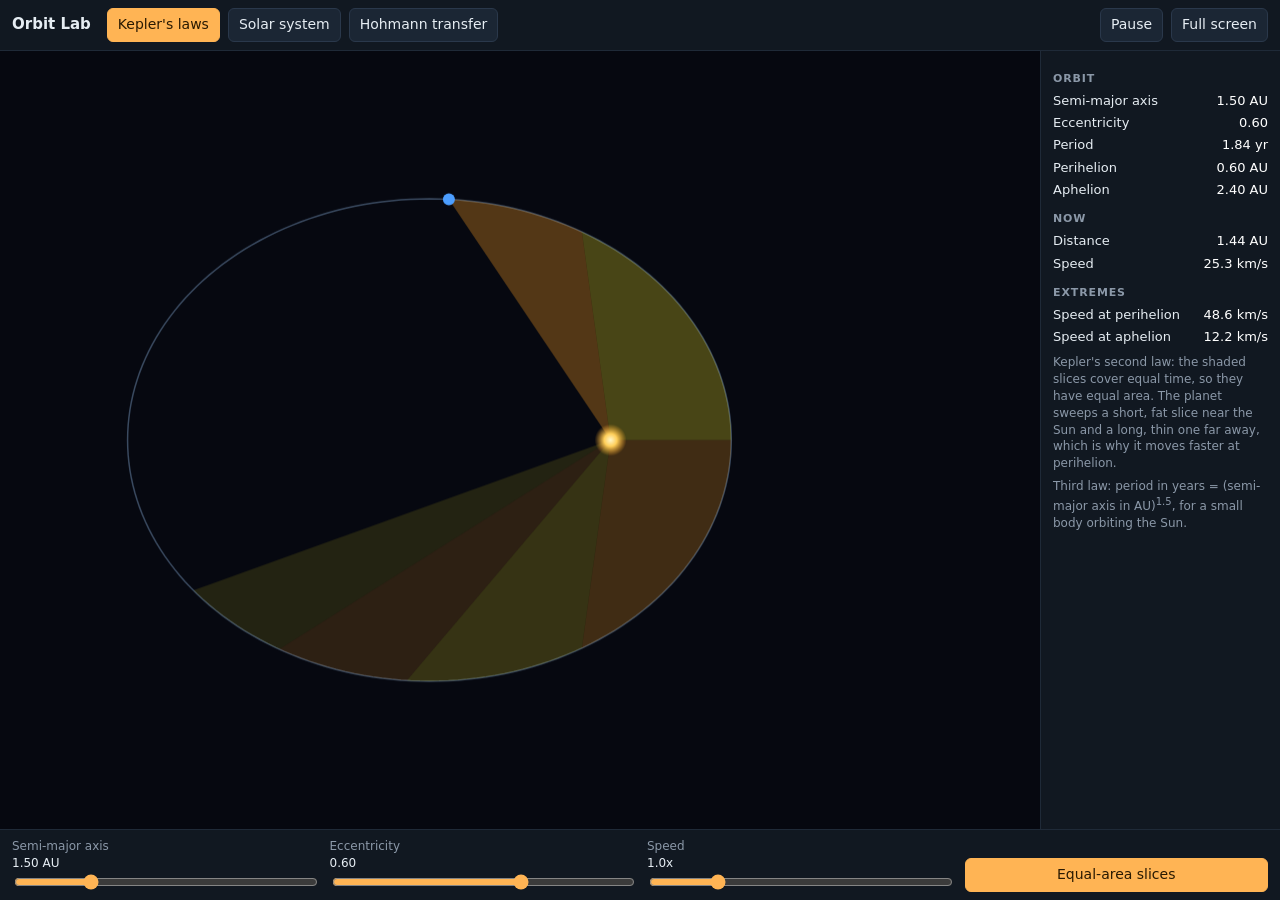
<file: orbit-lab/index.html>
<!doctype html>
<html lang="en">
<head>
<meta charset="utf-8">
<meta name="viewport" content="width=device-width,initial-scale=1">
<title>Orbit Lab | x9m8</title>
<style>
:root{--bg:#060810;--panel:#111821;--ink:#e6edf3;--mute:#8b98a8;--acc:#ffb454}
*{box-sizing:border-box}
html,body{margin:0;height:100%;background:var(--bg);color:var(--ink);font:14px/1.4 system-ui,Segoe UI,Roboto,sans-serif}
#app{display:flex;flex-direction:column;height:100%}
header{display:flex;align-items:center;gap:8px;padding:8px 12px;background:var(--panel);border-bottom:1px solid #1f2a38;flex-wrap:wrap}
header h1{font-size:15px;margin:0 8px 0 0;font-weight:600}
.sp{flex:1}
button,select{background:#1b2634;color:var(--ink);border:1px solid #2a384b;border-radius:6px;padding:6px 10px;font:inherit;cursor:pointer}
button:hover,select:hover{border-color:var(--acc)}
button.on{background:var(--acc);color:#2a1a02;border-color:var(--acc)}
main{flex:1;display:flex;min-height:0}
#stage{flex:1;position:relative;min-width:0}
canvas{position:absolute;inset:0;width:100%;height:100%}
#read{width:240px;background:var(--panel);border-left:1px solid #1f2a38;padding:10px 12px;overflow:auto;font-size:13px}
#read h2{font-size:11px;text-transform:uppercase;letter-spacing:.08em;color:var(--mute);margin:10px 0 4px}
#read table{width:100%;border-collapse:collapse}
#read td{padding:2px 0}
#read td:last-child{text-align:right;color:#fff}
#read p{color:var(--mute);margin:6px 0;font-size:12px}
#ctl{display:grid;grid-template-columns:repeat(auto-fit,minmax(160px,1fr));gap:6px 14px;padding:8px 12px;background:var(--panel);border-top:1px solid #1f2a38;align-items:end}
#ctl label{display:flex;flex-direction:column;font-size:12px;color:var(--mute)}
#ctl label b{color:var(--ink);font-weight:500}
input[type=range]{width:100%;accent-color:var(--acc)}
@media(max-width:700px){#read{width:150px;font-size:12px}}
</style>
</head>
<body>
<div id="app">
<header>
<h1>Orbit Lab</h1>
<button id="mK" class="on">Kepler's laws</button>
<button id="mS">Solar system</button>
<button id="mH">Hohmann transfer</button>
<span class="sp"></span>
<button id="bPause">Pause</button>
<button id="bFS">Full screen</button>
</header>
<main>
<div id="stage"><canvas id="c"></canvas></div>
<aside id="read"></aside>
</main>
<div id="ctl"></div>
</div>
<script>
(()=>{
const $=id=>document.getElementById(id);
const AU=149.597871; // 10^6 km
const GM=1.32712440018e20; // m^3/s^2, Sun
const AUm=1.495978707e11, DAY=86400, YR=365.25*DAY;
// Planet data: distance from Sun in 10^6 km (NASA Planetary Fact Sheet), eccentricity, orbital period (days)
const PL=[
 ['Mercury',57.9,0.206,88.0,'#b5b5b5'],['Venus',108.2,0.007,224.7,'#e8c27a'],['Earth',149.6,0.017,365.2,'#4c9eff'],['Mars',228.0,0.094,687.0,'#e0674a'],
 ['Jupiter',778.5,0.049,4331,'#d9a877'],['Saturn',1432,0.052,10747,'#e6d39a'],['Uranus',2867,0.047,30589,'#8fe0e8'],['Neptune',4515,0.010,59800,'#5d7bff']
].map(p=>({n:p[0],a:p[1]/AU,e:p[2],T:p[3]/365.25,c:p[4]}));
let mode='K',paused=false,t=0,last=performance.now();
const S={a:1.5,e:.6,wedges:true,speed:1,logScale:false,tsp:30,from:2,to:3,hs:1};
function kepler(M,e){M=((M%(2*Math.PI))+2*Math.PI)%(2*Math.PI);let E=e<.8?M:Math.PI;for(let i=0;i<30;i++){E-= (E-e*Math.sin(E)-M)/(1-e*Math.cos(E))}return E}
function pos(a,e,Tyr,time,phase=0){const E=kepler(2*Math.PI*time/Tyr+phase,e);return [a*(Math.cos(E)-e),a*Math.sqrt(1-e*e)*Math.sin(E)]}
const cv=$('c'),cx=cv.getContext('2d');
function fit(){const r=cv.getBoundingClientRect(),d=devicePixelRatio||1;const w=Math.round(r.width*d),h=Math.round(r.height*d);if(cv.width!==w||cv.height!==h){cv.width=w;cv.height=h}return d}
function sun(x,y,d){const g=cx.createRadialGradient(x,y,0,x,y,16*d);g.addColorStop(0,'#fff6c8');g.addColorStop(.4,'#ffcf5a');g.addColorStop(1,'rgba(255,170,40,0)');cx.fillStyle=g;cx.beginPath();cx.arc(x,y,16*d,0,6.3);cx.fill()}
function ell(a,e,sc,cxp,cyp,col,lw){cx.strokeStyle=col;cx.lineWidth=lw;cx.beginPath();for(let i=0;i<=200;i++){const E=i/200*2*Math.PI;const x=a*(Math.cos(E)-e),y=a*Math.sqrt(1-e*e)*Math.sin(E);const px=cxp+x*sc,py=cyp-y*sc;i?cx.lineTo(px,py):cx.moveTo(px,py)}cx.stroke()}
const rd=$('read');
function table(rows){return '<table>'+rows.map(r=>`<tr><td>${r[0]}</td><td>${r[1]}</td></tr>`).join('')+'</table>'}
// ---------- Kepler mode
function drawK(d){
  const W=cv.width,H=cv.height,{a,e}=S;const Tyr=Math.pow(a,1.5);
  const sc=Math.min(W,H)*.62/(a*(1+e));const x0=W/2+ (a*e)*sc*0.0,y0=H/2;
  const cxp=W/2+a*e*sc*0.5, cyp=y0; // shift so ellipse is roughly centred
  ell(a,e,sc,cxp,cyp,'#3a4a60',1.5*d);
  const N=12;
  if(S.wedges){
    for(let i=0;i<N;i++){ // wedges from the last full period: equal time slices
      const tt=t%Tyr; const base=Math.floor(tt/(Tyr/N));
      const t0=(base-i)*Tyr/N, t1=(base-i+1)*Tyr/N; if(i>5)break;
      cx.fillStyle=`hsla(${35+(i%2)*20},90%,55%,${0.32-i*0.04})`;
      cx.beginPath();cx.moveTo(cxp*1+ (0)*sc,cyp);
      cx.moveTo(cxp,cyp);
      const M0=2*Math.PI*t0/Tyr,M1=2*Math.PI*Math.min(t1,tt)/Tyr;
      cx.moveTo(cxp,cyp);
      const steps=24;for(let k=0;k<=steps;k++){const M=M0+(M1-M0)*k/steps;const E=kepler(M,e);const px=cxp+a*(Math.cos(E)-e)*sc,py=cyp-a*Math.sqrt(1-e*e)*Math.sin(E)*sc;cx.lineTo(px,py)}
      cx.closePath();cx.fill();
    }
  }
  sun(cxp,cyp,d);
  const [x,y]=pos(a,e,Tyr,t);
  cx.fillStyle='#4c9eff';cx.beginPath();cx.arc(cxp+x*sc,cyp-y*sc,6*d,0,6.3);cx.fill();
  const r=Math.hypot(x,y);const v=Math.sqrt(GM*(2/(r*AUm)-1/(a*AUm)))/1000;
  const vp=Math.sqrt(GM*(2/(a*(1-e)*AUm)-1/(a*AUm)))/1000, va=Math.sqrt(GM*(2/(a*(1+e)*AUm)-1/(a*AUm)))/1000;
  rd.innerHTML='<h2>Orbit</h2>'+table([['Semi-major axis',a.toFixed(2)+' AU'],['Eccentricity',e.toFixed(2)],['Period',Tyr.toFixed(2)+' yr'],['Perihelion',(a*(1-e)).toFixed(2)+' AU'],['Aphelion',(a*(1+e)).toFixed(2)+' AU']])+
   '<h2>Now</h2>'+table([['Distance',r.toFixed(2)+' AU'],['Speed',v.toFixed(1)+' km/s']])+
   '<h2>Extremes</h2>'+table([['Speed at perihelion',vp.toFixed(1)+' km/s'],['Speed at aphelion',va.toFixed(1)+' km/s']])+
   '<p>Kepler\'s second law: the shaded slices cover equal time, so they have equal area. The planet sweeps a short, fat slice near the Sun and a long, thin one far away, which is why it moves faster at perihelion.</p><p>Third law: period in years = (semi-major axis in AU)<sup>1.5</sup>, for a small body orbiting the Sun.</p>';
}
// ---------- Solar system mode
function drawS(d){
  const W=cv.width,H=cv.height;const maxA=PL[7].a*(1+PL[7].e);
  const f=a=>S.logScale?Math.log(1+a*4)/Math.log(1+maxA*4):a/maxA;
  const R=Math.min(W,H)*.46;
  const cxp=W/2,cyp=H/2;
  sun(cxp,cyp,d);
  const sel=S.sel!=null?S.sel:2;
  rd.innerHTML='<h2>Planets</h2>';
  for(let i=0;i<PL.length;i++){const p=PL[i];
    // orbit drawn as ellipse via sampled points with radial remap for log scale
    cx.strokeStyle=i===sel?'#667a96':'#2a384b';cx.lineWidth=1.2*d;cx.beginPath();
    for(let k=0;k<=240;k++){const E=k/240*2*Math.PI;const x=p.a*(Math.cos(E)-p.e),y=p.a*Math.sqrt(1-p.e*p.e)*Math.sin(E);const rr=Math.hypot(x,y),s=f(rr)/rr*R;const px=cxp+x*s,py=cyp-y*s;k?cx.lineTo(px,py):cx.moveTo(px,py)}cx.stroke();
    const [x,y]=pos(p.a,p.e,p.T,t,0);const rr=Math.hypot(x,y),s=f(rr)/rr*R;
    cx.fillStyle=p.c;cx.beginPath();cx.arc(cxp+x*s,cyp-y*s,(i===sel?7:4.5)*d,0,6.3);cx.fill();
    cx.fillStyle='#9fb0c4';cx.font=`${11*d}px system-ui`;cx.fillText(p.n,cxp+x*s+8*d,cyp-y*s-6*d);
  }
  const p=PL[sel];const [x,y]=pos(p.a,p.e,p.T,t,0);const r=Math.hypot(x,y);const v=Math.sqrt(GM*(2/(r*AUm)-1/(p.a*AUm)))/1000;
  rd.innerHTML='<h2>'+p.n+'</h2>'+table([['Semi-major axis',p.a.toFixed(3)+' AU'],['Eccentricity',p.e.toFixed(3)],['Period',p.T.toFixed(2)+' yr'],['Distance now',r.toFixed(3)+' AU'],['Speed now',v.toFixed(1)+' km/s'],['Kepler check T&sup2;/a&sup3;',(p.T*p.T/Math.pow(p.a,3)).toFixed(3)]])+
   '<p>Click a planet name in the list below to select it.</p><div id="plist"></div><p>All planets start at the same angle at time zero, and orbits are drawn in the orbital plane only. Real orbits are slightly tilted and the Sun wobbles a little around the system centre; neither is modelled. Eccentricities are the real values, which is why most orbits look almost circular.</p>';
  const pl=$('plist');PL.forEach((q,i)=>{const b=document.createElement('button');b.textContent=q.n;b.style.cssText='margin:2px;padding:3px 7px;font-size:12px';if(i===sel)b.className='on';b.onclick=()=>{S.sel=i};pl.appendChild(b)});
}
// ---------- Hohmann mode
function drawH(d){
  const A=PL[S.from],B=PL[S.to];const r1=A.a,r2=B.a;
  const W=cv.width,H=cv.height;const maxR=Math.max(r1,r2)*1.08;const sc=Math.min(W,H)*.45/maxR;const cxp=W/2,cyp=H/2;
  const at=(r1+r2)/2,Tt=0.5*Math.pow(at,1.5);               // transfer time, years
  const nB=2*Math.PI/Math.pow(r2,1.5);                       // rad/yr of destination
  const lead=Math.PI-nB*Tt;                                   // required lead angle (rad)
  const cycle=Tt+0.35*Math.max(Tt,.3);                       // hold at end
  const tt=(t%cycle);const ft=Math.min(tt,Tt);
  // orbits
  cx.strokeStyle='#2a384b';cx.lineWidth=1.3*d;
  for(const r of [r1,r2]){cx.beginPath();cx.arc(cxp,cyp,r*sc,0,6.3);cx.stroke()}
  // transfer ellipse (apsides at angle 0 and PI, perihelion at r1 when r1<r2)
  const e=Math.abs(r2-r1)/(r1+r2);const inward=r2<r1;
  const tp=E=>inward?[-at*(Math.cos(E)-e),-at*Math.sqrt(1-e*e)*Math.sin(E)]:[at*(Math.cos(E)-e),at*Math.sqrt(1-e*e)*Math.sin(E)];
  cx.strokeStyle='#ffb45499';cx.setLineDash([6*d,5*d]);cx.beginPath();
  for(let k=0;k<=200;k++){const q=tp(k/200*2*Math.PI);const px=cxp+q[0]*sc,py=cyp-q[1]*sc;k?cx.lineTo(px,py):cx.moveTo(px,py)}cx.stroke();cx.setLineDash([]);
  sun(cxp,cyp,d);
  // origin planet at angle 0 at time 0, moves at nA ; destination starts at 'lead' ahead
  const nA=2*Math.PI/Math.pow(r1,1.5);const th1=nA*ft, th2=lead+nB*ft;
  const dot=(r,th,c,rad)=>{cx.fillStyle=c;cx.beginPath();cx.arc(cxp+r*Math.cos(th)*sc,cyp-r*Math.sin(th)*sc,rad*d,0,6.3);cx.fill()};
  dot(r1,th1,A.c,6);dot(r2,th2,B.c,6);
  // spacecraft along transfer: true anomaly from mean anomaly (departure at perihelion if outward, aphelion if inward)
  const M=2*Math.PI*ft/(2*Tt)+(inward?Math.PI:0);const E=kepler(M,e);
  const q=tp(E);cx.fillStyle='#fff';cx.beginPath();cx.arc(cxp+q[0]*sc,cyp-q[1]*sc,3.5*d,0,6.3);cx.fill();
  cx.fillStyle='#9fb0c4';cx.font=`${11*d}px system-ui`;cx.fillText(A.n,cxp+r1*sc*Math.cos(th1)+8*d,cyp-r1*sc*Math.sin(th1));cx.fillText(B.n,cxp+r2*sc*Math.cos(th2)+8*d,cyp-r2*sc*Math.sin(th2));
  // delta-v (heliocentric, circular coplanar orbits)
  const mu=GM/Math.pow(AUm,3)*YR*YR; // AU^3/yr^2
  const v1=Math.sqrt(mu/r1),v2=Math.sqrt(mu/r2);const vt1=Math.sqrt(mu*(2/r1-1/at)),vt2=Math.sqrt(mu*(2/r2-1/at));
  const kms=1/ (YR/AUm/1000); // AU/yr -> km/s
  const dv1=Math.abs(vt1-v1)*AUm/YR/1000, dv2=Math.abs(v2-vt2)*AUm/YR/1000;
  const wait=A===B?0:0;
  rd.innerHTML='<h2>Transfer</h2>'+table([['From',A.n],['To',B.n],['Transfer time',(Tt*365.25).toFixed(0)+' days'],['Departure phase',(((lead*180/Math.PI)%360+360)%360).toFixed(1)+'&deg; ahead'],['Burn 1',dv1.toFixed(2)+' km/s'],['Burn 2',dv2.toFixed(2)+' km/s'],['Total',(dv1+dv2).toFixed(2)+' km/s']])+
   '<p>A Hohmann transfer is the cheapest two-burn route between two circular, coplanar orbits: an ellipse that touches both. The target must be at the listed angle ahead of the departure planet when the craft leaves, so that it arrives at the same spot.</p><p>The burns are heliocentric speed changes only. They leave out escaping the departure planet\'s gravity, capture at the destination, and orbital inclination, so they are not a mission budget.</p>';
}
function draw(d){
  cx.fillStyle='#060810';cx.fillRect(0,0,cv.width,cv.height);
  if(mode==='K')drawK(d);else if(mode==='S')drawS(d);else drawH(d);
}
function buildCtl(){
  const c=$('ctl');c.innerHTML='';
  const rng=(lab,id,min,max,step,val,fmt,cb)=>{const l=document.createElement('label');l.innerHTML=`${lab} <b id="v${id}">${fmt(val)}</b>`;const r=document.createElement('input');r.type='range';r.min=min;r.max=max;r.step=step;r.value=val;r.oninput=()=>{cb(+r.value);$('v'+id).textContent=fmt(+r.value)};l.appendChild(r);c.appendChild(l)};
  const sel=(lab,id,val,cb)=>{const l=document.createElement('label');l.textContent=lab;const s=document.createElement('select');PL.forEach((p,i)=>{const o=document.createElement('option');o.value=i;o.textContent=p.n;s.appendChild(o)});s.value=val;s.onchange=()=>{cb(+s.value);t=0};l.appendChild(s);c.appendChild(l)};
  if(mode==='K'){rng('Semi-major axis','a',.4,5,.05,S.a,v=>v.toFixed(2)+' AU',v=>{S.a=v;t=0});rng('Eccentricity','e',0,.95,.01,S.e,v=>v.toFixed(2),v=>{S.e=v;t=0});rng('Speed','sp',.2,4,.1,S.speed,v=>v.toFixed(1)+'x',v=>S.speed=v);
    const b=document.createElement('button');b.textContent='Equal-area slices';b.className=S.wedges?'on':'';b.onclick=()=>{S.wedges=!S.wedges;b.classList.toggle('on',S.wedges)};c.appendChild(b)}
  else if(mode==='S'){rng('Time scale','ts',1,365,1,S.tsp,v=>v+' days/s',v=>S.tsp=v);
    const b=document.createElement('button');b.textContent='Log distance scale';b.className=S.logScale?'on':'';b.onclick=()=>{S.logScale=!S.logScale;b.classList.toggle('on',S.logScale)};c.appendChild(b)}
  else{sel('From','f',S.from,v=>S.from=v);sel('To','t',S.to,v=>S.to=v);rng('Speed','hs',.2,3,.1,S.hs,v=>v.toFixed(1)+'x',v=>S.hs=v)}
}
function setMode(m){mode=m;t=0;for(const [k,id] of [['K','mK'],['S','mS'],['H','mH']])$(id).classList.toggle('on',k===m);buildCtl()}
$('mK').onclick=()=>setMode('K');$('mS').onclick=()=>setMode('S');$('mH').onclick=()=>setMode('H');
$('bPause').onclick=e=>{paused=!paused;e.target.textContent=paused?'Play':'Pause'};
$('bFS').onclick=()=>{const el=document.documentElement;if(document.fullscreenElement||document.webkitFullscreenElement){(document.exitFullscreen||document.webkitExitFullscreen).call(document)}else{(el.requestFullscreen||el.webkitRequestFullscreen).call(el)}};
function frame(now){const dt=(now-last)/1000;last=now;
  if(!paused){ if(mode==='K')t+=dt*S.speed*Math.pow(S.a,1.5)/8; else if(mode==='S')t+=dt*S.tsp/365.25; else t+=dt*S.hs*.25 }
  const d=fit();draw(d);requestAnimationFrame(frame)}
buildCtl();requestAnimationFrame(frame);
})();
</script>
</body>
</html>
</file>
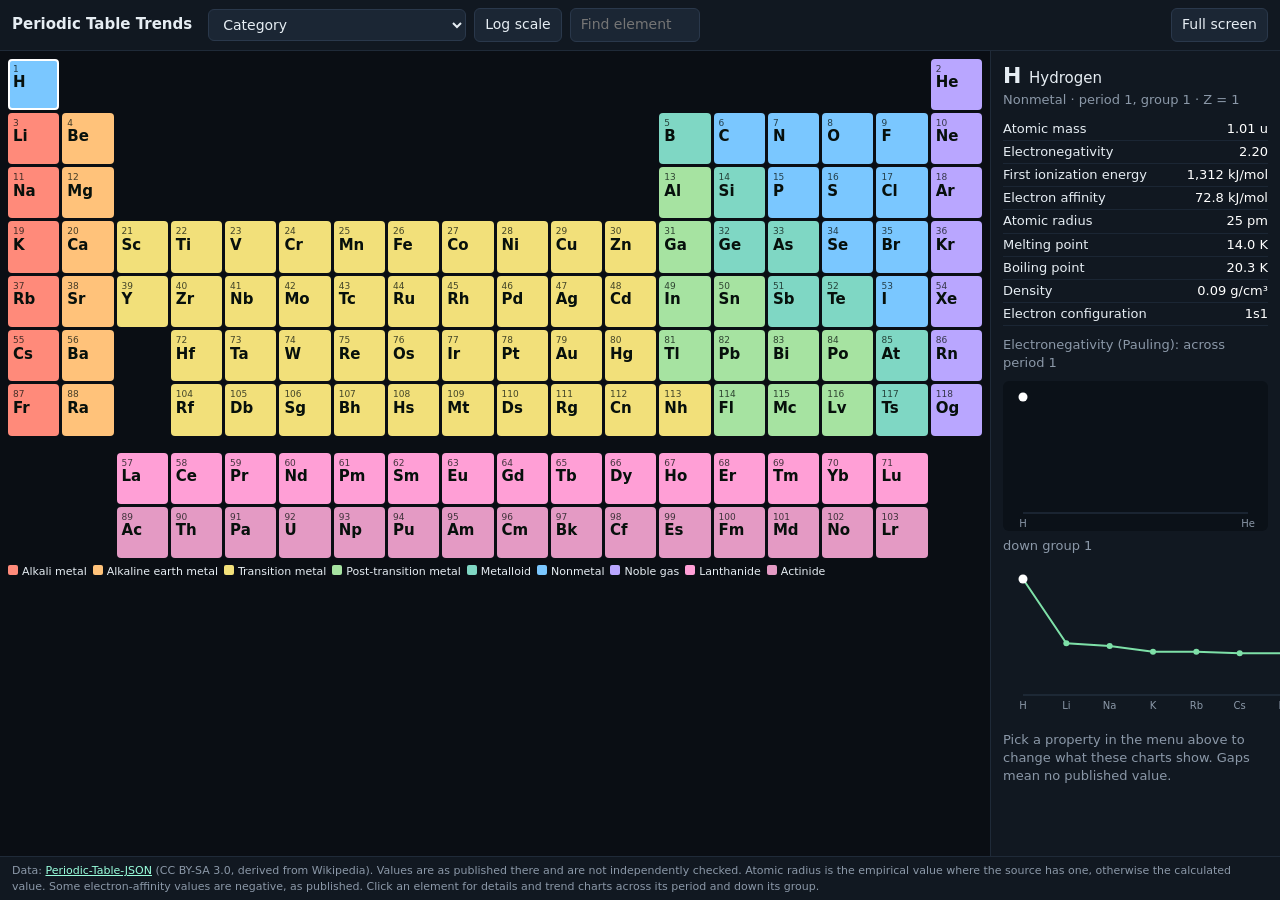
<file: periodic-trends/index.html>
<!doctype html>
<html lang="en">
<head>
<meta charset="utf-8">
<meta name="viewport" content="width=device-width,initial-scale=1">
<title>Periodic Table Trends | x9m8</title>
<style>
:root{--bg:#0a0e14;--panel:#111821;--ink:#e6edf3;--mute:#8b98a8;--acc:#7ee0a8}
*{box-sizing:border-box}
html,body{margin:0;height:100%;background:var(--bg);color:var(--ink);font:14px/1.4 system-ui,Segoe UI,Roboto,sans-serif}
#app{display:flex;flex-direction:column;height:100%}
header{display:flex;align-items:center;gap:8px;padding:8px 12px;background:var(--panel);border-bottom:1px solid #1f2a38;flex-wrap:wrap}
header h1{font-size:15px;margin:0 8px 0 0;font-weight:600}
.sp{flex:1}
button,select,input[type=search]{background:#1b2634;color:var(--ink);border:1px solid #2a384b;border-radius:6px;padding:6px 10px;font:inherit}
button{cursor:pointer}
button:hover,select:hover{border-color:var(--acc)}
button.on{background:var(--acc);color:#052013;border-color:var(--acc)}
input[type=search]{width:130px}
main{flex:1;display:flex;min-height:0}
#gridwrap{flex:1;padding:8px;min-width:0;overflow:auto}
#grid{display:grid;grid-template-columns:repeat(18,minmax(34px,1fr));gap:3px;min-width:640px}
.el{position:relative;aspect-ratio:1/1;border-radius:4px;padding:2px 3px;cursor:pointer;overflow:hidden;border:2px solid transparent;color:#07100c}
.el .z{font-size:9px;opacity:.75}
.el .s{font-size:15px;font-weight:700;line-height:1}
.el .v{font-size:9px;position:absolute;bottom:2px;left:3px;opacity:.85}
.el.dim{opacity:.18}
.el.sel{border-color:#fff}
.el.hl{border-color:#ffd166}
.gap{grid-column:1/-1;height:6px}
#side{width:290px;background:var(--panel);border-left:1px solid #1f2a38;padding:10px 12px;overflow:auto;font-size:13px}
#side h2{margin:0;font-size:22px}
#side .sub{color:var(--mute);margin-bottom:8px}
#side table{width:100%;border-collapse:collapse;margin:6px 0}
#side td{padding:2px 0;border-bottom:1px solid #1b2634}
#side td:last-child{text-align:right;color:#fff}
#chart{width:100%;height:150px;display:block;background:#0b1118;border-radius:6px}
.legend{display:flex;height:10px;border-radius:3px;margin:6px 0 2px}
.lt{display:flex;justify-content:space-between;color:var(--mute);font-size:11px}
#foot{padding:6px 12px;font-size:11px;color:var(--mute);background:var(--panel);border-top:1px solid #1f2a38}
#foot a{color:#9fd}
@media(max-width:800px){main{flex-direction:column}#side{width:100%;border-left:0;border-top:1px solid #1f2a38}}
</style>
</head>
<body>
<div id="app">
<header>
<h1>Periodic Table Trends</h1>
<select id="prop"></select>
<button id="bLog">Log scale</button>
<input id="q" type="search" placeholder="Find element">
<span class="sp"></span>
<button id="bFS">Full screen</button>
</header>
<main>
<div id="gridwrap"><div id="grid"></div>
<div id="tempbox" style="display:none;margin-top:10px">
<label style="color:var(--mute);font-size:12px">Temperature <b id="tv" style="color:#fff">300 K</b> (solid / liquid / gas from melting and boiling points)<input id="temp" type="range" min="0" max="6000" step="10" value="300" style="width:100%;accent-color:#7ee0a8"></label>
</div>
<div class="legend" id="leg"></div><div class="lt"><span id="lmin"></span><span id="lmax"></span></div>
</div>
<aside id="side"></aside>
</main>
<div id="foot">Data: <a href="https://github.com/Bowserinator/Periodic-Table-JSON" target="_blank" rel="noopener">Periodic-Table-JSON</a> (CC BY-SA 3.0, derived from Wikipedia). Values are as published there and are not independently checked. Atomic radius is the empirical value where the source has one, otherwise the calculated value. Some electron-affinity values are negative, as published. Click an element for details and trend charts across its period and down its group.</div>
</div>
<script>
const D=[{"z":1,"s":"H","n":"Hydrogen","m":1.008,"p":1,"g":1,"x":1,"y":1,"c":"nonmetal","ph":"Gas","en":2.2,"ie":1312,"ea":72.769,"mp":13.99,"bp":20.271,"d":0.08988,"cfg":"1s1","ar":25},{"z":2,"s":"He","n":"Helium","m":4.0026022,"p":1,"g":18,"x":18,"y":1,"c":"noble","ph":"Gas","en":null,"ie":2372.3,"ea":-48,"mp":0.95,"bp":4.222,"d":0.1786,"cfg":"1s2","ar":120},{"z":3,"s":"Li","n":"Lithium","m":6.94,"p":2,"g":1,"x":1,"y":2,"c":"alkali","ph":"Solid","en":0.98,"ie":520.2,"ea":59.6326,"mp":453.65,"bp":1603,"d":0.534,"cfg":"[He] 2s1","ar":145},{"z":4,"s":"Be","n":"Beryllium","m":9.01218315,"p":2,"g":2,"x":2,"y":2,"c":"alkaline","ph":"Solid","en":1.57,"ie":899.5,"ea":-48,"mp":1560,"bp":2742,"d":1.85,"cfg":"[He] 2s2","ar":105},{"z":5,"s":"B","n":"Boron","m":10.81,"p":2,"g":13,"x":13,"y":2,"c":"metalloid","ph":"Solid","en":2.04,"ie":800.6,"ea":26.989,"mp":2349,"bp":4200,"d":2.08,"cfg":"[He] 2s2 2p1","ar":85},{"z":6,"s":"C","n":"Carbon","m":12.011,"p":2,"g":14,"x":14,"y":2,"c":"nonmetal","ph":"Solid","en":2.55,"ie":1086.5,"ea":121.7763,"mp":4600,"bp":null,"d":1.821,"cfg":"[He] 2s2 2p2","ar":70},{"z":7,"s":"N","n":"Nitrogen","m":14.007,"p":2,"g":15,"x":15,"y":2,"c":"nonmetal","ph":"Gas","en":3.04,"ie":1402.3,"ea":-6.8,"mp":63.15,"bp":77.355,"d":1.251,"cfg":"[He] 2s2 2p3","ar":65},{"z":8,"s":"O","n":"Oxygen","m":15.999,"p":2,"g":16,"x":16,"y":2,"c":"nonmetal","ph":"Gas","en":3.44,"ie":1313.9,"ea":140.976,"mp":54.36,"bp":90.188,"d":1.429,"cfg":"[He] 2s2 2p4","ar":60},{"z":9,"s":"F","n":"Fluorine","m":18.9984031636,"p":2,"g":17,"x":17,"y":2,"c":"nonmetal","ph":"Gas","en":3.98,"ie":1681,"ea":328.1649,"mp":53.48,"bp":85.03,"d":1.696,"cfg":"[He] 2s2 2p5","ar":50},{"z":10,"s":"Ne","n":"Neon","m":20.17976,"p":2,"g":18,"x":18,"y":2,"c":"noble","ph":"Gas","en":null,"ie":2080.7,"ea":-116,"mp":24.56,"bp":27.104,"d":0.9002,"cfg":"[He] 2s2 2p6","ar":160},{"z":11,"s":"Na","n":"Sodium","m":22.989769282,"p":3,"g":1,"x":1,"y":3,"c":"alkali","ph":"Solid","en":0.93,"ie":495.8,"ea":52.867,"mp":370.944,"bp":1156.09,"d":0.968,"cfg":"[Ne] 3s1","ar":180},{"z":12,"s":"Mg","n":"Magnesium","m":24.305,"p":3,"g":2,"x":2,"y":3,"c":"alkaline","ph":"Solid","en":1.31,"ie":737.7,"ea":-40,"mp":923,"bp":1363,"d":1.738,"cfg":"[Ne] 3s2","ar":150},{"z":13,"s":"Al","n":"Aluminium","m":26.98153857,"p":3,"g":13,"x":13,"y":3,"c":"post","ph":"Solid","en":1.61,"ie":577.5,"ea":41.762,"mp":933.47,"bp":2743,"d":2.7,"cfg":"[Ne] 3s2 3p1","ar":125},{"z":14,"s":"Si","n":"Silicon","m":28.085,"p":3,"g":14,"x":14,"y":3,"c":"metalloid","ph":"Solid","en":1.9,"ie":786.5,"ea":134.0684,"mp":1687,"bp":3538,"d":2.329,"cfg":"[Ne] 3s2 3p2","ar":110},{"z":15,"s":"P","n":"Phosphorus","m":30.9737619985,"p":3,"g":15,"x":15,"y":3,"c":"nonmetal","ph":"Solid","en":2.19,"ie":1011.8,"ea":72.037,"mp":317.3,"bp":null,"d":1.823,"cfg":"[Ne] 3s2 3p3","ar":100},{"z":16,"s":"S","n":"Sulfur","m":32.06,"p":3,"g":16,"x":16,"y":3,"c":"nonmetal","ph":"Solid","en":2.58,"ie":999.6,"ea":200.4101,"mp":388.36,"bp":717.8,"d":2.07,"cfg":"[Ne] 3s2 3p4","ar":100},{"z":17,"s":"Cl","n":"Chlorine","m":35.45,"p":3,"g":17,"x":17,"y":3,"c":"nonmetal","ph":"Gas","en":3.16,"ie":1251.2,"ea":348.575,"mp":171.6,"bp":239.11,"d":3.2,"cfg":"[Ne] 3s2 3p5","ar":100},{"z":18,"s":"Ar","n":"Argon","m":39.9481,"p":3,"g":18,"x":18,"y":3,"c":"noble","ph":"Gas","en":null,"ie":1520.6,"ea":-96,"mp":83.81,"bp":87.302,"d":1.784,"cfg":"[Ne] 3s2 3p6","ar":71},{"z":19,"s":"K","n":"Potassium","m":39.09831,"p":4,"g":1,"x":1,"y":4,"c":"alkali","ph":"Solid","en":0.82,"ie":418.8,"ea":48.383,"mp":336.7,"bp":1032,"d":0.862,"cfg":"[Ar] 4s1","ar":220},{"z":20,"s":"Ca","n":"Calcium","m":40.0784,"p":4,"g":2,"x":2,"y":4,"c":"alkaline","ph":"Solid","en":1,"ie":589.8,"ea":2.37,"mp":1115,"bp":1757,"d":1.55,"cfg":"[Ar] 4s2","ar":180},{"z":21,"s":"Sc","n":"Scandium","m":44.9559085,"p":4,"g":3,"x":3,"y":4,"c":"transition","ph":"Solid","en":1.36,"ie":633.1,"ea":18,"mp":1814,"bp":3109,"d":2.985,"cfg":"[Ar] 3d1 4s2","ar":160},{"z":22,"s":"Ti","n":"Titanium","m":47.8671,"p":4,"g":4,"x":4,"y":4,"c":"transition","ph":"Solid","en":1.54,"ie":658.8,"ea":7.289,"mp":1941,"bp":3560,"d":4.506,"cfg":"[Ar] 3d2 4s2","ar":140},{"z":23,"s":"V","n":"Vanadium","m":50.94151,"p":4,"g":5,"x":5,"y":4,"c":"transition","ph":"Solid","en":1.63,"ie":650.9,"ea":50.911,"mp":2183,"bp":3680,"d":6,"cfg":"[Ar] 3d3 4s2","ar":135},{"z":24,"s":"Cr","n":"Chromium","m":51.99616,"p":4,"g":6,"x":6,"y":4,"c":"transition","ph":"Solid","en":1.66,"ie":652.9,"ea":65.21,"mp":2180,"bp":2944,"d":7.19,"cfg":"[Ar] 3d5 4s1","ar":140},{"z":25,"s":"Mn","n":"Manganese","m":54.9380443,"p":4,"g":7,"x":7,"y":4,"c":"transition","ph":"Solid","en":1.55,"ie":717.3,"ea":-50,"mp":1519,"bp":2334,"d":7.21,"cfg":"[Ar] 3d5 4s2","ar":140},{"z":26,"s":"Fe","n":"Iron","m":55.8452,"p":4,"g":8,"x":8,"y":4,"c":"transition","ph":"Solid","en":1.83,"ie":762.5,"ea":14.785,"mp":1811,"bp":3134,"d":7.874,"cfg":"[Ar] 3d6 4s2","ar":140},{"z":27,"s":"Co","n":"Cobalt","m":58.9331944,"p":4,"g":9,"x":9,"y":4,"c":"transition","ph":"Solid","en":1.88,"ie":760.4,"ea":63.898,"mp":1768,"bp":3200,"d":8.9,"cfg":"[Ar] 3d7 4s2","ar":135},{"z":28,"s":"Ni","n":"Nickel","m":58.69344,"p":4,"g":10,"x":10,"y":4,"c":"transition","ph":"Solid","en":1.91,"ie":737.1,"ea":111.65,"mp":1728,"bp":3003,"d":8.908,"cfg":"[Ar] 3d8 4s2","ar":135},{"z":29,"s":"Cu","n":"Copper","m":63.5463,"p":4,"g":11,"x":11,"y":4,"c":"transition","ph":"Solid","en":1.9,"ie":745.5,"ea":119.235,"mp":1357.77,"bp":2835,"d":8.96,"cfg":"[Ar] 3d10 4s1","ar":135},{"z":30,"s":"Zn","n":"Zinc","m":65.382,"p":4,"g":12,"x":12,"y":4,"c":"transition","ph":"Solid","en":1.65,"ie":906.4,"ea":-58,"mp":692.68,"bp":1180,"d":7.14,"cfg":"[Ar] 3d10 4s2","ar":135},{"z":31,"s":"Ga","n":"Gallium","m":69.7231,"p":4,"g":13,"x":13,"y":4,"c":"post","ph":"Solid","en":1.81,"ie":578.8,"ea":41,"mp":302.9146,"bp":2673,"d":5.91,"cfg":"[Ar] 3d10 4s2 4p1","ar":130},{"z":32,"s":"Ge","n":"Germanium","m":72.6308,"p":4,"g":14,"x":14,"y":4,"c":"metalloid","ph":"Solid","en":2.01,"ie":762,"ea":118.9352,"mp":1211.4,"bp":3106,"d":5.323,"cfg":"[Ar] 3d10 4s2 4p2","ar":125},{"z":33,"s":"As","n":"Arsenic","m":74.9215956,"p":4,"g":15,"x":15,"y":4,"c":"metalloid","ph":"Solid","en":2.18,"ie":947,"ea":77.65,"mp":1090,"bp":null,"d":5.727,"cfg":"[Ar] 3d10 4s2 4p3","ar":115},{"z":34,"s":"Se","n":"Selenium","m":78.9718,"p":4,"g":16,"x":16,"y":4,"c":"nonmetal","ph":"Solid","en":2.55,"ie":941,"ea":194.9587,"mp":494,"bp":958,"d":4.81,"cfg":"[Ar] 3d10 4s2 4p4","ar":115},{"z":35,"s":"Br","n":"Bromine","m":79.904,"p":4,"g":17,"x":17,"y":4,"c":"nonmetal","ph":"Liquid","en":2.96,"ie":1139.9,"ea":324.537,"mp":265.8,"bp":332,"d":3.1028,"cfg":"[Ar] 3d10 4s2 4p5","ar":115},{"z":36,"s":"Kr","n":"Krypton","m":83.7982,"p":4,"g":18,"x":18,"y":4,"c":"noble","ph":"Gas","en":3,"ie":1350.8,"ea":-96,"mp":115.78,"bp":119.93,"d":3.749,"cfg":"[Ar] 3d10 4s2 4p6","ar":88},{"z":37,"s":"Rb","n":"Rubidium","m":85.46783,"p":5,"g":1,"x":1,"y":5,"c":"alkali","ph":"Solid","en":0.82,"ie":403,"ea":46.884,"mp":312.45,"bp":961,"d":1.532,"cfg":"[Kr] 5s1","ar":235},{"z":38,"s":"Sr","n":"Strontium","m":87.621,"p":5,"g":2,"x":2,"y":5,"c":"alkaline","ph":"Solid","en":0.95,"ie":549.5,"ea":5.023,"mp":1050,"bp":1650,"d":2.64,"cfg":"[Kr] 5s2","ar":200},{"z":39,"s":"Y","n":"Yttrium","m":88.905842,"p":5,"g":3,"x":3,"y":5,"c":"transition","ph":"Solid","en":1.22,"ie":600,"ea":29.6,"mp":1799,"bp":3203,"d":4.472,"cfg":"[Kr] 4d1 5s2","ar":180},{"z":40,"s":"Zr","n":"Zirconium","m":91.2242,"p":5,"g":4,"x":4,"y":5,"c":"transition","ph":"Solid","en":1.33,"ie":640.1,"ea":41.806,"mp":2128,"bp":4650,"d":6.52,"cfg":"[Kr] 4d2 5s2","ar":155},{"z":41,"s":"Nb","n":"Niobium","m":92.906372,"p":5,"g":5,"x":5,"y":5,"c":"transition","ph":"Solid","en":1.6,"ie":652.1,"ea":88.516,"mp":2750,"bp":5017,"d":8.57,"cfg":"[Kr] 4d4 5s1","ar":145},{"z":42,"s":"Mo","n":"Molybdenum","m":95.951,"p":5,"g":6,"x":6,"y":5,"c":"transition","ph":"Solid","en":2.16,"ie":684.3,"ea":72.1,"mp":2896,"bp":4912,"d":10.28,"cfg":"[Kr] 4d5 5s1","ar":145},{"z":43,"s":"Tc","n":"Technetium","m":98,"p":5,"g":7,"x":7,"y":5,"c":"transition","ph":"Solid","en":1.9,"ie":702,"ea":53,"mp":2430,"bp":4538,"d":11,"cfg":"[Kr] 4d5 5s2","ar":135},{"z":44,"s":"Ru","n":"Ruthenium","m":101.072,"p":5,"g":8,"x":8,"y":5,"c":"transition","ph":"Solid","en":2.2,"ie":710.2,"ea":100.96,"mp":2607,"bp":4423,"d":12.45,"cfg":"[Kr] 4d7 5s1","ar":130},{"z":45,"s":"Rh","n":"Rhodium","m":102.905502,"p":5,"g":9,"x":9,"y":5,"c":"transition","ph":"Solid","en":2.28,"ie":719.7,"ea":110.27,"mp":2237,"bp":3968,"d":12.41,"cfg":"[Kr] 4d8 5s1","ar":135},{"z":46,"s":"Pd","n":"Palladium","m":106.421,"p":5,"g":10,"x":10,"y":5,"c":"transition","ph":"Solid","en":2.2,"ie":804.4,"ea":54.24,"mp":1828.05,"bp":3236,"d":12.023,"cfg":"[Kr] 4d10","ar":140},{"z":47,"s":"Ag","n":"Silver","m":107.86822,"p":5,"g":11,"x":11,"y":5,"c":"transition","ph":"Solid","en":1.93,"ie":731,"ea":125.862,"mp":1234.93,"bp":2435,"d":10.49,"cfg":"[Kr] 4d10 5s1","ar":160},{"z":48,"s":"Cd","n":"Cadmium","m":112.4144,"p":5,"g":12,"x":12,"y":5,"c":"transition","ph":"Solid","en":1.69,"ie":867.8,"ea":-68,"mp":594.22,"bp":1040,"d":8.65,"cfg":"[Kr] 4d10 5s2","ar":155},{"z":49,"s":"In","n":"Indium","m":114.8181,"p":5,"g":13,"x":13,"y":5,"c":"post","ph":"Solid","en":1.78,"ie":558.3,"ea":37.043,"mp":429.7485,"bp":2345,"d":7.31,"cfg":"[Kr] 4d10 5s2 5p1","ar":155},{"z":50,"s":"Sn","n":"Tin","m":118.7107,"p":5,"g":14,"x":14,"y":5,"c":"post","ph":"Solid","en":1.96,"ie":708.6,"ea":107.2984,"mp":505.08,"bp":2875,"d":7.365,"cfg":"[Kr] 4d10 5s2 5p2","ar":145},{"z":51,"s":"Sb","n":"Antimony","m":121.7601,"p":5,"g":15,"x":15,"y":5,"c":"metalloid","ph":"Solid","en":2.05,"ie":834,"ea":101.059,"mp":903.78,"bp":1908,"d":6.697,"cfg":"[Kr] 4d10 5s2 5p3","ar":145},{"z":52,"s":"Te","n":"Tellurium","m":127.603,"p":5,"g":16,"x":16,"y":5,"c":"metalloid","ph":"Solid","en":2.1,"ie":869.3,"ea":190.161,"mp":722.66,"bp":1261,"d":6.24,"cfg":"[Kr] 4d10 5s2 5p4","ar":140},{"z":53,"s":"I","n":"Iodine","m":126.904473,"p":5,"g":17,"x":17,"y":5,"c":"nonmetal","ph":"Solid","en":2.66,"ie":1008.4,"ea":295.1531,"mp":386.85,"bp":457.4,"d":4.933,"cfg":"[Kr] 4d10 5s2 5p5","ar":140},{"z":54,"s":"Xe","n":"Xenon","m":131.2936,"p":5,"g":18,"x":18,"y":5,"c":"noble","ph":"Gas","en":2.6,"ie":1170.4,"ea":-77,"mp":161.4,"bp":165.051,"d":5.894,"cfg":"[Kr] 4d10 5s2 5p6","ar":108},{"z":55,"s":"Cs","n":"Cesium","m":132.905451966,"p":6,"g":1,"x":1,"y":6,"c":"alkali","ph":"Solid","en":0.79,"ie":375.7,"ea":45.505,"mp":301.7,"bp":944,"d":1.93,"cfg":"[Xe] 6s1","ar":260},{"z":56,"s":"Ba","n":"Barium","m":137.3277,"p":6,"g":2,"x":2,"y":6,"c":"alkaline","ph":"Solid","en":0.89,"ie":502.9,"ea":13.954,"mp":1000,"bp":2118,"d":3.51,"cfg":"[Xe] 6s2","ar":215},{"z":57,"s":"La","n":"Lanthanum","m":138.905477,"p":6,"g":3,"x":3,"y":9,"c":"lanthanide","ph":"Solid","en":1.1,"ie":538.1,"ea":53,"mp":1193,"bp":3737,"d":6.162,"cfg":"[Xe] 5d1 6s2","ar":195},{"z":58,"s":"Ce","n":"Cerium","m":140.1161,"p":6,"g":3,"x":4,"y":9,"c":"lanthanide","ph":"Solid","en":1.12,"ie":534.4,"ea":55,"mp":1068,"bp":3716,"d":6.77,"cfg":"[Xe] 4f1 5d1 6s2","ar":185},{"z":59,"s":"Pr","n":"Praseodymium","m":140.907662,"p":6,"g":3,"x":5,"y":9,"c":"lanthanide","ph":"Solid","en":1.13,"ie":527,"ea":93,"mp":1208,"bp":3403,"d":6.77,"cfg":"[Xe] 4f3 6s2","ar":185},{"z":60,"s":"Nd","n":"Neodymium","m":144.2423,"p":6,"g":3,"x":6,"y":9,"c":"lanthanide","ph":"Solid","en":1.14,"ie":533.1,"ea":184.87,"mp":1297,"bp":3347,"d":7.01,"cfg":"[Xe] 4f4 6s2","ar":185},{"z":61,"s":"Pm","n":"Promethium","m":145,"p":6,"g":3,"x":7,"y":9,"c":"lanthanide","ph":"Solid","en":1.13,"ie":540,"ea":12.45,"mp":1315,"bp":3273,"d":7.26,"cfg":"[Xe] 4f5 6s2","ar":185},{"z":62,"s":"Sm","n":"Samarium","m":150.362,"p":6,"g":3,"x":8,"y":9,"c":"lanthanide","ph":"Solid","en":1.17,"ie":544.5,"ea":15.63,"mp":1345,"bp":2173,"d":7.52,"cfg":"[Xe] 4f6 6s2","ar":185},{"z":63,"s":"Eu","n":"Europium","m":151.9641,"p":6,"g":3,"x":9,"y":9,"c":"lanthanide","ph":"Solid","en":1.2,"ie":547.1,"ea":11.2,"mp":1099,"bp":1802,"d":5.264,"cfg":"[Xe] 4f7 6s2","ar":185},{"z":64,"s":"Gd","n":"Gadolinium","m":157.253,"p":6,"g":3,"x":10,"y":9,"c":"lanthanide","ph":"Solid","en":1.2,"ie":593.4,"ea":13.22,"mp":1585,"bp":3273,"d":7.9,"cfg":"[Xe] 4f7 5d1 6s2","ar":180},{"z":65,"s":"Tb","n":"Terbium","m":158.925352,"p":6,"g":3,"x":11,"y":9,"c":"lanthanide","ph":"Solid","en":1.1,"ie":565.8,"ea":112.4,"mp":1629,"bp":3396,"d":8.23,"cfg":"[Xe] 4f9 6s2","ar":175},{"z":66,"s":"Dy","n":"Dysprosium","m":162.5001,"p":6,"g":3,"x":12,"y":9,"c":"lanthanide","ph":"Solid","en":1.22,"ie":573,"ea":33.96,"mp":1680,"bp":2840,"d":8.54,"cfg":"[Xe] 4f10 6s2","ar":175},{"z":67,"s":"Ho","n":"Holmium","m":164.930332,"p":6,"g":3,"x":13,"y":9,"c":"lanthanide","ph":"Solid","en":1.23,"ie":581,"ea":32.61,"mp":1734,"bp":2873,"d":8.79,"cfg":"[Xe] 4f11 6s2","ar":175},{"z":68,"s":"Er","n":"Erbium","m":167.2593,"p":6,"g":3,"x":14,"y":9,"c":"lanthanide","ph":"Solid","en":1.24,"ie":589.3,"ea":30.1,"mp":1802,"bp":3141,"d":9.066,"cfg":"[Xe] 4f12 6s2","ar":175},{"z":69,"s":"Tm","n":"Thulium","m":168.934222,"p":6,"g":3,"x":15,"y":9,"c":"lanthanide","ph":"Solid","en":1.25,"ie":596.7,"ea":99,"mp":1818,"bp":2223,"d":9.32,"cfg":"[Xe] 4f13 6s2","ar":175},{"z":70,"s":"Yb","n":"Ytterbium","m":173.0451,"p":6,"g":3,"x":16,"y":9,"c":"lanthanide","ph":"Solid","en":1.1,"ie":603.4,"ea":-1.93,"mp":1097,"bp":1469,"d":6.9,"cfg":"[Xe] 4f14 6s2","ar":175},{"z":71,"s":"Lu","n":"Lutetium","m":174.96681,"p":6,"g":3,"x":17,"y":9,"c":"lanthanide","ph":"Solid","en":1.27,"ie":523.5,"ea":33.4,"mp":1925,"bp":3675,"d":9.841,"cfg":"[Xe] 4f14 5d1 6s2","ar":175},{"z":72,"s":"Hf","n":"Hafnium","m":178.492,"p":6,"g":4,"x":4,"y":6,"c":"transition","ph":"Solid","en":1.3,"ie":658.5,"ea":17.18,"mp":2506,"bp":4876,"d":13.31,"cfg":"[Xe] 4f14 5d2 6s2","ar":155},{"z":73,"s":"Ta","n":"Tantalum","m":180.947882,"p":6,"g":5,"x":5,"y":6,"c":"transition","ph":"Solid","en":1.5,"ie":761,"ea":31,"mp":3290,"bp":5731,"d":16.69,"cfg":"[Xe] 4f14 5d3 6s2","ar":145},{"z":74,"s":"W","n":"Tungsten","m":183.841,"p":6,"g":6,"x":6,"y":6,"c":"transition","ph":"Solid","en":2.36,"ie":770,"ea":78.76,"mp":3695,"bp":6203,"d":19.25,"cfg":"[Xe] 4f14 5d4 6s2","ar":135},{"z":75,"s":"Re","n":"Rhenium","m":186.2071,"p":6,"g":7,"x":7,"y":6,"c":"transition","ph":"Solid","en":1.9,"ie":760,"ea":5.8273,"mp":3459,"bp":5869,"d":21.02,"cfg":"[Xe] 4f14 5d5 6s2","ar":135},{"z":76,"s":"Os","n":"Osmium","m":190.233,"p":6,"g":8,"x":8,"y":6,"c":"transition","ph":"Solid","en":2.2,"ie":840,"ea":103.99,"mp":3306,"bp":5285,"d":22.59,"cfg":"[Xe] 4f14 5d6 6s2","ar":130},{"z":77,"s":"Ir","n":"Iridium","m":192.2173,"p":6,"g":9,"x":9,"y":6,"c":"transition","ph":"Solid","en":2.2,"ie":880,"ea":150.94,"mp":2719,"bp":4403,"d":22.56,"cfg":"[Xe] 4f14 5d7 6s2","ar":135},{"z":78,"s":"Pt","n":"Platinum","m":195.0849,"p":6,"g":10,"x":10,"y":6,"c":"transition","ph":"Solid","en":2.28,"ie":870,"ea":205.041,"mp":2041.4,"bp":4098,"d":21.45,"cfg":"[Xe] 4f14 5d9 6s1","ar":135},{"z":79,"s":"Au","n":"Gold","m":196.9665695,"p":6,"g":11,"x":11,"y":6,"c":"transition","ph":"Solid","en":2.54,"ie":890.1,"ea":222.747,"mp":1337.33,"bp":3243,"d":19.3,"cfg":"[Xe] 4f14 5d10 6s1","ar":135},{"z":80,"s":"Hg","n":"Mercury","m":200.5923,"p":6,"g":12,"x":12,"y":6,"c":"transition","ph":"Liquid","en":2,"ie":1007.1,"ea":-48,"mp":234.321,"bp":629.88,"d":13.534,"cfg":"[Xe] 4f14 5d10 6s2","ar":150},{"z":81,"s":"Tl","n":"Thallium","m":204.38,"p":6,"g":13,"x":13,"y":6,"c":"post","ph":"Solid","en":1.62,"ie":589.4,"ea":36.4,"mp":577,"bp":1746,"d":11.85,"cfg":"[Xe] 4f14 5d10 6s2 6p1","ar":190},{"z":82,"s":"Pb","n":"Lead","m":207.21,"p":6,"g":14,"x":14,"y":6,"c":"post","ph":"Solid","en":1.87,"ie":715.6,"ea":34.4204,"mp":600.61,"bp":2022,"d":11.34,"cfg":"[Xe] 4f14 5d10 6s2 6p2","ar":180},{"z":83,"s":"Bi","n":"Bismuth","m":208.980401,"p":6,"g":15,"x":15,"y":6,"c":"post","ph":"Solid","en":2.02,"ie":703,"ea":90.924,"mp":544.7,"bp":1837,"d":9.78,"cfg":"[Xe] 4f14 5d10 6s2 6p3","ar":160},{"z":84,"s":"Po","n":"Polonium","m":209,"p":6,"g":16,"x":16,"y":6,"c":"post","ph":"Solid","en":2,"ie":812.1,"ea":136,"mp":527,"bp":1235,"d":9.196,"cfg":"[Xe] 4f14 5d10 6s2 6p4","ar":190},{"z":85,"s":"At","n":"Astatine","m":210,"p":6,"g":17,"x":17,"y":6,"c":"metalloid","ph":"Solid","en":2.2,"ie":899.003,"ea":233,"mp":575,"bp":610,"d":6.35,"cfg":"[Xe] 4f14 5d10 6s2 6p5","ar":127},{"z":86,"s":"Rn","n":"Radon","m":222,"p":6,"g":18,"x":18,"y":6,"c":"noble","ph":"Gas","en":2.2,"ie":1037,"ea":-68,"mp":202,"bp":211.5,"d":9.73,"cfg":"[Xe] 4f14 5d10 6s2 6p6","ar":120},{"z":87,"s":"Fr","n":"Francium","m":223,"p":7,"g":1,"x":1,"y":7,"c":"alkali","ph":"Solid","en":0.79,"ie":380,"ea":46.89,"mp":300,"bp":950,"d":1.87,"cfg":"[Rn] 7s1","ar":null},{"z":88,"s":"Ra","n":"Radium","m":226,"p":7,"g":2,"x":2,"y":7,"c":"alkaline","ph":"Solid","en":0.9,"ie":509.3,"ea":9.6485,"mp":1233,"bp":2010,"d":5.5,"cfg":"[Rn] 7s2","ar":215},{"z":89,"s":"Ac","n":"Actinium","m":227,"p":7,"g":3,"x":3,"y":10,"c":"actinide","ph":"Solid","en":1.1,"ie":499,"ea":33.77,"mp":1500,"bp":3500,"d":10,"cfg":"[Rn] 6d1 7s2","ar":195},{"z":90,"s":"Th","n":"Thorium","m":232.03774,"p":7,"g":3,"x":4,"y":10,"c":"actinide","ph":"Solid","en":1.3,"ie":587,"ea":112.72,"mp":2023,"bp":5061,"d":11.724,"cfg":"[Rn] 6d2 7s2","ar":180},{"z":91,"s":"Pa","n":"Protactinium","m":231.035882,"p":7,"g":3,"x":5,"y":10,"c":"actinide","ph":"Solid","en":1.5,"ie":568,"ea":53.03,"mp":1841,"bp":4300,"d":15.37,"cfg":"[Rn] 5f2 6d1 7s2","ar":180},{"z":92,"s":"U","n":"Uranium","m":238.028913,"p":7,"g":3,"x":6,"y":10,"c":"actinide","ph":"Solid","en":1.38,"ie":597.6,"ea":50.94,"mp":1405.3,"bp":4404,"d":19.1,"cfg":"[Rn] 5f3 6d1 7s2","ar":175},{"z":93,"s":"Np","n":"Neptunium","m":237,"p":7,"g":3,"x":7,"y":10,"c":"actinide","ph":"Solid","en":1.36,"ie":604.5,"ea":45.85,"mp":912,"bp":4447,"d":20.45,"cfg":"[Rn] 5f4 6d1 7s2","ar":175},{"z":94,"s":"Pu","n":"Plutonium","m":244,"p":7,"g":3,"x":8,"y":10,"c":"actinide","ph":"Solid","en":1.28,"ie":584.7,"ea":-48.33,"mp":912.5,"bp":3505,"d":19.816,"cfg":"[Rn] 5f6 7s2","ar":175},{"z":95,"s":"Am","n":"Americium","m":243,"p":7,"g":3,"x":9,"y":10,"c":"actinide","ph":"Solid","en":1.13,"ie":578,"ea":9.93,"mp":1449,"bp":2880,"d":12,"cfg":"[Rn] 5f7 7s2","ar":175},{"z":96,"s":"Cm","n":"Curium","m":247,"p":7,"g":3,"x":10,"y":10,"c":"actinide","ph":"Solid","en":1.28,"ie":581,"ea":27.17,"mp":1613,"bp":3383,"d":13.51,"cfg":"[Rn] 5f7 6d1 7s2","ar":176},{"z":97,"s":"Bk","n":"Berkelium","m":247,"p":7,"g":3,"x":11,"y":10,"c":"actinide","ph":"Solid","en":1.3,"ie":601,"ea":-165.24,"mp":1259,"bp":2900,"d":14.78,"cfg":"[Rn] 5f9 7s2","ar":null},{"z":98,"s":"Cf","n":"Californium","m":251,"p":7,"g":3,"x":12,"y":10,"c":"actinide","ph":"Solid","en":1.3,"ie":608,"ea":-97.31,"mp":1173,"bp":1743,"d":15.1,"cfg":"[Rn] 5f10 7s2","ar":null},{"z":99,"s":"Es","n":"Einsteinium","m":252,"p":7,"g":3,"x":13,"y":10,"c":"actinide","ph":"Solid","en":1.3,"ie":619,"ea":-28.6,"mp":1133,"bp":1269,"d":8.84,"cfg":"[Rn] 5f11 7s2","ar":null},{"z":100,"s":"Fm","n":"Fermium","m":257,"p":7,"g":3,"x":14,"y":10,"c":"actinide","ph":"Solid","en":1.3,"ie":627,"ea":33.96,"mp":1800,"bp":null,"d":null,"cfg":"[Rn] 5f12 7s2","ar":null},{"z":101,"s":"Md","n":"Mendelevium","m":258,"p":7,"g":3,"x":15,"y":10,"c":"actinide","ph":"Solid","en":1.3,"ie":635,"ea":93.91,"mp":1100,"bp":null,"d":null,"cfg":"[Rn] 5f13 7s2","ar":null},{"z":102,"s":"No","n":"Nobelium","m":259,"p":7,"g":3,"x":16,"y":10,"c":"actinide","ph":"Solid","en":1.3,"ie":642,"ea":-223.22,"mp":1100,"bp":null,"d":null,"cfg":"[Rn] 5f14 7s2","ar":null},{"z":103,"s":"Lr","n":"Lawrencium","m":266,"p":7,"g":3,"x":17,"y":10,"c":"actinide","ph":"Solid","en":1.3,"ie":470,"ea":-30.04,"mp":1900,"bp":null,"d":null,"cfg":"[Rn] 5f14 7s2 7p1","ar":null},{"z":104,"s":"Rf","n":"Rutherfordium","m":267,"p":7,"g":4,"x":4,"y":7,"c":"transition","ph":"Solid","en":null,"ie":580,"ea":null,"mp":2400,"bp":5800,"d":23.2,"cfg":"[Rn] 5f14 6d2 7s2","ar":null},{"z":105,"s":"Db","n":"Dubnium","m":268,"p":7,"g":5,"x":5,"y":7,"c":"transition","ph":"Solid","en":null,"ie":null,"ea":null,"mp":null,"bp":null,"d":29.3,"cfg":"*[Rn] 5f14 6d3 7s2","ar":null},{"z":106,"s":"Sg","n":"Seaborgium","m":269,"p":7,"g":6,"x":6,"y":7,"c":"transition","ph":"Solid","en":null,"ie":null,"ea":null,"mp":null,"bp":null,"d":35,"cfg":"*[Rn] 5f14 6d4 7s2","ar":null},{"z":107,"s":"Bh","n":"Bohrium","m":270,"p":7,"g":7,"x":7,"y":7,"c":"transition","ph":"Solid","en":null,"ie":null,"ea":null,"mp":null,"bp":null,"d":37.1,"cfg":"*[Rn] 5f14 6d5 7s2","ar":null},{"z":108,"s":"Hs","n":"Hassium","m":269,"p":7,"g":8,"x":8,"y":7,"c":"transition","ph":"Solid","en":null,"ie":null,"ea":null,"mp":null,"bp":null,"d":40.7,"cfg":"*[Rn] 5f14 6d6 7s2","ar":null},{"z":109,"s":"Mt","n":"Meitnerium","m":278,"p":7,"g":9,"x":9,"y":7,"c":"transition","ph":"Solid","en":null,"ie":null,"ea":null,"mp":null,"bp":null,"d":37.4,"cfg":"*[Rn] 5f14 6d7 7s2","ar":null},{"z":110,"s":"Ds","n":"Darmstadtium","m":281,"p":7,"g":10,"x":10,"y":7,"c":"transition","ph":"Solid","en":null,"ie":null,"ea":null,"mp":null,"bp":null,"d":34.8,"cfg":"*[Rn] 5f14 6d9 7s1","ar":null},{"z":111,"s":"Rg","n":"Roentgenium","m":282,"p":7,"g":11,"x":11,"y":7,"c":"transition","ph":"Solid","en":null,"ie":null,"ea":151,"mp":null,"bp":null,"d":28.7,"cfg":"*[Rn] 5f14 6d10 7s1","ar":null},{"z":112,"s":"Cn","n":"Copernicium","m":285,"p":7,"g":12,"x":12,"y":7,"c":"transition","ph":"Liquid","en":null,"ie":null,"ea":null,"mp":283,"bp":340,"d":14.0,"cfg":"*[Rn] 5f14 6d10 7s2","ar":null},{"z":113,"s":"Nh","n":"Nihonium","m":286,"p":7,"g":13,"x":13,"y":7,"c":"transition","ph":"Solid","en":null,"ie":null,"ea":66.6,"mp":700,"bp":1430,"d":16,"cfg":"*[Rn] 5f14 6d10 7s2 7p1","ar":null},{"z":114,"s":"Fl","n":"Flerovium","m":289,"p":7,"g":14,"x":14,"y":7,"c":"post","ph":"Solid","en":null,"ie":null,"ea":null,"mp":340,"bp":420,"d":14,"cfg":"*[Rn] 5f14 6d10 7s2 7p2","ar":null},{"z":115,"s":"Mc","n":"Moscovium","m":289,"p":7,"g":15,"x":15,"y":7,"c":"post","ph":"Solid","en":null,"ie":null,"ea":35.3,"mp":670,"bp":1400,"d":13.5,"cfg":"*[Rn] 5f14 6d10 7s2 7p3","ar":null},{"z":116,"s":"Lv","n":"Livermorium","m":293,"p":7,"g":16,"x":16,"y":7,"c":"post","ph":"Solid","en":null,"ie":null,"ea":74.9,"mp":709,"bp":1085,"d":12.9,"cfg":"*[Rn] 5f14 6d10 7s2 7p4","ar":null},{"z":117,"s":"Ts","n":"Tennessine","m":294,"p":7,"g":17,"x":17,"y":7,"c":"metalloid","ph":"Solid","en":null,"ie":null,"ea":165.9,"mp":723,"bp":883,"d":7.17,"cfg":"*[Rn] 5f14 6d10 7s2 7p5","ar":null},{"z":118,"s":"Og","n":"Oganesson","m":294,"p":7,"g":18,"x":18,"y":7,"c":"noble","ph":"Solid","en":null,"ie":null,"ea":5.40318,"mp":null,"bp":350,"d":4.95,"cfg":"*[Rn] 5f14 6d10 7s2 7p6","ar":null}];
(()=>{
const $=id=>document.getElementById(id);
const CATC={alkali:'#ff8a7a',alkaline:'#ffc27a',transition:'#f2e07a',post:'#a6e3a1',metalloid:'#7fd7c4',nonmetal:'#7ac7ff',noble:'#b9a6ff',lanthanide:'#ff9fd6',actinide:'#e49ac4',unknown:'#777'};
const CATN={alkali:'Alkali metal',alkaline:'Alkaline earth metal',transition:'Transition metal',post:'Post-transition metal',metalloid:'Metalloid',nonmetal:'Nonmetal',noble:'Noble gas',lanthanide:'Lanthanide',actinide:'Actinide'};
const P={
 cat:{n:'Category',kind:'cat'},
 en:{n:'Electronegativity (Pauling)',f:e=>e.en,u:''},
 ie:{n:'First ionization energy (kJ/mol)',f:e=>e.ie,u:' kJ/mol'},
 ea:{n:'Electron affinity (kJ/mol)',f:e=>e.ea,u:' kJ/mol'},
 ar:{n:'Atomic radius (pm)',f:e=>e.ar,u:' pm'},
 mp:{n:'Melting point (K)',f:e=>e.mp,u:' K'},
 bp:{n:'Boiling point (K)',f:e=>e.bp,u:' K'},
 d:{n:'Density (g/cm³)',f:e=>e.d,u:' g/cm³'},
 m:{n:'Atomic mass (u)',f:e=>e.m,u:' u'},
 state:{n:'State at a chosen temperature',kind:'state'}
};
let prop='cat',log=false,sel=D[0],query='';
const sp=$('prop');for(const k in P){const o=document.createElement('option');o.value=k;o.textContent=P[k].n;sp.appendChild(o)}
function stops(t){ // viridis-like
 const c=[[68,1,84],[59,82,139],[33,145,140],[94,201,98],[253,231,37]];const x=Math.max(0,Math.min(1,t))*(c.length-1);const i=Math.min(c.length-2,Math.floor(x)),f=x-i;
 return 'rgb('+c[i].map((v,k)=>Math.round(v+(c[i+1][k]-v)*f)).join(',')+')'}
function range(){const vals=D.map(P[prop].f).filter(v=>v!=null&&isFinite(v)&&(!log||v>0));return [Math.min(...vals),Math.max(...vals)]}
function norm(v,mn,mx){if(log){return (Math.log(v)-Math.log(mn))/(Math.log(mx)-Math.log(mn))}return (v-mn)/(mx-mn)}
function stateAt(e,T){if(e.mp==null||e.bp==null){ if(e.mp!=null) return T<e.mp?'solid':'liquid'; return null}return T<e.mp?'solid':T<e.bp?'liquid':'gas'}
const SC={solid:'#8ab4ff',liquid:'#ffb454',gas:'#ff7a9a'};
function fmt(v){if(v==null)return 'n/a';if(Math.abs(v)>=1000)return Math.round(v).toLocaleString();if(Math.abs(v)>=100)return v.toFixed(0);if(Math.abs(v)>=10)return v.toFixed(1);return v.toFixed(2)}
const grid=$('grid');const els={};
function build(){grid.innerHTML='';
 for(const e of D){const b=document.createElement('div');b.className='el';b.style.gridColumn=e.x;b.style.gridRow=e.y>7?e.y+1:e.y;
  b.innerHTML=`<div class="z">${e.z}</div><div class="s">${e.s}</div><div class="v"></div>`;b.title=e.n;
  b.onclick=()=>{sel=e;render()};els[e.z]=b;grid.appendChild(b)}
 // spacer row between main table and f-block
 const g=document.createElement('div');g.style.cssText='grid-column:1/-1;grid-row:8;height:8px';grid.appendChild(g);
}
function render(){
 let mn,mx;const kind=P[prop].kind;
 $('tempbox').style.display=kind==='state'?'block':'none';
 const T=+$('temp').value;$('tv').textContent=T+' K';
 if(!kind){[mn,mx]=range()}
 for(const e of D){const b=els[e.z];let bg='#2a3340',val='',dim=false;
  if(kind==='cat'){bg=CATC[e.c]}
  else if(kind==='state'){const s=stateAt(e,T);if(s){bg=SC[s]}else{bg='#3a4352';dim=true}}
  else{const v=P[prop].f(e);if(v==null||!isFinite(v)||(log&&v<=0)){bg='#2a3340';dim=true}else{bg=stops(norm(v,mn,mx));val=fmt(v)}}
  b.style.background=bg;b.querySelector('.v').textContent=val;
  b.classList.toggle('dim',dim);b.classList.toggle('sel',e===sel);
  b.classList.toggle('hl',!!query&&(e.n.toLowerCase().includes(query)||e.s.toLowerCase()===query))}
 // legend
 const leg=$('leg');
 if(kind==='cat'){leg.style.cssText='display:flex;height:auto;flex-wrap:wrap;gap:6px';leg.innerHTML=Object.keys(CATN).map(k=>`<span style="font-size:11px"><i style="display:inline-block;width:10px;height:10px;background:${CATC[k]};border-radius:2px;margin-right:4px"></i>${CATN[k]}</span>`).join('');$('lmin').textContent='';$('lmax').textContent=''}
 else if(kind==='state'){leg.style.cssText='display:flex;height:auto;gap:10px';leg.innerHTML=Object.keys(SC).map(k=>`<span style="font-size:11px"><i style="display:inline-block;width:10px;height:10px;background:${SC[k]};border-radius:2px;margin-right:4px"></i>${k}</span>`).join('')+'<span style="font-size:11px;color:#8b98a8">grey: no data</span>';$('lmin').textContent='';$('lmax').textContent=''}
 else{leg.style.cssText='display:flex;height:10px;border-radius:3px;margin:6px 0 2px';leg.innerHTML='<div style="flex:1;background:linear-gradient(90deg,'+[0,.25,.5,.75,1].map(stops).join(',')+')"></div>';$('lmin').textContent=fmt(mn)+(log?' (log)':'');$('lmax').textContent=fmt(mx)}
 // detail
 const e=sel;
 const row=(a,b)=>`<tr><td>${a}</td><td>${b}</td></tr>`;
 $('side').innerHTML=`<h2>${e.s} <span style="font-weight:400;font-size:15px">${e.n}</span></h2><div class="sub">${CATN[e.c]||'Unclassified'} &middot; period ${e.p}, group ${e.g||'n/a'} &middot; Z = ${e.z}</div>`+
  '<table>'+row('Atomic mass',fmt(e.m)+' u')+row('Electronegativity',fmt(e.en))+row('First ionization energy',e.ie==null?'n/a':fmt(e.ie)+' kJ/mol')+row('Electron affinity',e.ea==null?'n/a':fmt(e.ea)+' kJ/mol')+row('Atomic radius',e.ar==null?'n/a':e.ar+' pm')+row('Melting point',e.mp==null?'n/a':fmt(e.mp)+' K')+row('Boiling point',e.bp==null?'n/a':fmt(e.bp)+' K')+row('Density',e.d==null?'n/a':fmt(e.d)+' g/cm³')+row('Electron configuration',e.cfg||'n/a')+'</table>';
 let side=$('side').innerHTML;
 const pk=(kind==='cat'||kind==='state')?'en':prop;
 side+=`<div class="sub" style="margin-top:10px">${P[pk].n}: across period ${e.p}</div><canvas id="chart"></canvas><div class="sub" style="margin-top:6px">down group ${e.g||'n/a'}</div><canvas id="chart2"></canvas><p class="sub">Pick a property in the menu above to change what these charts show. Gaps mean no published value.</p>`;
 $('side').innerHTML=side;
 chart($('chart'),D.filter(x=>x.p===e.p&&x.c!=='lanthanide'&&x.c!=='actinide'||x.p===e.p&&e.c==='lanthanide'&&x.c==='lanthanide'||x.p===e.p&&e.c==='actinide'&&x.c==='actinide'),pk,e,'s');
 chart($('chart2'),e.g?D.filter(x=>x.g===e.g):[e],pk,e,'s');
}
function chart(cv,list,pk,cur,lab){
 const dpr=devicePixelRatio||1;const r=cv.getBoundingClientRect();cv.width=r.width*dpr;cv.height=r.height*dpr;const cx=cv.getContext('2d');cx.scale(dpr,dpr);
 const W=r.width,H=r.height;cx.clearRect(0,0,W,H);
 const f=P[pk].f;const pts=list.map(x=>({x,v:f(x)}));const vals=pts.map(p=>p.v).filter(v=>v!=null);
 if(!vals.length){cx.fillStyle='#8b98a8';cx.fillText('No data',10,20);return}
 const mn=Math.min(0,...vals),mx=Math.max(...vals);const pad=20,n=pts.length;
 const X=i=>n===1?W/2:pad+i*(W-2*pad)/(n-1),Y=v=>H-18-(v-mn)/(mx-mn||1)*(H-34);
 cx.strokeStyle='#2a384b';cx.beginPath();cx.moveTo(pad,Y(0));cx.lineTo(W-pad,Y(0));cx.stroke();
 cx.strokeStyle='#7ee0a8';cx.lineWidth=2;cx.beginPath();let started=false;pts.forEach((p,i)=>{if(p.v==null){started=false;return}const x=X(i),y=Y(p.v);started?cx.lineTo(x,y):cx.moveTo(x,y);started=true});cx.stroke();
 pts.forEach((p,i)=>{cx.fillStyle=p.x===cur?'#fff':'#7ee0a8';if(p.v!=null){cx.beginPath();cx.arc(X(i),Y(p.v),p.x===cur?4.5:3,0,6.3);cx.fill()}cx.fillStyle='#8b98a8';cx.font='10px system-ui';cx.textAlign='center';if(n<=18||i%2===0)cx.fillText(p.x[lab],X(i),H-4)});
}
sp.onchange=()=>{prop=sp.value;render()};
$('bLog').onclick=e=>{log=!log;e.target.classList.toggle('on',log);render()};
$('temp').oninput=render;
$('q').oninput=e=>{query=e.target.value.trim().toLowerCase();render()};
$('bFS').onclick=()=>{const el=document.documentElement;if(document.fullscreenElement||document.webkitFullscreenElement){(document.exitFullscreen||document.webkitExitFullscreen).call(document)}else{(el.requestFullscreen||el.webkitRequestFullscreen).call(el)}};
addEventListener('resize',render);
build();render();
})();
</script>
</body>
</html>
</file>
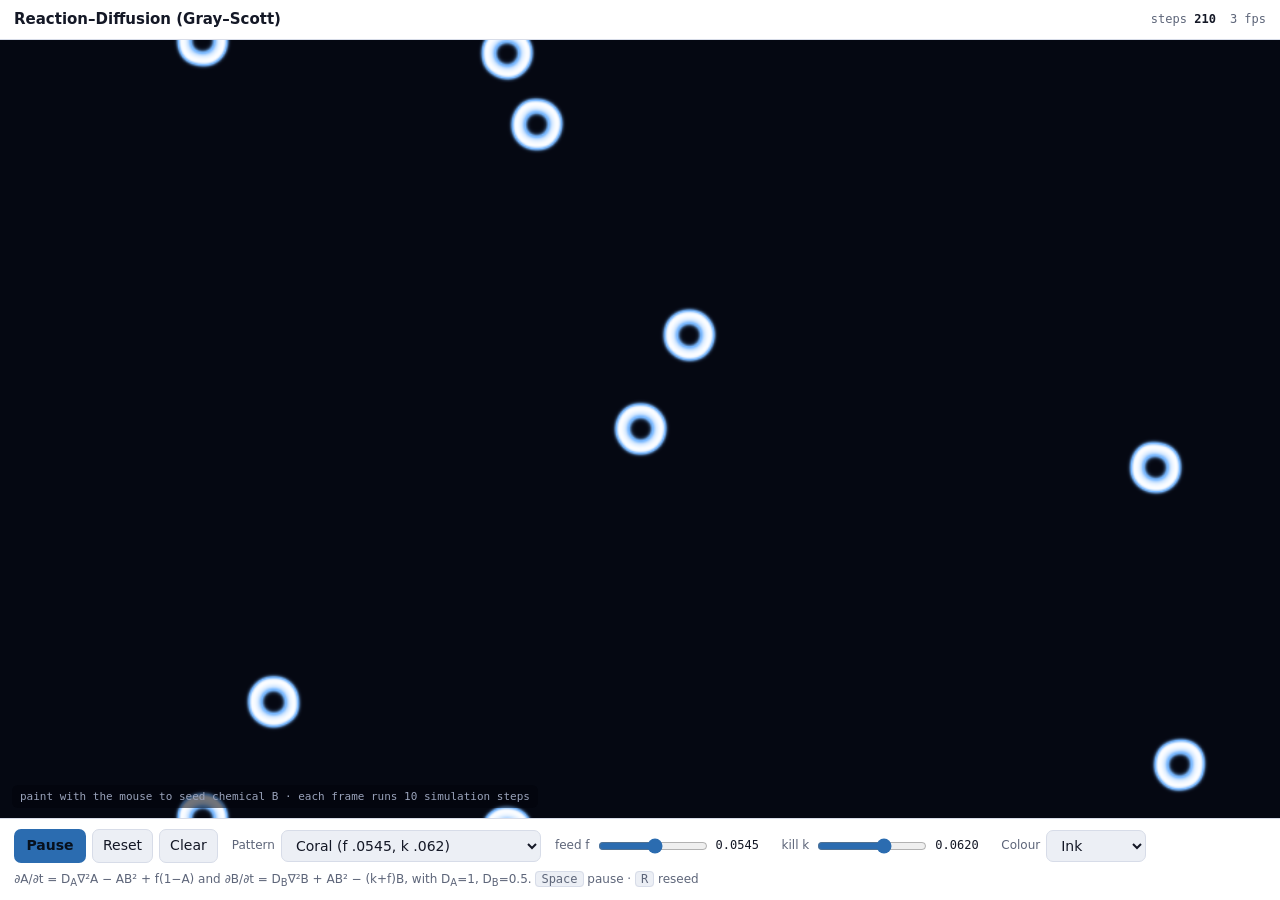
<file: reaction-diffusion/index.html>
<!doctype html>
<html lang="en">
<head>
<meta charset="utf-8">
<meta name="viewport" content="width=device-width, initial-scale=1">
<title>Reaction–Diffusion</title>
<meta name="description" content="Gray–Scott reaction-diffusion on the GPU: two chemicals, two equations, and the spots, stripes, corals and mitosis patterns they produce. Paint with the mouse.">
<style>
  :root{--bg:#070a12;--panel:#10141f;--panel2:#171c2b;--line:#262d40;--text:#e7eaf2;--muted:#8b93a9;--accent:#79b8ff;
    --font:ui-sans-serif,system-ui,-apple-system,"Segoe UI",Roboto,Helvetica,Arial,sans-serif;--mono:ui-monospace,SFMono-Regular,Menlo,Consolas,monospace}
  @media (prefers-color-scheme:light){:root:not([data-theme=dark]){--bg:#f4f6fa;--panel:#fff;--panel2:#eceff5;--line:#d7dce8;--text:#141826;--muted:#5d6579;--accent:#2b6cb0}}
  *{box-sizing:border-box}html,body{margin:0;height:100%}
  body{background:var(--bg);color:var(--text);font-family:var(--font);font-size:14px;line-height:1.4}
  .app{display:grid;grid-template-rows:auto 1fr auto;height:100%;min-height:520px}
  header{display:flex;align-items:center;gap:12px;padding:9px 14px;border-bottom:1px solid var(--line);background:var(--panel);flex-wrap:wrap}
  header h1{font-size:15px;margin:0;font-weight:600}
  .stats{margin-left:auto;font-family:var(--mono);font-size:12px;color:var(--muted);display:flex;gap:14px}.stats b{color:var(--text);font-weight:600}
  .stage{position:relative;background:#03050b;overflow:hidden}canvas{display:block;width:100%;height:100%;touch-action:none;cursor:crosshair}
  .hud{position:absolute;left:12px;bottom:10px;font-family:var(--mono);font-size:11px;color:#9aa3bb;pointer-events:none;background:rgba(3,5,11,.55);padding:4px 8px;border-radius:6px}
  .controls{display:flex;flex-wrap:wrap;gap:8px 14px;align-items:center;padding:10px 14px;border-top:1px solid var(--line);background:var(--panel)}
  .group{display:flex;align-items:center;gap:6px}label{color:var(--muted);font-size:12px;white-space:nowrap}
  select,button{font:inherit;color:var(--text);background:var(--panel2);border:1px solid var(--line);border-radius:7px;padding:6px 10px;cursor:pointer}
  button.primary{background:var(--accent);color:#07101c;border-color:transparent;font-weight:600;min-width:72px}button:hover{filter:brightness(1.08)}
  input[type=range]{accent-color:var(--accent);width:110px}.val{font-family:var(--mono);font-size:12px;min-width:52px}
  .hint{width:100%;color:var(--muted);font-size:12px}.hint kbd{font-family:var(--mono);background:var(--panel2);border:1px solid var(--line);border-radius:4px;padding:0 5px}
  @media (max-width:640px){.stats{width:100%;margin-left:0}input[type=range]{width:80px}}
</style>
</head>
<body>
<div class="app">
  <header><h1 id="title">Reaction–Diffusion (Gray–Scott)</h1><div class="stats"><span>steps <b id="steps">0</b></span><span id="fps"></span></div></header>
  <div class="stage"><canvas id="c"></canvas><div class="hud">paint with the mouse to seed chemical B · each frame runs 10 simulation steps</div></div>
  <div class="controls">
    <div class="group"><button class="primary" id="play">Pause</button><button id="reset">Reset</button><button id="clear">Clear</button></div>
    <div class="group"><label for="preset">Pattern</label>
      <select id="preset">
        <option value="0.0545,0.062">Coral (f .0545, k .062)</option>
        <option value="0.0367,0.0649">Mitosis (f .0367, k .0649)</option>
        <option value="0.030,0.062">Spots (f .030, k .062)</option>
        <option value="0.025,0.060">Stripes / worms (f .025, k .060)</option>
        <option value="0.014,0.054">Moving spots (f .014, k .054)</option>
        <option value="0.078,0.061">Holes (f .078, k .061)</option>
        <option value="0.022,0.051">Chaos (f .022, k .051)</option>
        <option value="0.0620,0.0609">Solitons (f .062, k .0609)</option>
        <option value="custom">Custom (sliders)</option>
      </select></div>
    <div class="group"><label for="f">feed f</label><input type="range" id="f" min="0.005" max="0.10" step="0.0005" value="0.0545"><span class="val" id="fval">0.0545</span></div>
    <div class="group"><label for="k">kill k</label><input type="range" id="k" min="0.040" max="0.075" step="0.0002" value="0.062"><span class="val" id="kval">0.0620</span></div>
    <div class="group"><label for="palette">Colour</label><select id="palette"><option value="0">Ink</option><option value="1">Thermal</option><option value="2">Ocean</option><option value="3">Mono</option></select></div>
    <div class="hint">∂A/∂t = D<sub>A</sub>∇²A − AB² + f(1−A) and ∂B/∂t = D<sub>B</sub>∇²B + AB² − (k+f)B, with D<sub>A</sub>=1, D<sub>B</sub>=0.5. <kbd>Space</kbd> pause · <kbd>R</kbd> reseed</div>
  </div>
</div>
<script>
(() => {
  const $=id=>document.getElementById(id);
  const ui={play:$('play'),reset:$('reset'),clear:$('clear'),preset:$('preset'),f:$('f'),k:$('k'),fval:$('fval'),kval:$('kval'),palette:$('palette'),steps:$('steps'),fps:$('fps')};
  const c=$('c'); const gl=c.getContext('webgl',{preserveDrawingBuffer:false,antialias:false});
  if(!gl){document.querySelector('.hud').textContent='WebGL is not available in this browser.';return;}
  const halfFloat=gl.getExtension('OES_texture_half_float'); gl.getExtension('OES_texture_half_float_linear'); const floatTex=gl.getExtension('OES_texture_float');
  const cbf=gl.getExtension('WEBGL_color_buffer_float'); const cbhf=gl.getExtension('EXT_color_buffer_half_float');
  // pick a renderable float type
  function tryType(type){const t=gl.createTexture();gl.bindTexture(gl.TEXTURE_2D,t);gl.texImage2D(gl.TEXTURE_2D,0,gl.RGBA,4,4,0,gl.RGBA,type,null);gl.texParameteri(gl.TEXTURE_2D,gl.TEXTURE_MIN_FILTER,gl.NEAREST);gl.texParameteri(gl.TEXTURE_2D,gl.TEXTURE_MAG_FILTER,gl.NEAREST);const fb=gl.createFramebuffer();gl.bindFramebuffer(gl.FRAMEBUFFER,fb);gl.framebufferTexture2D(gl.FRAMEBUFFER,gl.COLOR_ATTACHMENT0,gl.TEXTURE_2D,t,0);const ok=gl.checkFramebufferStatus(gl.FRAMEBUFFER)===gl.FRAMEBUFFER_COMPLETE;gl.bindFramebuffer(gl.FRAMEBUFFER,null);gl.deleteFramebuffer(fb);gl.deleteTexture(t);return ok;}
  let TYPE=null; if(floatTex&&tryType(gl.FLOAT))TYPE=gl.FLOAT; else if(halfFloat&&tryType(halfFloat.HALF_FLOAT_OES))TYPE=halfFloat.HALF_FLOAT_OES; else TYPE=gl.UNSIGNED_BYTE;
  const quad=gl.createBuffer(); gl.bindBuffer(gl.ARRAY_BUFFER,quad); gl.bufferData(gl.ARRAY_BUFFER,new Float32Array([-1,-1,1,-1,-1,1,1,1]),gl.STATIC_DRAW);
  const VS=`attribute vec2 p; varying vec2 uv; void main(){uv=p*0.5+0.5; gl_Position=vec4(p,0.,1.);}`;
  const SIM=`precision highp float; varying vec2 uv; uniform sampler2D tex; uniform vec2 px; uniform float f,k,dA,dB; uniform vec3 brush; // x,y,radius (radius<=0 = none)
    void main(){
      vec2 c=texture2D(tex,uv).xy;
      vec2 l=texture2D(tex,fract(uv-vec2(px.x,0.))).xy, r=texture2D(tex,fract(uv+vec2(px.x,0.))).xy, u=texture2D(tex,fract(uv+vec2(0.,px.y))).xy, d=texture2D(tex,fract(uv-vec2(0.,px.y))).xy;
      vec2 ul=texture2D(tex,fract(uv+vec2(-px.x,px.y))).xy, ur=texture2D(tex,fract(uv+px)).xy, dl=texture2D(tex,fract(uv-px)).xy, dr=texture2D(tex,fract(uv+vec2(px.x,-px.y))).xy;
      vec2 lap=(l+r+u+d)*0.2+(ul+ur+dl+dr)*0.05-c;
      float A=c.x,B=c.y; float abb=A*B*B;
      float nA=A+(dA*lap.x-abb+f*(1.-A)); float nB=B+(dB*lap.y+abb-(k+f)*B);
      if(brush.z>0.0){ float dist=distance(uv/px,brush.xy); if(dist<brush.z){ nB=max(nB,0.9); } }
      gl_FragColor=vec4(clamp(nA,0.,1.),clamp(nB,0.,1.),0.,1.);
    }`;
  const SHOW=`precision highp float; varying vec2 uv; uniform sampler2D tex; uniform int pal;
    vec3 ink(float v){ return mix(vec3(0.02,0.03,0.07), mix(vec3(0.47,0.72,1.0), vec3(1.0), smoothstep(0.5,1.0,v)), smoothstep(0.0,0.5,v)); }
    vec3 thermal(float v){ return v<0.5? mix(vec3(0.0,0.0,0.15),vec3(0.9,0.2,0.1),v*2.0) : mix(vec3(0.9,0.2,0.1),vec3(1.0,0.95,0.7),(v-0.5)*2.0); }
    vec3 ocean(float v){ return mix(vec3(0.0,0.05,0.12), mix(vec3(0.0,0.6,0.7),vec3(0.85,1.0,0.95),smoothstep(0.4,1.0,v)), smoothstep(0.0,0.6,v)); }
    void main(){ vec2 ab=texture2D(tex,uv).xy; float v=clamp((ab.y)/0.4,0.,1.); vec3 col;
      if(pal==0) col=ink(v); else if(pal==1) col=thermal(v); else if(pal==2) col=ocean(v); else col=vec3(1.0-v);
      gl_FragColor=vec4(col,1.); }`;
  function prog(fs){const p=gl.createProgram(); for(const [t,s] of [[gl.VERTEX_SHADER,VS],[gl.FRAGMENT_SHADER,fs]]){const sh=gl.createShader(t);gl.shaderSource(sh,s);gl.compileShader(sh); if(!gl.getShaderParameter(sh,gl.COMPILE_STATUS)) throw new Error(gl.getShaderInfoLog(sh)); gl.attachShader(p,sh);} gl.linkProgram(p); const loc=gl.getAttribLocation(p,'p'); return {p,loc};}
  const simP=prog(SIM), showP=prog(SHOW);
  let W=0,H=0,texA,texB,fbA,fbB,steps=0,running=true,brush={x:-1,y:-1,r:0};
  function mkTex(){const t=gl.createTexture();gl.bindTexture(gl.TEXTURE_2D,t);gl.texParameteri(gl.TEXTURE_2D,gl.TEXTURE_MIN_FILTER,gl.NEAREST);gl.texParameteri(gl.TEXTURE_2D,gl.TEXTURE_MAG_FILTER,gl.NEAREST);gl.texParameteri(gl.TEXTURE_2D,gl.TEXTURE_WRAP_S,gl.CLAMP_TO_EDGE);gl.texParameteri(gl.TEXTURE_2D,gl.TEXTURE_WRAP_T,gl.CLAMP_TO_EDGE);gl.texImage2D(gl.TEXTURE_2D,0,gl.RGBA,W,H,0,gl.RGBA,TYPE,null);const fb=gl.createFramebuffer();gl.bindFramebuffer(gl.FRAMEBUFFER,fb);gl.framebufferTexture2D(gl.FRAMEBUFFER,gl.COLOR_ATTACHMENT0,gl.TEXTURE_2D,t,0);return [t,fb];}
  function resize(){const st=c.parentElement; const scale=Math.min(1,900/Math.max(st.clientWidth,1)); W=Math.max(64,Math.floor(st.clientWidth*scale)); H=Math.max(64,Math.floor(st.clientHeight*scale)); c.width=W;c.height=H; [texA,fbA]=mkTex(); [texB,fbB]=mkTex(); seed();}
  function seed(clear=false){ // A=1 everywhere, B seeded in a few blobs
    const data=new Float32Array(W*H*4); for(let i=0;i<W*H;i++){data[i*4]=1;}
    if(!clear){ const blobs=[[W/2,H/2]]; for(let b=0;b<7;b++)blobs.push([Math.random()*W,Math.random()*H]);
      for(const [bx,by] of blobs){const cx=bx|0,cy=by|0,r=Math.max(6,Math.round(Math.min(W,H)/40)); for(let y=-r;y<=r;y++)for(let x=-r;x<=r;x++){if(x*x+y*y>r*r)continue;const X=(cx+x+W)%W,Y=(cy+y+H)%H;const i=(Y*W+X)*4;data[i]=0.5;data[i+1]=0.25+Math.random()*0.1;}} }
    const upload=TYPE===gl.FLOAT?data:TYPE===gl.UNSIGNED_BYTE?Uint8Array.from(data,v=>v*255):toHalf(data);
    for(const t of [texA,texB]){gl.bindTexture(gl.TEXTURE_2D,t);gl.texImage2D(gl.TEXTURE_2D,0,gl.RGBA,W,H,0,gl.RGBA,TYPE,upload);} steps=0; ui.steps.textContent=0;}
  function toHalf(f32){const out=new Uint16Array(f32.length); for(let i=0;i<f32.length;i++){const v=f32[i]; out[i]=v>=1?0x3C00:v<=0?0:(()=>{const e=Math.floor(Math.log2(v)); const m=v/Math.pow(2,e)-1; return ((e+15)<<10)|Math.round(m*1024);})();} return out;}
  function bind(P){gl.useProgram(P.p);gl.bindBuffer(gl.ARRAY_BUFFER,quad);gl.enableVertexAttribArray(P.loc);gl.vertexAttribPointer(P.loc,2,gl.FLOAT,false,0,0);}
  function simStep(){bind(simP); gl.viewport(0,0,W,H);
    gl.uniform2f(gl.getUniformLocation(simP.p,'px'),1/W,1/H); gl.uniform1f(gl.getUniformLocation(simP.p,'f'),+ui.f.value); gl.uniform1f(gl.getUniformLocation(simP.p,'k'),+ui.k.value);
    gl.uniform1f(gl.getUniformLocation(simP.p,'dA'),1.0); gl.uniform1f(gl.getUniformLocation(simP.p,'dB'),0.5); gl.uniform3f(gl.getUniformLocation(simP.p,'brush'),brush.x,brush.y,brush.r);
    for(let i=0;i<10;i++){gl.bindFramebuffer(gl.FRAMEBUFFER,fbB); gl.activeTexture(gl.TEXTURE0); gl.bindTexture(gl.TEXTURE_2D,texA); gl.uniform1i(gl.getUniformLocation(simP.p,'tex'),0); gl.drawArrays(gl.TRIANGLE_STRIP,0,4); [texA,texB]=[texB,texA];[fbA,fbB]=[fbB,fbA]; if(i===0)gl.uniform3f(gl.getUniformLocation(simP.p,'brush'),-1,-1,0);} steps+=10;}
  function show(){bind(showP); gl.bindFramebuffer(gl.FRAMEBUFFER,null); gl.viewport(0,0,W,H); gl.activeTexture(gl.TEXTURE0); gl.bindTexture(gl.TEXTURE_2D,texA); gl.uniform1i(gl.getUniformLocation(showP.p,'tex'),0); gl.uniform1i(gl.getUniformLocation(showP.p,'pal'),+ui.palette.value); gl.drawArrays(gl.TRIANGLE_STRIP,0,4);}
  let frames=0,fpsT=performance.now();
  function loop(now){ if(running){simStep(); ui.steps.textContent=steps;} show(); frames++; if(now-fpsT>1000){ui.fps.textContent=frames+' fps';frames=0;fpsT=now;} requestAnimationFrame(loop); }
  function setBrush(e,on){const r=c.getBoundingClientRect(); brush.x=(e.clientX-r.left)/r.width*W; brush.y=(1-(e.clientY-r.top)/r.height)*H; brush.r=on?Math.max(3,W/80):0;}
  let painting=false; c.addEventListener('pointerdown',e=>{painting=true;c.setPointerCapture(e.pointerId);setBrush(e,true);}); c.addEventListener('pointermove',e=>{if(painting)setBrush(e,true);}); const stop=()=>{painting=false;brush.r=0;}; c.addEventListener('pointerup',stop);c.addEventListener('pointercancel',stop);
  ui.preset.addEventListener('change',()=>{if(ui.preset.value==='custom')return; const [f,k]=ui.preset.value.split(','); ui.f.value=f;ui.k.value=k; ui.fval.textContent=(+f).toFixed(4); ui.kval.textContent=(+k).toFixed(4); seed();});
  ui.f.addEventListener('input',()=>{ui.fval.textContent=(+ui.f.value).toFixed(4); ui.preset.value='custom';}); ui.k.addEventListener('input',()=>{ui.kval.textContent=(+ui.k.value).toFixed(4); ui.preset.value='custom';});
  ui.play.addEventListener('click',()=>{running=!running;ui.play.textContent=running?'Pause':'Play';}); ui.reset.addEventListener('click',()=>seed()); ui.clear.addEventListener('click',()=>seed(true));
  window.addEventListener('resize',resize);
  window.addEventListener('keydown',e=>{if(e.target.tagName==='INPUT'||e.target.tagName==='SELECT')return; if(e.code==='Space'){e.preventDefault();ui.play.click();} else if(e.key.toLowerCase()==='r')seed();});
  const q=new URLSearchParams(location.search);
  if(q.has('f')&&q.has('k')){ui.f.value=+q.get('f');ui.k.value=+q.get('k');ui.preset.value='custom';ui.fval.textContent=(+ui.f.value).toFixed(4);ui.kval.textContent=(+ui.k.value).toFixed(4);}
  else if(q.has('preset')){const o=[...ui.preset.options].find(o=>o.text.toLowerCase().startsWith(q.get('preset').toLowerCase())); if(o){ui.preset.value=o.value; const [f,k]=o.value.split(','); ui.f.value=f;ui.k.value=k;ui.fval.textContent=(+f).toFixed(4);ui.kval.textContent=(+k).toFixed(4);}}
  if(q.has('palette'))ui.palette.value=q.get('palette');
  resize(); requestAnimationFrame(loop);
})();
</script>
</body>
</html>
</file>
<file: human-ancestor-explorer/assets/index-Bv-X-o0b.css>
*,:before,:after{--tw-border-spacing-x: 0;--tw-border-spacing-y: 0;--tw-translate-x: 0;--tw-translate-y: 0;--tw-rotate: 0;--tw-skew-x: 0;--tw-skew-y: 0;--tw-scale-x: 1;--tw-scale-y: 1;--tw-pan-x: ;--tw-pan-y: ;--tw-pinch-zoom: ;--tw-scroll-snap-strictness: proximity;--tw-gradient-from-position: ;--tw-gradient-via-position: ;--tw-gradient-to-position: ;--tw-ordinal: ;--tw-slashed-zero: ;--tw-numeric-figure: ;--tw-numeric-spacing: ;--tw-numeric-fraction: ;--tw-ring-inset: ;--tw-ring-offset-width: 0px;--tw-ring-offset-color: #fff;--tw-ring-color: rgb(59 130 246 / .5);--tw-ring-offset-shadow: 0 0 #0000;--tw-ring-shadow: 0 0 #0000;--tw-shadow: 0 0 #0000;--tw-shadow-colored: 0 0 #0000;--tw-blur: ;--tw-brightness: ;--tw-contrast: ;--tw-grayscale: ;--tw-hue-rotate: ;--tw-invert: ;--tw-saturate: ;--tw-sepia: ;--tw-drop-shadow: ;--tw-backdrop-blur: ;--tw-backdrop-brightness: ;--tw-backdrop-contrast: ;--tw-backdrop-grayscale: ;--tw-backdrop-hue-rotate: ;--tw-backdrop-invert: ;--tw-backdrop-opacity: ;--tw-backdrop-saturate: ;--tw-backdrop-sepia: ;--tw-contain-size: ;--tw-contain-layout: ;--tw-contain-paint: ;--tw-contain-style: }::backdrop{--tw-border-spacing-x: 0;--tw-border-spacing-y: 0;--tw-translate-x: 0;--tw-translate-y: 0;--tw-rotate: 0;--tw-skew-x: 0;--tw-skew-y: 0;--tw-scale-x: 1;--tw-scale-y: 1;--tw-pan-x: ;--tw-pan-y: ;--tw-pinch-zoom: ;--tw-scroll-snap-strictness: proximity;--tw-gradient-from-position: ;--tw-gradient-via-position: ;--tw-gradient-to-position: ;--tw-ordinal: ;--tw-slashed-zero: ;--tw-numeric-figure: ;--tw-numeric-spacing: ;--tw-numeric-fraction: ;--tw-ring-inset: ;--tw-ring-offset-width: 0px;--tw-ring-offset-color: #fff;--tw-ring-color: rgb(59 130 246 / .5);--tw-ring-offset-shadow: 0 0 #0000;--tw-ring-shadow: 0 0 #0000;--tw-shadow: 0 0 #0000;--tw-shadow-colored: 0 0 #0000;--tw-blur: ;--tw-brightness: ;--tw-contrast: ;--tw-grayscale: ;--tw-hue-rotate: ;--tw-invert: ;--tw-saturate: ;--tw-sepia: ;--tw-drop-shadow: ;--tw-backdrop-blur: ;--tw-backdrop-brightness: ;--tw-backdrop-contrast: ;--tw-backdrop-grayscale: ;--tw-backdrop-hue-rotate: ;--tw-backdrop-invert: ;--tw-backdrop-opacity: ;--tw-backdrop-saturate: ;--tw-backdrop-sepia: ;--tw-contain-size: ;--tw-contain-layout: ;--tw-contain-paint: ;--tw-contain-style: }*,:before,:after{box-sizing:border-box;border-width:0;border-style:solid;border-color:#e5e7eb}:before,:after{--tw-content: ""}html,:host{line-height:1.5;-webkit-text-size-adjust:100%;-moz-tab-size:4;-o-tab-size:4;tab-size:4;font-family:Nunito,Quicksand,"M PLUS Rounded 1c",sans-serif;font-feature-settings:normal;font-variation-settings:normal;-webkit-tap-highlight-color:transparent}body{margin:0;line-height:inherit}hr{height:0;color:inherit;border-top-width:1px}abbr:where([title]){-webkit-text-decoration:underline dotted;text-decoration:underline dotted}h1,h2,h3,h4,h5,h6{font-size:inherit;font-weight:inherit}a{color:inherit;text-decoration:inherit}b,strong{font-weight:bolder}code,kbd,samp,pre{font-family:Roboto Mono,monospace;font-feature-settings:normal;font-variation-settings:normal;font-size:1em}small{font-size:80%}sub,sup{font-size:75%;line-height:0;position:relative;vertical-align:baseline}sub{bottom:-.25em}sup{top:-.5em}table{text-indent:0;border-color:inherit;border-collapse:collapse}button,input,optgroup,select,textarea{font-family:inherit;font-feature-settings:inherit;font-variation-settings:inherit;font-size:100%;font-weight:inherit;line-height:inherit;letter-spacing:inherit;color:inherit;margin:0;padding:0}button,select{text-transform:none}button,input:where([type=button]),input:where([type=reset]),input:where([type=submit]){-webkit-appearance:button;background-color:transparent;background-image:none}:-moz-focusring{outline:auto}:-moz-ui-invalid{box-shadow:none}progress{vertical-align:baseline}::-webkit-inner-spin-button,::-webkit-outer-spin-button{height:auto}[type=search]{-webkit-appearance:textfield;outline-offset:-2px}::-webkit-search-decoration{-webkit-appearance:none}::-webkit-file-upload-button{-webkit-appearance:button;font:inherit}summary{display:list-item}blockquote,dl,dd,h1,h2,h3,h4,h5,h6,hr,figure,p,pre{margin:0}fieldset{margin:0;padding:0}legend{padding:0}ol,ul,menu{list-style:none;margin:0;padding:0}dialog{padding:0}textarea{resize:vertical}input::-moz-placeholder,textarea::-moz-placeholder{opacity:1;color:#9ca3af}input::placeholder,textarea::placeholder{opacity:1;color:#9ca3af}button,[role=button]{cursor:pointer}:disabled{cursor:default}img,svg,video,canvas,audio,iframe,embed,object{display:block;vertical-align:middle}img,video{max-width:100%;height:auto}[hidden]:where(:not([hidden=until-found])){display:none}.pointer-events-none{pointer-events:none}.pointer-events-auto{pointer-events:auto}.fixed{position:fixed}.absolute{position:absolute}.relative{position:relative}.inset-0{top:0;right:0;bottom:0;left:0}.inset-y-0{top:0;bottom:0}.-left-3{left:-.75rem}.-left-\[3px\]{left:-3px}.-top-1{top:-.25rem}.bottom-5{bottom:1.25rem}.left-0{left:0}.left-1\/2{left:50%}.left-3{left:.75rem}.left-5{left:1.25rem}.right-0{right:0}.right-5{right:1.25rem}.right-6{right:1.5rem}.top-1\/2{top:50%}.top-3{top:.75rem}.top-4{top:1rem}.top-6{top:1.5rem}.z-0{z-index:0}.z-10{z-index:10}.z-20{z-index:20}.z-30{z-index:30}.z-40{z-index:40}.z-50{z-index:50}.mx-2{margin-left:.5rem;margin-right:.5rem}.-mt-1{margin-top:-.25rem}.mb-0\.5{margin-bottom:.125rem}.mb-1{margin-bottom:.25rem}.mb-1\.5{margin-bottom:.375rem}.mb-2{margin-bottom:.5rem}.mb-3{margin-bottom:.75rem}.mb-4{margin-bottom:1rem}.mb-6{margin-bottom:1.5rem}.mt-0\.5{margin-top:.125rem}.mt-1{margin-top:.25rem}.mt-1\.5{margin-top:.375rem}.mt-2\.5{margin-top:.625rem}.mt-3{margin-top:.75rem}.block{display:block}.inline{display:inline}.flex{display:flex}.inline-flex{display:inline-flex}.grid{display:grid}.hidden{display:none}.h-0{height:0px}.h-10{height:2.5rem}.h-11{height:2.75rem}.h-12{height:3rem}.h-16{height:4rem}.h-2{height:.5rem}.h-2\.5{height:.625rem}.h-3\.5{height:.875rem}.h-4{height:1rem}.h-6{height:1.5rem}.h-8{height:2rem}.h-9{height:2.25rem}.h-\[1\.5px\]{height:1.5px}.h-\[46vh\]{height:46vh}.h-full{height:100%}.h-screen{height:100vh}.max-h-\[140px\]{max-height:140px}.max-h-\[70vh\]{max-height:70vh}.min-h-0{min-height:0px}.w-0{width:0px}.w-10{width:2.5rem}.w-11{width:2.75rem}.w-16{width:4rem}.w-2\.5{width:.625rem}.w-3\.5{width:.875rem}.w-4{width:1rem}.w-6{width:1.5rem}.w-8{width:2rem}.w-9{width:2.25rem}.w-\[1\.5px\]{width:1.5px}.w-full{width:100%}.w-screen{width:100vw}.max-w-2xl{max-width:42rem}.max-w-\[280px\]{max-width:280px}.max-w-sm{max-width:24rem}.max-w-xs{max-width:20rem}.flex-1{flex:1 1 0%}.flex-none{flex:none}.shrink-0{flex-shrink:0}.-translate-x-1\/2{--tw-translate-x: -50%;transform:translate(var(--tw-translate-x),var(--tw-translate-y)) rotate(var(--tw-rotate)) skew(var(--tw-skew-x)) skewY(var(--tw-skew-y)) scaleX(var(--tw-scale-x)) scaleY(var(--tw-scale-y))}.-translate-y-1\/2{--tw-translate-y: -50%;transform:translate(var(--tw-translate-x),var(--tw-translate-y)) rotate(var(--tw-rotate)) skew(var(--tw-skew-x)) skewY(var(--tw-skew-y)) scaleX(var(--tw-scale-x)) scaleY(var(--tw-scale-y))}.scale-\[1\.02\]{--tw-scale-x: 1.02;--tw-scale-y: 1.02;transform:translate(var(--tw-translate-x),var(--tw-translate-y)) rotate(var(--tw-rotate)) skew(var(--tw-skew-x)) skewY(var(--tw-skew-y)) scaleX(var(--tw-scale-x)) scaleY(var(--tw-scale-y))}.scale-\[1\.03\]{--tw-scale-x: 1.03;--tw-scale-y: 1.03;transform:translate(var(--tw-translate-x),var(--tw-translate-y)) rotate(var(--tw-rotate)) skew(var(--tw-skew-x)) skewY(var(--tw-skew-y)) scaleX(var(--tw-scale-x)) scaleY(var(--tw-scale-y))}.transform{transform:translate(var(--tw-translate-x),var(--tw-translate-y)) rotate(var(--tw-rotate)) skew(var(--tw-skew-x)) skewY(var(--tw-skew-y)) scaleX(var(--tw-scale-x)) scaleY(var(--tw-scale-y))}@keyframes ping{75%,to{transform:scale(2);opacity:0}}.animate-ping{animation:ping 1s cubic-bezier(0,0,.2,1) infinite}@keyframes pulse{50%{opacity:.5}}.animate-pulse{animation:pulse 2s cubic-bezier(.4,0,.6,1) infinite}@keyframes spin{to{transform:rotate(360deg)}}.animate-spin{animation:spin 1s linear infinite}.cursor-grab{cursor:grab}.cursor-pointer{cursor:pointer}.select-none{-webkit-user-select:none;-moz-user-select:none;user-select:none}.grid-cols-1{grid-template-columns:repeat(1,minmax(0,1fr))}.grid-cols-2{grid-template-columns:repeat(2,minmax(0,1fr))}.flex-row{flex-direction:row}.flex-col{flex-direction:column}.items-start{align-items:flex-start}.items-end{align-items:flex-end}.items-center{align-items:center}.items-baseline{align-items:baseline}.justify-start{justify-content:flex-start}.justify-center{justify-content:center}.justify-between{justify-content:space-between}.gap-1{gap:.25rem}.gap-1\.5{gap:.375rem}.gap-2{gap:.5rem}.gap-2\.5{gap:.625rem}.gap-3{gap:.75rem}.gap-4{gap:1rem}.space-y-1\.5>:not([hidden])~:not([hidden]){--tw-space-y-reverse: 0;margin-top:calc(.375rem * calc(1 - var(--tw-space-y-reverse)));margin-bottom:calc(.375rem * var(--tw-space-y-reverse))}.space-y-2>:not([hidden])~:not([hidden]){--tw-space-y-reverse: 0;margin-top:calc(.5rem * calc(1 - var(--tw-space-y-reverse)));margin-bottom:calc(.5rem * var(--tw-space-y-reverse))}.space-y-2\.5>:not([hidden])~:not([hidden]){--tw-space-y-reverse: 0;margin-top:calc(.625rem * calc(1 - var(--tw-space-y-reverse)));margin-bottom:calc(.625rem * var(--tw-space-y-reverse))}.space-y-3>:not([hidden])~:not([hidden]){--tw-space-y-reverse: 0;margin-top:calc(.75rem * calc(1 - var(--tw-space-y-reverse)));margin-bottom:calc(.75rem * var(--tw-space-y-reverse))}.space-y-3\.5>:not([hidden])~:not([hidden]){--tw-space-y-reverse: 0;margin-top:calc(.875rem * calc(1 - var(--tw-space-y-reverse)));margin-bottom:calc(.875rem * var(--tw-space-y-reverse))}.space-y-4>:not([hidden])~:not([hidden]){--tw-space-y-reverse: 0;margin-top:calc(1rem * calc(1 - var(--tw-space-y-reverse)));margin-bottom:calc(1rem * var(--tw-space-y-reverse))}.overflow-hidden{overflow:hidden}.overflow-x-auto{overflow-x:auto}.overflow-y-auto{overflow-y:auto}.scroll-smooth{scroll-behavior:smooth}.truncate{overflow:hidden;text-overflow:ellipsis;white-space:nowrap}.rounded{border-radius:.25rem}.rounded-2xl{border-radius:1rem}.rounded-3xl{border-radius:1.5rem}.rounded-full{border-radius:9999px}.rounded-lg{border-radius:.5rem}.rounded-md{border-radius:.375rem}.rounded-xl{border-radius:.75rem}.border{border-width:1px}.border-2{border-width:2px}.border-4{border-width:4px}.border-b{border-bottom-width:1px}.border-b-\[8px\]{border-bottom-width:8px}.border-l{border-left-width:1px}.border-l-\[4px\]{border-left-width:4px}.border-r-\[4px\]{border-right-width:4px}.border-t{border-top-width:1px}.border-dotted{border-style:dotted}.border-\[\#d8c5a4\]{--tw-border-opacity: 1;border-color:rgb(216 197 164 / var(--tw-border-opacity, 1))}.border-amber-200{--tw-border-opacity: 1;border-color:rgb(253 230 138 / var(--tw-border-opacity, 1))}.border-amber-200\/80{border-color:#fde68acc}.border-amber-300{--tw-border-opacity: 1;border-color:rgb(252 211 77 / var(--tw-border-opacity, 1))}.border-black\/10{border-color:#0000001a}.border-emerald-300{--tw-border-opacity: 1;border-color:rgb(110 231 183 / var(--tw-border-opacity, 1))}.border-gray-200{--tw-border-opacity: 1;border-color:rgb(229 231 235 / var(--tw-border-opacity, 1))}.border-park-border-green\/40{border-color:#87bd5266}.border-park-border-green\/50{border-color:#87bd5280}.border-park-card-border{--tw-border-opacity: 1;border-color:rgb(229 225 211 / var(--tw-border-opacity, 1))}.border-park-card-border\/60{border-color:#e5e1d399}.border-park-tree{--tw-border-opacity: 1;border-color:rgb(43 88 92 / var(--tw-border-opacity, 1))}.border-purple-300{--tw-border-opacity: 1;border-color:rgb(216 180 254 / var(--tw-border-opacity, 1))}.border-rose-300{--tw-border-opacity: 1;border-color:rgb(253 164 175 / var(--tw-border-opacity, 1))}.border-sky-300{--tw-border-opacity: 1;border-color:rgb(125 211 252 / var(--tw-border-opacity, 1))}.border-white\/20{border-color:#fff3}.border-white\/80{border-color:#fffc}.border-b-white{--tw-border-opacity: 1;border-bottom-color:rgb(255 255 255 / var(--tw-border-opacity, 1))}.border-l-transparent{border-left-color:transparent}.border-r-transparent{border-right-color:transparent}.border-t-white{--tw-border-opacity: 1;border-top-color:rgb(255 255 255 / var(--tw-border-opacity, 1))}.bg-\[\#eee7d5\]{--tw-bg-opacity: 1;background-color:rgb(238 231 213 / var(--tw-bg-opacity, 1))}.bg-\[\#f4ebd9\]{--tw-bg-opacity: 1;background-color:rgb(244 235 217 / var(--tw-bg-opacity, 1))}.bg-\[\#f6f2e8\]{--tw-bg-opacity: 1;background-color:rgb(246 242 232 / var(--tw-bg-opacity, 1))}.bg-\[\#faf8f2\]{--tw-bg-opacity: 1;background-color:rgb(250 248 242 / var(--tw-bg-opacity, 1))}.bg-\[\#faf8f3\]{--tw-bg-opacity: 1;background-color:rgb(250 248 243 / var(--tw-bg-opacity, 1))}.bg-amber-100{--tw-bg-opacity: 1;background-color:rgb(254 243 199 / var(--tw-bg-opacity, 1))}.bg-amber-100\/80{background-color:#fef3c7cc}.bg-amber-500{--tw-bg-opacity: 1;background-color:rgb(245 158 11 / var(--tw-bg-opacity, 1))}.bg-black\/75{background-color:#000000bf}.bg-emerald-100{--tw-bg-opacity: 1;background-color:rgb(209 250 229 / var(--tw-bg-opacity, 1))}.bg-emerald-500{--tw-bg-opacity: 1;background-color:rgb(16 185 129 / var(--tw-bg-opacity, 1))}.bg-emerald-600{--tw-bg-opacity: 1;background-color:rgb(5 150 105 / var(--tw-bg-opacity, 1))}.bg-gray-100{--tw-bg-opacity: 1;background-color:rgb(243 244 246 / var(--tw-bg-opacity, 1))}.bg-park-card{--tw-bg-opacity: 1;background-color:rgb(252 251 247 / var(--tw-bg-opacity, 1))}.bg-park-card-muted{--tw-bg-opacity: 1;background-color:rgb(244 241 230 / var(--tw-bg-opacity, 1))}.bg-park-card-muted\/80{background-color:#f4f1e6cc}.bg-park-card\/90{background-color:#fcfbf7e6}.bg-park-card\/95{background-color:#fcfbf7f2}.bg-park-land\/20{background-color:#b5d77433}.bg-park-land\/30{background-color:#b5d7744d}.bg-park-sand{--tw-bg-opacity: 1;background-color:rgb(246 243 229 / var(--tw-bg-opacity, 1))}.bg-park-sand\/40{background-color:#f6f3e566}.bg-park-sand\/70{background-color:#f6f3e5b3}.bg-park-tree{--tw-bg-opacity: 1;background-color:rgb(43 88 92 / var(--tw-bg-opacity, 1))}.bg-park-water{--tw-bg-opacity: 1;background-color:rgb(78 166 169 / var(--tw-bg-opacity, 1))}.bg-purple-100{--tw-bg-opacity: 1;background-color:rgb(243 232 255 / var(--tw-bg-opacity, 1))}.bg-purple-500{--tw-bg-opacity: 1;background-color:rgb(168 85 247 / var(--tw-bg-opacity, 1))}.bg-rose-100{--tw-bg-opacity: 1;background-color:rgb(255 228 230 / var(--tw-bg-opacity, 1))}.bg-rose-500{--tw-bg-opacity: 1;background-color:rgb(244 63 94 / var(--tw-bg-opacity, 1))}.bg-sky-100{--tw-bg-opacity: 1;background-color:rgb(224 242 254 / var(--tw-bg-opacity, 1))}.bg-sky-500{--tw-bg-opacity: 1;background-color:rgb(14 165 233 / var(--tw-bg-opacity, 1))}.bg-teal-500{--tw-bg-opacity: 1;background-color:rgb(20 184 166 / var(--tw-bg-opacity, 1))}.bg-white{--tw-bg-opacity: 1;background-color:rgb(255 255 255 / var(--tw-bg-opacity, 1))}.bg-white\/85{background-color:#ffffffd9}.bg-white\/90{background-color:#ffffffe6}.bg-white\/95{background-color:#fffffff2}.bg-gradient-to-br{background-image:linear-gradient(to bottom right,var(--tw-gradient-stops))}.from-amber-50\/70{--tw-gradient-from: rgb(255 251 235 / .7) var(--tw-gradient-from-position);--tw-gradient-to: rgb(255 251 235 / 0) var(--tw-gradient-to-position);--tw-gradient-stops: var(--tw-gradient-from), var(--tw-gradient-to)}.to-orange-50\/40{--tw-gradient-to: rgb(255 247 237 / .4) var(--tw-gradient-to-position)}.fill-current{fill:currentColor}.fill-park-tree{fill:#2b585c}.fill-park-tree\/40{fill:#2b585c66}.stroke-\[1\.75px\]{stroke-width:1.75px}.object-contain{-o-object-fit:contain;object-fit:contain}.p-1{padding:.25rem}.p-1\.5{padding:.375rem}.p-10{padding:2.5rem}.p-3{padding:.75rem}.p-3\.5{padding:.875rem}.p-4{padding:1rem}.p-5{padding:1.25rem}.p-8{padding:2rem}.px-1{padding-left:.25rem;padding-right:.25rem}.px-2{padding-left:.5rem;padding-right:.5rem}.px-2\.5{padding-left:.625rem;padding-right:.625rem}.px-3{padding-left:.75rem;padding-right:.75rem}.px-4{padding-left:1rem;padding-right:1rem}.px-5{padding-left:1.25rem;padding-right:1.25rem}.px-\[12px\]{padding-left:12px;padding-right:12px}.py-0\.5{padding-top:.125rem;padding-bottom:.125rem}.py-1{padding-top:.25rem;padding-bottom:.25rem}.py-1\.5{padding-top:.375rem;padding-bottom:.375rem}.py-2{padding-top:.5rem;padding-bottom:.5rem}.py-2\.5{padding-top:.625rem;padding-bottom:.625rem}.py-3\.5{padding-top:.875rem;padding-bottom:.875rem}.pb-1{padding-bottom:.25rem}.pb-1\.5{padding-bottom:.375rem}.pb-2{padding-bottom:.5rem}.pl-8{padding-left:2rem}.pr-1{padding-right:.25rem}.pr-2{padding-right:.5rem}.pr-3{padding-right:.75rem}.pt-2{padding-top:.5rem}.text-left{text-align:left}.text-center{text-align:center}.text-right{text-align:right}.font-hand{font-family:Gaegu,cursive,sans-serif}.font-mono{font-family:Roboto Mono,monospace}.font-rounded{font-family:"M PLUS Rounded 1c",Nunito,sans-serif}.font-sans{font-family:Nunito,Quicksand,"M PLUS Rounded 1c",sans-serif}.text-2xl{font-size:1.5rem;line-height:2rem}.text-3xl{font-size:1.875rem;line-height:2.25rem}.text-\[10px\]{font-size:10px}.text-\[11px\]{font-size:11px}.text-\[12px\]{font-size:12px}.text-\[13px\]{font-size:13px}.text-\[14px\]{font-size:14px}.text-\[17px\]{font-size:17px}.text-\[19px\]{font-size:19px}.text-\[38px\]{font-size:38px}.text-\[9px\]{font-size:9px}.text-lg{font-size:1.125rem;line-height:1.75rem}.text-sm{font-size:.875rem;line-height:1.25rem}.text-xl{font-size:1.25rem;line-height:1.75rem}.text-xs{font-size:.75rem;line-height:1rem}.font-bold{font-weight:700}.font-extrabold{font-weight:800}.font-medium{font-weight:500}.font-semibold{font-weight:600}.uppercase{text-transform:uppercase}.leading-none{line-height:1}.leading-relaxed{line-height:1.625}.leading-snug{line-height:1.375}.leading-tight{line-height:1.25}.tracking-wide{letter-spacing:.025em}.tracking-wider{letter-spacing:.05em}.tracking-widest{letter-spacing:.1em}.text-amber-200{--tw-text-opacity: 1;color:rgb(253 230 138 / var(--tw-text-opacity, 1))}.text-amber-700{--tw-text-opacity: 1;color:rgb(180 83 9 / var(--tw-text-opacity, 1))}.text-amber-800{--tw-text-opacity: 1;color:rgb(146 64 14 / var(--tw-text-opacity, 1))}.text-amber-900{--tw-text-opacity: 1;color:rgb(120 53 15 / var(--tw-text-opacity, 1))}.text-emerald-700{--tw-text-opacity: 1;color:rgb(4 120 87 / var(--tw-text-opacity, 1))}.text-emerald-800{--tw-text-opacity: 1;color:rgb(6 95 70 / var(--tw-text-opacity, 1))}.text-emerald-900{--tw-text-opacity: 1;color:rgb(6 78 59 / var(--tw-text-opacity, 1))}.text-gray-800{--tw-text-opacity: 1;color:rgb(31 41 55 / var(--tw-text-opacity, 1))}.text-park-accent-orange{--tw-text-opacity: 1;color:rgb(230 126 34 / var(--tw-text-opacity, 1))}.text-park-accent-yellow{--tw-text-opacity: 1;color:rgb(245 166 35 / var(--tw-text-opacity, 1))}.text-park-ink{--tw-text-opacity: 1;color:rgb(31 56 53 / var(--tw-text-opacity, 1))}.text-park-ink-muted{--tw-text-opacity: 1;color:rgb(86 122 114 / var(--tw-text-opacity, 1))}.text-park-ink\/75{color:#1f3835bf}.text-park-ink\/80{color:#1f3835cc}.text-park-ink\/90{color:#1f3835e6}.text-park-tree{--tw-text-opacity: 1;color:rgb(43 88 92 / var(--tw-text-opacity, 1))}.text-purple-900{--tw-text-opacity: 1;color:rgb(88 28 135 / var(--tw-text-opacity, 1))}.text-rose-900{--tw-text-opacity: 1;color:rgb(136 19 55 / var(--tw-text-opacity, 1))}.text-sky-900{--tw-text-opacity: 1;color:rgb(12 74 110 / var(--tw-text-opacity, 1))}.text-white{--tw-text-opacity: 1;color:rgb(255 255 255 / var(--tw-text-opacity, 1))}.text-white\/80{color:#fffc}.opacity-25{opacity:.25}.opacity-70{opacity:.7}.opacity-75{opacity:.75}.opacity-80{opacity:.8}.opacity-85{opacity:.85}.mix-blend-overlay{mix-blend-mode:overlay}.shadow-2xl{--tw-shadow: 0 25px 50px -12px rgb(0 0 0 / .25);--tw-shadow-colored: 0 25px 50px -12px var(--tw-shadow-color);box-shadow:var(--tw-ring-offset-shadow, 0 0 #0000),var(--tw-ring-shadow, 0 0 #0000),var(--tw-shadow)}.shadow-\[-4px_0_15px_rgba\(0\,0\,0\,0\.03\)\]{--tw-shadow: -4px 0 15px rgba(0,0,0,.03);--tw-shadow-colored: -4px 0 15px var(--tw-shadow-color);box-shadow:var(--tw-ring-offset-shadow, 0 0 #0000),var(--tw-ring-shadow, 0 0 #0000),var(--tw-shadow)}.shadow-lg{--tw-shadow: 0 10px 15px -3px rgb(0 0 0 / .1), 0 4px 6px -4px rgb(0 0 0 / .1);--tw-shadow-colored: 0 10px 15px -3px var(--tw-shadow-color), 0 4px 6px -4px var(--tw-shadow-color);box-shadow:var(--tw-ring-offset-shadow, 0 0 #0000),var(--tw-ring-shadow, 0 0 #0000),var(--tw-shadow)}.shadow-md{--tw-shadow: 0 4px 6px -1px rgb(0 0 0 / .1), 0 2px 4px -2px rgb(0 0 0 / .1);--tw-shadow-colored: 0 4px 6px -1px var(--tw-shadow-color), 0 2px 4px -2px var(--tw-shadow-color);box-shadow:var(--tw-ring-offset-shadow, 0 0 #0000),var(--tw-ring-shadow, 0 0 #0000),var(--tw-shadow)}.drop-shadow-\[0_2px_4px_rgba\(0\,0\,0\,0\.3\)\]{--tw-drop-shadow: drop-shadow(0 2px 4px rgba(0,0,0,.3));filter:var(--tw-blur) var(--tw-brightness) var(--tw-contrast) var(--tw-grayscale) var(--tw-hue-rotate) var(--tw-invert) var(--tw-saturate) var(--tw-sepia) var(--tw-drop-shadow)}.drop-shadow-md{--tw-drop-shadow: drop-shadow(0 4px 3px rgb(0 0 0 / .07)) drop-shadow(0 2px 2px rgb(0 0 0 / .06));filter:var(--tw-blur) var(--tw-brightness) var(--tw-contrast) var(--tw-grayscale) var(--tw-hue-rotate) var(--tw-invert) var(--tw-saturate) var(--tw-sepia) var(--tw-drop-shadow)}.drop-shadow-sm{--tw-drop-shadow: drop-shadow(0 1px 1px rgb(0 0 0 / .05));filter:var(--tw-blur) var(--tw-brightness) var(--tw-contrast) var(--tw-grayscale) var(--tw-hue-rotate) var(--tw-invert) var(--tw-saturate) var(--tw-sepia) var(--tw-drop-shadow)}.filter{filter:var(--tw-blur) var(--tw-brightness) var(--tw-contrast) var(--tw-grayscale) var(--tw-hue-rotate) var(--tw-invert) var(--tw-saturate) var(--tw-sepia) var(--tw-drop-shadow)}.backdrop-blur-sm{--tw-backdrop-blur: blur(4px);-webkit-backdrop-filter:var(--tw-backdrop-blur) var(--tw-backdrop-brightness) var(--tw-backdrop-contrast) var(--tw-backdrop-grayscale) var(--tw-backdrop-hue-rotate) var(--tw-backdrop-invert) var(--tw-backdrop-opacity) var(--tw-backdrop-saturate) var(--tw-backdrop-sepia);backdrop-filter:var(--tw-backdrop-blur) var(--tw-backdrop-brightness) var(--tw-backdrop-contrast) var(--tw-backdrop-grayscale) var(--tw-backdrop-hue-rotate) var(--tw-backdrop-invert) var(--tw-backdrop-opacity) var(--tw-backdrop-saturate) var(--tw-backdrop-sepia)}.transition{transition-property:color,background-color,border-color,text-decoration-color,fill,stroke,opacity,box-shadow,transform,filter,backdrop-filter;transition-timing-function:cubic-bezier(.4,0,.2,1);transition-duration:.15s}.transition-all{transition-property:all;transition-timing-function:cubic-bezier(.4,0,.2,1);transition-duration:.15s}.transition-colors{transition-property:color,background-color,border-color,text-decoration-color,fill,stroke;transition-timing-function:cubic-bezier(.4,0,.2,1);transition-duration:.15s}.transition-transform{transition-property:transform;transition-timing-function:cubic-bezier(.4,0,.2,1);transition-duration:.15s}.duration-200{transition-duration:.2s}.duration-300{transition-duration:.3s}.duration-500{transition-duration:.5s}.selection\:bg-amber-200 *::-moz-selection{--tw-bg-opacity: 1;background-color:rgb(253 230 138 / var(--tw-bg-opacity, 1))}.selection\:bg-amber-200 *::selection{--tw-bg-opacity: 1;background-color:rgb(253 230 138 / var(--tw-bg-opacity, 1))}.selection\:bg-park-accent-yellow\/30 *::-moz-selection{background-color:#f5a6234d}.selection\:bg-park-accent-yellow\/30 *::selection{background-color:#f5a6234d}.selection\:text-park-ink *::-moz-selection{--tw-text-opacity: 1;color:rgb(31 56 53 / var(--tw-text-opacity, 1))}.selection\:text-park-ink *::selection{--tw-text-opacity: 1;color:rgb(31 56 53 / var(--tw-text-opacity, 1))}.selection\:bg-amber-200::-moz-selection{--tw-bg-opacity: 1;background-color:rgb(253 230 138 / var(--tw-bg-opacity, 1))}.selection\:bg-amber-200::selection{--tw-bg-opacity: 1;background-color:rgb(253 230 138 / var(--tw-bg-opacity, 1))}.selection\:bg-park-accent-yellow\/30::-moz-selection{background-color:#f5a6234d}.selection\:bg-park-accent-yellow\/30::selection{background-color:#f5a6234d}.selection\:text-park-ink::-moz-selection{--tw-text-opacity: 1;color:rgb(31 56 53 / var(--tw-text-opacity, 1))}.selection\:text-park-ink::selection{--tw-text-opacity: 1;color:rgb(31 56 53 / var(--tw-text-opacity, 1))}.placeholder\:text-park-ink-light::-moz-placeholder{--tw-text-opacity: 1;color:rgb(141 170 163 / var(--tw-text-opacity, 1))}.placeholder\:text-park-ink-light::placeholder{--tw-text-opacity: 1;color:rgb(141 170 163 / var(--tw-text-opacity, 1))}.hover\:scale-110:hover{--tw-scale-x: 1.1;--tw-scale-y: 1.1;transform:translate(var(--tw-translate-x),var(--tw-translate-y)) rotate(var(--tw-rotate)) skew(var(--tw-skew-x)) skewY(var(--tw-skew-y)) scaleX(var(--tw-scale-x)) scaleY(var(--tw-scale-y))}.hover\:border-park-border-green\/60:hover{border-color:#87bd5299}.hover\:border-park-tree\/50:hover{border-color:#2b585c80}.hover\:bg-\[\#e4dcbf\]:hover{--tw-bg-opacity: 1;background-color:rgb(228 220 191 / var(--tw-bg-opacity, 1))}.hover\:bg-amber-100:hover{--tw-bg-opacity: 1;background-color:rgb(254 243 199 / var(--tw-bg-opacity, 1))}.hover\:bg-black\/5:hover{background-color:#0000000d}.hover\:bg-park-land\/20:hover{background-color:#b5d77433}.hover\:bg-park-tree\/90:hover{background-color:#2b585ce6}.hover\:bg-rose-100:hover{--tw-bg-opacity: 1;background-color:rgb(255 228 230 / var(--tw-bg-opacity, 1))}.hover\:bg-white:hover{--tw-bg-opacity: 1;background-color:rgb(255 255 255 / var(--tw-bg-opacity, 1))}.hover\:text-park-ink:hover{--tw-text-opacity: 1;color:rgb(31 56 53 / var(--tw-text-opacity, 1))}.hover\:text-rose-700:hover{--tw-text-opacity: 1;color:rgb(190 18 60 / var(--tw-text-opacity, 1))}.focus\:border-park-tree:focus{--tw-border-opacity: 1;border-color:rgb(43 88 92 / var(--tw-border-opacity, 1))}.focus\:outline-none:focus{outline:2px solid transparent;outline-offset:2px}.focus\:ring-1:focus{--tw-ring-offset-shadow: var(--tw-ring-inset) 0 0 0 var(--tw-ring-offset-width) var(--tw-ring-offset-color);--tw-ring-shadow: var(--tw-ring-inset) 0 0 0 calc(1px + var(--tw-ring-offset-width)) var(--tw-ring-color);box-shadow:var(--tw-ring-offset-shadow),var(--tw-ring-shadow),var(--tw-shadow, 0 0 #0000)}.focus\:ring-park-tree:focus{--tw-ring-opacity: 1;--tw-ring-color: rgb(43 88 92 / var(--tw-ring-opacity, 1))}.active\:scale-95:active{--tw-scale-x: .95;--tw-scale-y: .95;transform:translate(var(--tw-translate-x),var(--tw-translate-y)) rotate(var(--tw-rotate)) skew(var(--tw-skew-x)) skewY(var(--tw-skew-y)) scaleX(var(--tw-scale-x)) scaleY(var(--tw-scale-y))}.active\:cursor-grabbing:active{cursor:grabbing}.disabled\:scale-100:disabled{--tw-scale-x: 1;--tw-scale-y: 1;transform:translate(var(--tw-translate-x),var(--tw-translate-y)) rotate(var(--tw-rotate)) skew(var(--tw-skew-x)) skewY(var(--tw-skew-y)) scaleX(var(--tw-scale-x)) scaleY(var(--tw-scale-y))}.disabled\:cursor-not-allowed:disabled{cursor:not-allowed}.disabled\:opacity-30:disabled{opacity:.3}.group:hover .group-hover\:-translate-x-0\.5{--tw-translate-x: -.125rem;transform:translate(var(--tw-translate-x),var(--tw-translate-y)) rotate(var(--tw-rotate)) skew(var(--tw-skew-x)) skewY(var(--tw-skew-y)) scaleX(var(--tw-scale-x)) scaleY(var(--tw-scale-y))}.group:hover .group-hover\:translate-x-0\.5{--tw-translate-x: .125rem;transform:translate(var(--tw-translate-x),var(--tw-translate-y)) rotate(var(--tw-rotate)) skew(var(--tw-skew-x)) skewY(var(--tw-skew-y)) scaleX(var(--tw-scale-x)) scaleY(var(--tw-scale-y))}.group:hover .group-hover\:text-park-ink{--tw-text-opacity: 1;color:rgb(31 56 53 / var(--tw-text-opacity, 1))}@media(min-width:640px){.sm\:flex{display:flex}.sm\:inline-flex{display:inline-flex}.sm\:text-\[26px\]{font-size:26px}}@media(min-width:768px){.md\:block{display:block}.md\:grid-cols-2{grid-template-columns:repeat(2,minmax(0,1fr))}}@media(min-width:1024px){.lg\:h-full{height:100%}.lg\:w-\[500px\]{width:500px}.lg\:flex-1{flex:1 1 0%}.lg\:flex-none{flex:none}.lg\:flex-row{flex-direction:row}}@media(min-width:1280px){.xl\:w-\[530px\]{width:530px}}
</file>
